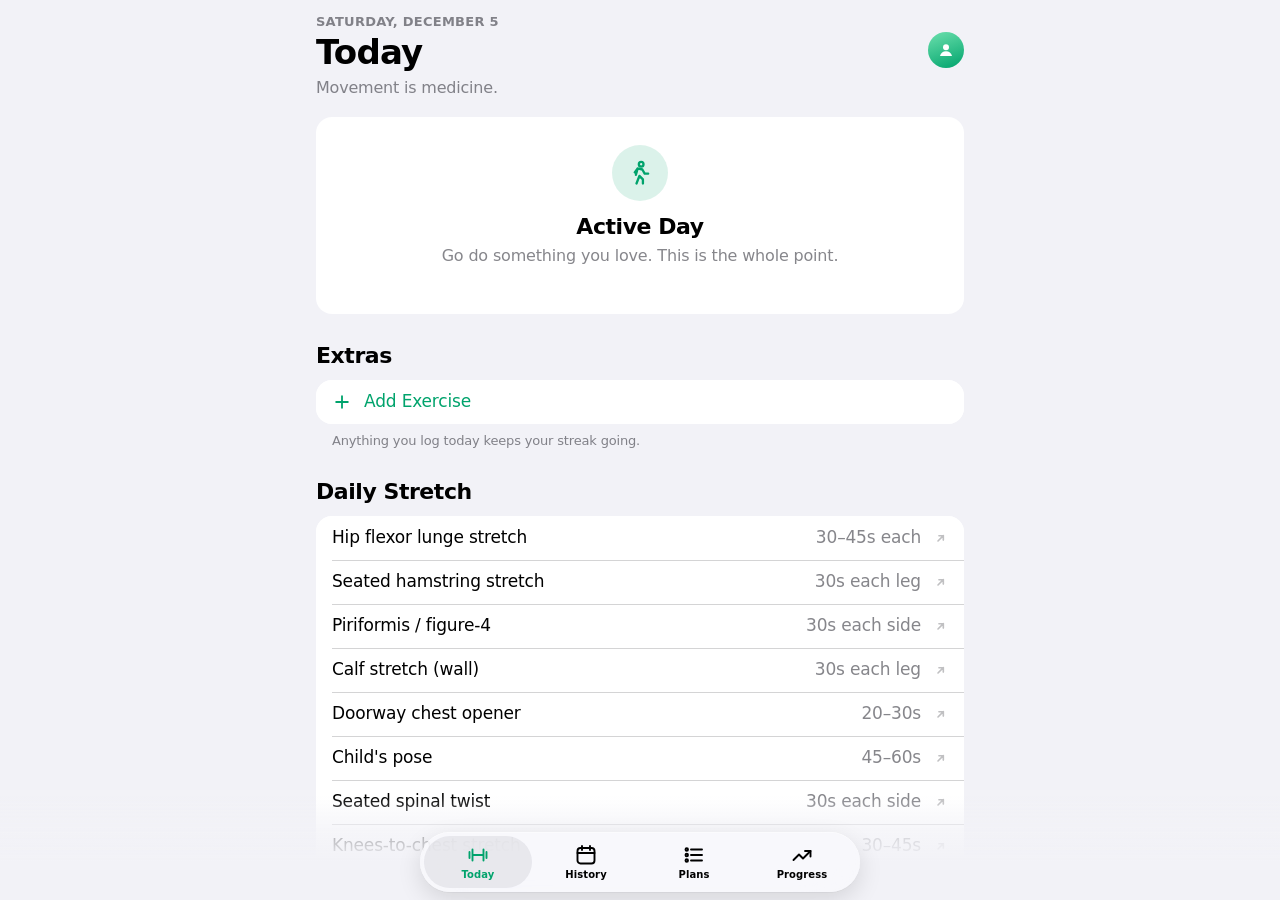
<file: index.html>
<!DOCTYPE html>
<html lang="en">
<head>
<meta charset="UTF-8">
<meta name="viewport" content="width=device-width, initial-scale=1, viewport-fit=cover, user-scalable=no">
<meta name="apple-mobile-web-app-capable" content="yes">
<meta name="mobile-web-app-capable" content="yes">
<meta name="apple-mobile-web-app-status-bar-style" content="black-translucent">
<meta name="apple-mobile-web-app-title" content="Forged">
<meta name="color-scheme" content="light dark">
<meta name="theme-color" content="#000000" id="meta-theme">
<meta http-equiv="Cache-Control" content="no-cache, no-store, must-revalidate">
<meta http-equiv="Pragma" content="no-cache">
<meta http-equiv="Expires" content="0">
<title>Forged</title>
<script>
// Apply the saved appearance before first paint so there's no flash.
(function(){var t;try{t=localStorage.getItem('forged_theme');}catch(e){}
if(t==='light'||t==='dark')document.documentElement.setAttribute('data-theme',t);}());
</script>
<link rel="manifest" href="manifest.webmanifest">
<link rel="apple-touch-icon" href="icons/apple-touch-icon.png">
<link rel="icon" type="image/png" href="icons/icon-192.png">
<link rel="stylesheet" href="css/app.css?v=2.2.3">
</head>
<body>

<div id="app">

  <!-- ═══ TODAY ═══ -->
  <main class="screen active" id="screen-today" data-tab="today">
    <header class="navbar"><div class="navbar-title" id="today-navtitle">Today</div></header>
    <div class="title-row">
      <div class="title-block">
        <div class="eyebrow" id="today-date"></div>
        <h1 class="large-title" id="today-title">Today</h1>
      </div>
      <button class="account-btn" onclick="openSettings()" aria-label="Settings"><span class="account-initial"></span></button>
    </div>
    <p class="title-sub" id="today-motto"></p>
    <div id="today-content"></div>
  </main>

  <!-- ═══ HISTORY ═══ -->
  <main class="screen" id="screen-history" data-tab="history">
    <header class="navbar"><div class="navbar-title">History</div></header>
    <div class="title-row">
      <div class="title-block"><h1 class="large-title">History</h1></div>
      <button class="account-btn" onclick="openSettings()" aria-label="Settings"><span class="account-initial"></span></button>
    </div>
    <div class="pad"><div class="segmented" id="hist-seg"></div></div>

    <div id="hist-cal-view">
      <section class="card cal-card">
        <div class="cal-head">
          <h2 class="cal-month" id="cal-month-label"></h2>
          <div class="cal-arrows">
            <button class="icon-btn" onclick="calPager.prev()" aria-label="Previous month"><svg viewBox="0 0 24 24"><path d="M15 5l-7 7 7 7"/></svg></button>
            <button class="icon-btn" id="cal-next-btn" onclick="calPager.next()" aria-label="Next month"><svg viewBox="0 0 24 24"><path d="M9 5l7 7-7 7"/></svg></button>
          </div>
        </div>
        <div class="cal-dow"><span>S</span><span>M</span><span>T</span><span>W</span><span>T</span><span>F</span><span>S</span></div>
        <div class="cal-viewport"><div class="cal-grid" id="cal-grid"></div></div>
        <div class="cal-legend">
          <span><i class="lg complete"></i>Complete</span>
          <span><i class="lg partial"></i>Partial</span>
          <span><i class="lg missed"></i>Missed</span>
          <span><i class="lg rest"></i>Rest</span>
        </div>
      </section>
      <div id="cal-detail"></div>
      <h2 class="section-title">Weekly Activity</h2>
      <section class="card chart-card">
        <div class="freq-caption">Days trained per week</div>
        <div class="freq-chart" id="freq-chart"></div>
      </section>
    </div>

    <div id="hist-list-view" hidden>
      <div id="history-content"></div>
    </div>
  </main>

  <!-- ═══ PLANS ═══ -->
  <main class="screen" id="screen-plans" data-tab="plans">
    <header class="navbar"><div class="navbar-title">Plans</div></header>
    <div class="title-row">
      <div class="title-block"><h1 class="large-title">Plans</h1></div>
      <button class="round-btn tint" id="plans-add-btn" onclick="plansAdd()" aria-label="New plan"><svg viewBox="0 0 24 24"><path d="M12 5v14M5 12h14"/></svg></button>
      <button class="account-btn" onclick="openSettings()" aria-label="Settings"><span class="account-initial"></span></button>
    </div>
    <div class="pad"><div class="segmented" id="plan-seg"></div></div>

    <div id="plan-tab-week">
      <h2 class="section-title">This Week</h2>
      <div class="list" id="week-assignment"></div>
      <p class="list-footer" id="week-footer"></p>
      <h2 class="section-title">My Plans</h2>
      <div class="list" id="plans-list"></div>
      <h2 class="section-title">Programs</h2>
      <div id="packs-list"></div>
    </div>

    <div id="plan-tab-ex" hidden>
      <div class="pad search-pad"><label class="search"><svg viewBox="0 0 24 24"><circle cx="11" cy="11" r="7"/><path d="M20 20l-3.5-3.5"/></svg><input type="search" id="lib-search" placeholder="Search exercises" autocomplete="off" oninput="renderExLib()"></label></div>
      <div class="chips" id="lib-chips"></div>
      <div id="ex-lib"></div>
    </div>

    <div id="plan-tab-stretch" hidden>
      <div id="stretch-lib"></div>
    </div>
  </main>

  <!-- ═══ PROGRESS ═══ -->
  <main class="screen" id="screen-progress" data-tab="progress">
    <header class="navbar"><div class="navbar-title">Progress</div></header>
    <div class="title-row">
      <div class="title-block">
        <div class="eyebrow" id="progress-name"></div>
        <h1 class="large-title">Progress</h1>
      </div>
      <button class="account-btn" onclick="openSettings()" aria-label="Settings"><span class="account-initial"></span></button>
    </div>
    <div class="tiles" id="standing-stats"></div>
    <div id="monthly-summary-wrap"></div>

    <div class="section-title-row">
      <h2 class="section-title">Muscles Worked</h2>
      <div class="segmented small" id="body-seg"></div>
    </div>
    <section class="card body-card" id="body-map"></section>

    <h2 class="section-title">Personal Records</h2>
    <div class="list" id="pb-showcase"></div>
    <div id="insights"></div>

    <div class="section-title-row">
      <h2 class="section-title">Body Weight</h2>
      <div class="segmented small" id="bw-seg"></div>
    </div>
    <section class="card bw-card">
      <div id="bw-stats-row"></div>
      <div id="bw-chart-area"></div>
      <form class="bw-add" onsubmit="event.preventDefault();saveBwEntry()">
        <input class="field" id="bw-val-input" type="number" inputmode="decimal" placeholder="Today's weight" step="0.1" min="0">
        <button class="btn tint compact" type="submit">Log</button>
      </form>
    </section>
    <div class="list" id="bw-entries"></div>

    <div class="section-title-row">
      <h2 class="section-title">Awards</h2>
      <span class="section-meta" id="badge-count"></span>
    </div>
    <div class="badges" id="badges-grid"></div>

    <div class="section-title-row">
      <h2 class="section-title">Notes</h2>
      <button class="text-btn" onclick="openNoteModal()">Add</button>
    </div>
    <div class="list" id="notes-list"></div>

    <h2 class="section-title">Tools</h2>
    <div class="list">
      <button class="row nav-row" onclick="openORM()">
        <span class="row-icon" style="--c:var(--tint)"><svg viewBox="0 0 24 24"><path d="M4 19V5M4 19h16M8 15l4-5 3 3 5-6"/></svg></span>
        <span class="row-main"><span class="row-title">1 Rep Max Calculator</span></span>
        <svg class="chev" viewBox="0 0 24 24"><path d="M9 5l7 7-7 7"/></svg>
      </button>
      <button class="row nav-row" onclick="openPlates()">
        <span class="row-icon" style="--c:var(--orange)"><svg viewBox="0 0 24 24"><rect x="3" y="7" width="3" height="10" rx="1"/><rect x="18" y="7" width="3" height="10" rx="1"/><rect x="6.5" y="5" width="3" height="14" rx="1"/><rect x="14.5" y="5" width="3" height="14" rx="1"/><path d="M9.5 12h5"/></svg></span>
        <span class="row-main"><span class="row-title">Plate Calculator</span></span>
        <svg class="chev" viewBox="0 0 24 24"><path d="M9 5l7 7-7 7"/></svg>
      </button>
    </div>
  </main>

  <div class="tab-edge" aria-hidden="true"></div>

  <!-- ═══ REST TIMER (floats above the tab bar) ═══ -->
  <div class="rest-pill" id="rest-timer-bar" aria-live="polite">
    <div class="rest-ring">
      <svg viewBox="0 0 44 44"><circle class="track" cx="22" cy="22" r="19"/><circle class="fill" id="rest-ring-fg" cx="22" cy="22" r="19"/></svg>
    </div>
    <div class="rest-body">
      <div class="rest-time" id="rest-timer-num">1:30</div>
      <div class="rest-label" id="rest-timer-label">Rest</div>
    </div>
    <button class="rest-btn" onclick="addRestTime(30)">+30s</button>
    <button class="rest-btn primary" onclick="skipRest()">Skip</button>
  </div>

  <!-- ═══ TAB BAR ═══ -->
  <nav class="tabbar" role="tablist">
    <div class="tab-indicator" id="tab-indicator"></div>
    <button class="tab active" data-tab="today" onclick="showScreen('today')" role="tab">
      <svg viewBox="0 0 24 24"><path d="M6.5 6.5v11M17.5 6.5v11M3.5 9v6M20.5 9v6M6.5 12h11"/></svg><span>Today</span>
    </button>
    <button class="tab" data-tab="history" onclick="showScreen('history')" role="tab">
      <svg viewBox="0 0 24 24"><rect x="3.5" y="5" width="17" height="15.5" rx="3"/><path d="M3.5 10h17M8 3v4M16 3v4"/></svg><span>History</span>
    </button>
    <button class="tab" data-tab="plans" onclick="showScreen('plans')" role="tab">
      <svg viewBox="0 0 24 24"><path d="M9 6.5h11M9 12h11M9 17.5h11"/><circle cx="4.75" cy="6.5" r="1.25"/><circle cx="4.75" cy="12" r="1.25"/><circle cx="4.75" cy="17.5" r="1.25"/></svg><span>Plans</span>
    </button>
    <button class="tab" data-tab="progress" onclick="showScreen('progress')" role="tab">
      <svg viewBox="0 0 24 24"><path d="M3.5 17l5.5-5.5 4 4 7.5-7.5"/><path d="M15 8h5.5v5.5"/></svg><span>Progress</span>
    </button>
  </nav>
</div>



<!-- ═══ HUD / TOAST ═══ -->
<div class="hud" id="toast" role="status"><span class="hud-icon" id="toast-icon"></span><span class="hud-text" id="toast-text"></span><button class="hud-action" id="toast-action" hidden>Undo</button></div>

<!-- ═══════════════ SHEETS ═══════════════ -->

<!-- Log sets -->
<div class="sheet-layer" id="log-modal" aria-hidden="true">
  <div class="scrim"></div>
  <section class="sheet" role="dialog" aria-modal="true" aria-labelledby="lm-title">
    <div class="sheet-grabber"></div>
    <header class="sheet-nav">
      <button class="nav-btn" data-close>Cancel</button>
      <div class="sheet-heading"><h2 class="sheet-title" id="lm-title"></h2><div class="sheet-subtitle" id="lm-sub"></div></div>
      <button class="nav-btn strong" onclick="saveLog()">Save</button>
    </header>
    <div class="sheet-body">
      <div id="lm-prev"></div>
      <div id="lm-prog"></div>
      <div id="lm-options"></div>
      <div id="warmup-grid"></div>
      <div class="sets" id="sets-grid"></div>
      <button class="btn plain add-set" onclick="addSetRow()"><svg viewBox="0 0 24 24"><path d="M12 5v14M5 12h14"/></svg>Add Set</button>
      <div class="field-label">Effort</div>
      <div class="segmented" id="feel-seg"></div>
      <div class="field-label">Note</div>
      <input class="field" id="lm-note" placeholder="Increased weight, felt strong…" enterkeyhint="done">
      <div class="sheet-links" id="lm-links"></div>
    </div>
  </section>
</div>

<!-- Exercise picker (add to today / to a plan) -->
<div class="sheet-layer" id="picker-modal" aria-hidden="true">
  <div class="scrim"></div>
  <section class="sheet tall" role="dialog" aria-modal="true" aria-labelledby="picker-title">
    <div class="sheet-grabber"></div>
    <header class="sheet-nav">
      <span class="nav-spacer"></span>
      <div class="sheet-heading"><h2 class="sheet-title" id="picker-title">Add Exercise</h2></div>
      <button class="nav-btn strong" data-close>Done</button>
    </header>
    <div class="sheet-search">
      <label class="search"><svg viewBox="0 0 24 24"><circle cx="11" cy="11" r="7"/><path d="M20 20l-3.5-3.5"/></svg><input type="search" id="picker-search" placeholder="Search exercises" autocomplete="off" oninput="renderPicker()"></label>
      <div class="chips" id="picker-chips"></div>
    </div>
    <div class="sheet-body flush" id="picker-list"></div>
  </section>
</div>

<!-- Exercise detail (library) -->
<div class="sheet-layer" id="exd-modal" aria-hidden="true">
  <div class="scrim"></div>
  <section class="sheet" role="dialog" aria-modal="true" aria-labelledby="exd-title">
    <div class="sheet-grabber"></div>
    <header class="sheet-nav">
      <button class="nav-btn" data-close>Close</button>
      <div class="sheet-heading"><h2 class="sheet-title" id="exd-title"></h2></div>
      <button class="nav-btn" id="exd-edit">Edit</button>
    </header>
    <div class="sheet-body" id="exd-body"></div>
  </section>
</div>

<!-- Add / edit exercise -->
<div class="sheet-layer" id="ex-modal" aria-hidden="true">
  <div class="scrim"></div>
  <section class="sheet tall" role="dialog" aria-modal="true" aria-labelledby="em-title">
    <div class="sheet-grabber"></div>
    <header class="sheet-nav">
      <button class="nav-btn" data-close>Cancel</button>
      <div class="sheet-heading"><h2 class="sheet-title" id="em-title">New Exercise</h2></div>
      <button class="nav-btn strong" onclick="saveExercise()">Save</button>
    </header>
    <div class="sheet-body">
      <div class="form-list">
        <label class="form-row"><span class="form-key">Name</span><input class="form-input" id="em-name" placeholder="Leg press" autocomplete="off"></label>
        <label class="form-row"><span class="form-key">Muscle</span>
          <select class="form-select" id="em-muscle">
            <option value="legs">Legs</option><option value="back">Back &amp; Core</option><option value="chest">Chest</option>
            <option value="shoulders">Shoulders</option><option value="arms">Arms</option><option value="cardio">Cardio</option>
            <option value="balance">Balance</option><option value="full">Full Body</option>
          </select>
          <svg class="chev updown" viewBox="0 0 24 24"><path d="M8 9l4-4 4 4M8 15l4 4 4-4"/></svg>
        </label>
      </div>
      <div class="field-label">Type</div>
      <div class="segmented" id="em-type-seg"></div>
      <div class="form-list">
        <label class="form-row"><span class="form-key">Target sets</span><input class="form-input num" id="em-sets" type="number" inputmode="numeric" placeholder="3" min="1"></label>
        <label class="form-row"><span class="form-key" id="em-val-label">Target reps</span><input class="form-input num" id="em-val" type="number" inputmode="numeric" placeholder="12" min="1"></label>
        <label class="form-row"><span class="form-key">Guide link</span><input class="form-input" id="em-link" placeholder="Optional" type="url" autocomplete="off"></label>
      </div>
      <div class="field-label">Paired Stretches</div>
      <div class="list inset-none" id="em-stretches"></div>
      <button class="btn destructive-plain" id="em-delete-btn" onclick="deleteCustomEx()" hidden>Delete Exercise</button>
    </div>
  </section>
</div>

<!-- Plan editor -->
<div class="sheet-layer" id="plan-modal" aria-hidden="true">
  <div class="scrim"></div>
  <section class="sheet tall" role="dialog" aria-modal="true" aria-labelledby="pm-title">
    <div class="sheet-grabber"></div>
    <header class="sheet-nav">
      <button class="nav-btn" data-close>Cancel</button>
      <div class="sheet-heading"><h2 class="sheet-title" id="pm-title">Edit Plan</h2></div>
      <button class="nav-btn strong" onclick="savePlan()">Save</button>
    </header>
    <div class="sheet-body">
      <div class="form-list">
        <label class="form-row"><span class="form-key">Name</span><input class="form-input" id="pm-name" placeholder="Upper body" autocomplete="off"></label>
        <div class="form-row"><span class="form-key">Color</span><div class="swatches" id="pm-colors"></div></div>
      </div>
      <div class="field-label">Days</div>
      <div class="day-toggles" id="pm-days"></div>
      <div class="field-label">Exercises <span class="field-hint">Drag ≡ to reorder</span></div>
      <div class="list inset-none" id="pm-ex-list"></div>
      <button class="btn plain" onclick="openPicker('plan')"><svg viewBox="0 0 24 24"><path d="M12 5v14M5 12h14"/></svg>Add Exercises</button>
      <button class="btn destructive-plain" id="pm-delete-btn" onclick="deletePlan()" hidden>Delete Plan</button>
    </div>
  </section>
</div>

<!-- Note -->
<div class="sheet-layer" id="note-modal" aria-hidden="true">
  <div class="scrim"></div>
  <section class="sheet" role="dialog" aria-modal="true" aria-labelledby="note-title">
    <div class="sheet-grabber"></div>
    <header class="sheet-nav">
      <button class="nav-btn" data-close>Cancel</button>
      <div class="sheet-heading"><h2 class="sheet-title" id="note-title">New Note</h2></div>
      <button class="nav-btn strong" onclick="saveNote()">Save</button>
    </header>
    <div class="sheet-body">
      <div class="form-list">
        <label class="form-row"><span class="form-key">Exercise</span>
          <select class="form-select" id="note-ex-sel"><option value="">General</option></select>
          <svg class="chev updown" viewBox="0 0 24 24"><path d="M8 9l4-4 4 4M8 15l4 4 4-4"/></svg>
        </label>
      </div>
      <textarea class="field area" id="note-text" placeholder="Increased to 185 lbs, form felt solid…" rows="5"></textarea>
    </div>
  </section>
</div>

<!-- Progress chart -->
<div class="sheet-layer" id="chart-modal" aria-hidden="true">
  <div class="scrim"></div>
  <section class="sheet tall" role="dialog" aria-modal="true" aria-labelledby="chart-title">
    <div class="sheet-grabber"></div>
    <header class="sheet-nav">
      <span class="nav-spacer"></span>
      <div class="sheet-heading"><h2 class="sheet-title" id="chart-title"></h2></div>
      <button class="nav-btn strong" data-close>Done</button>
    </header>
    <div class="sheet-body">
      <div class="segmented" id="metric-toggle"></div>
      <div class="chart-readout" id="chart-readout"></div>
      <div class="line-chart" id="line-chart-wrap" data-no-drag></div>
      <div class="tiles three" id="chart-stats"></div>
      <div class="field-label">Sessions</div>
      <div class="list inset-none" id="chart-hist-list"></div>
    </div>
  </section>
</div>

<!-- Settings -->
<div class="sheet-layer" id="settings-modal" aria-hidden="true">
  <div class="scrim"></div>
  <section class="sheet tall" role="dialog" aria-modal="true" aria-labelledby="settings-title">
    <div class="sheet-grabber"></div>
    <header class="sheet-nav">
      <span class="nav-spacer"></span>
      <div class="sheet-heading"><h2 class="sheet-title" id="settings-title">Settings</h2></div>
      <button class="nav-btn strong" data-close>Done</button>
    </header>
    <div class="sheet-body grouped">
      <div class="profile-head">
        <div class="avatar-lg"><span class="account-initial"></span></div>
        <input class="profile-name" id="setting-name" placeholder="Your name" autocomplete="off" enterkeyhint="done">
        <div class="profile-since" id="setting-start"></div>
      </div>
      <div class="list">
        <div class="row"><span class="row-main"><span class="row-title">Total workouts</span></span><span class="row-value" id="setting-total">0</span></div>
        <div class="row"><span class="row-main"><span class="row-title">Best streak</span></span><span class="row-value" id="setting-best-streak">0 days</span></div>
        <div class="row"><span class="row-main"><span class="row-title">Days logged</span></span><span class="row-value" id="setting-days">0</span></div>
      </div>

      <div class="group-header">Appearance</div>
      <div class="list"><div class="row"><div class="segmented full" id="theme-seg"></div></div></div>

      <div class="group-header">Workouts</div>
      <div class="list">
        <div class="row"><span class="row-main"><span class="row-title">Keep Screen On</span><span class="row-sub">While a workout is in progress</span></span><button class="switch" role="switch" id="keep-awake-switch" aria-checked="true" aria-label="Keep screen on during workouts"></button></div>
      </div>

      <div class="group-header">Apple Health</div>
      <div class="list">
        <button class="row nav-row" onclick="sendToHealth()">
          <span class="row-icon" style="--c:#FF2D55"><svg viewBox="0 0 24 24"><path d="M12 20s-7-4.4-7-10a4 4 0 017-2.6A4 4 0 0119 10c0 5.6-7 10-7 10z"/></svg></span>
          <span class="row-main"><span class="row-title">Send Today to Health</span><span class="row-sub">Body weight and workout time</span></span>
        </button>
        <button class="row nav-row" onclick="showHealthInfo()">
          <span class="row-main"><span class="row-title">Set Up the Health Shortcut</span></span>
          <svg class="chev" viewBox="0 0 24 24"><path d="M9 5l7 7-7 7"/></svg>
        </button>
      </div>

      <div class="group-header">Backup</div>
      <div class="list">
        <button class="row nav-row" onclick="backupToFile()">
          <span class="row-icon" style="--c:var(--tint)"><svg viewBox="0 0 24 24"><path d="M12 4v11M7.5 10.5L12 15l4.5-4.5M5 19.5h14"/></svg></span>
          <span class="row-main"><span class="row-title">Save Backup File</span></span>
        </button>
        <button class="row nav-row" onclick="document.getElementById('restore-input').click()">
          <span class="row-icon" style="--c:var(--orange)"><svg viewBox="0 0 24 24"><path d="M12 15V4M7.5 8.5L12 4l4.5 4.5M5 19.5h14"/></svg></span>
          <span class="row-main"><span class="row-title">Restore From Backup</span></span>
        </button>
      </div>
      <p class="group-footer" id="backup-status">Saves a .json file of everything — keep it in Files or iCloud Drive.</p>
      <input type="file" accept=".json,application/json" id="restore-input" hidden onchange="restoreFromFile(event)">

      <div class="group-header">Export</div>
      <div class="list">
        <button class="row nav-row" onclick="openExportModal('csv')">
          <span class="row-main"><span class="row-title">Workouts as CSV</span><span class="row-sub">For Strong or Hevy → Apple Health</span></span>
          <svg class="chev" viewBox="0 0 24 24"><path d="M9 5l7 7-7 7"/></svg>
        </button>
        <button class="row nav-row" onclick="openExportModal('json')">
          <span class="row-main"><span class="row-title">All Data as JSON</span><span class="row-sub">Full structured export</span></span>
          <svg class="chev" viewBox="0 0 24 24"><path d="M9 5l7 7-7 7"/></svg>
        </button>
        <button class="row nav-row" onclick="openExportModal('bwcsv')">
          <span class="row-main"><span class="row-title">Body Weight as CSV</span><span class="row-sub">Date, weight, unit</span></span>
          <svg class="chev" viewBox="0 0 24 24"><path d="M9 5l7 7-7 7"/></svg>
        </button>
      </div>

      <div class="list spaced">
        <button class="row destructive" onclick="confirmClear()"><span class="row-main"><span class="row-title">Clear All Data</span></span></button>
      </div>
      <p class="group-footer">Clears workouts, records, notes and body weight. Plans and custom exercises are kept.</p>
    </div>
  </section>
</div>

<!-- Export -->
<div class="sheet-layer" id="export-modal" aria-hidden="true">
  <div class="scrim"></div>
  <section class="sheet" role="dialog" aria-modal="true" aria-labelledby="export-title">
    <div class="sheet-grabber"></div>
    <header class="sheet-nav">
      <span class="nav-spacer"></span>
      <div class="sheet-heading"><h2 class="sheet-title" id="export-title">Export</h2><div class="sheet-subtitle" id="export-sub"></div></div>
      <button class="nav-btn strong" data-close>Done</button>
    </header>
    <div class="sheet-body">
      <pre class="code-preview" id="export-preview"></pre>
      <div class="btn-pair">
        <button class="btn gray" onclick="copyExport()">Copy</button>
        <button class="btn tint" onclick="downloadExport()">Download</button>
      </div>
      <p class="footnote" id="export-health-tip"></p>
    </div>
  </section>
</div>

<!-- Apple Health guide -->
<div class="sheet-layer" id="health-modal" aria-hidden="true">
  <div class="scrim"></div>
  <section class="sheet" role="dialog" aria-modal="true" aria-labelledby="health-title">
    <div class="sheet-grabber"></div>
    <header class="sheet-nav">
      <span class="nav-spacer"></span>
      <div class="sheet-heading"><h2 class="sheet-title" id="health-title">Apple Health Shortcut</h2></div>
      <button class="nav-btn strong" data-close>Done</button>
    </header>
    <div class="sheet-body">
      <p class="lede">Forged is a web app, and only native apps can write to Apple Health directly. A Shortcut you build once bridges the gap: Forged hands it your data and the Shortcut logs it.</p>
      <div class="field-label">Build the Shortcut (once)</div>
      <ol class="steps">
        <li>Open the <strong>Shortcuts</strong> app, tap <strong>+</strong>, and name it exactly <strong>Forged to Health</strong>.</li>
        <li>Add <strong>Get Dictionary from Input</strong>. This reads what Forged sends.</li>
        <li>Add <strong>Get Dictionary Value</strong> and set the key to <strong>weight</strong>.</li>
        <li>Add <strong>If</strong> → <em>Dictionary Value</em> <strong>has any value</strong>.</li>
        <li>Inside the If, add <strong>Log Health Sample</strong>: Type <strong>Weight</strong>, Value <em>Dictionary Value</em>, and the unit you use (lb or kg).</li>
        <li>Optional: if your Shortcuts app has <strong>Log Workout</strong>, add it after the If and use the <strong>workoutStart</strong> and <strong>workoutEnd</strong> values (type: Traditional Strength Training).</li>
      </ol>
      <p class="footnote">The first time it runs, iOS asks to allow Shortcuts to write to Health. After that, use <strong>Send to Apple Health</strong> after a workout or a weigh-in.</p>
      <button class="btn tint" style="margin-top:16px" onclick="sendToHealth()">Test It With Today’s Data</button>
      <div class="field-label">Full workout history</div>
      <ol class="steps"><li>Export workouts as CSV in Settings.</li><li>Import the CSV into <strong>Strong</strong> or <strong>Hevy</strong> (both free).</li><li>Turn on Apple Health in that app — it syncs your sets and workouts.</li></ol>
    </div>
  </section>
</div>

<!-- 1RM calculator -->
<div class="sheet-layer" id="orm-modal" aria-hidden="true">
  <div class="scrim"></div>
  <section class="sheet tall" role="dialog" aria-modal="true" aria-labelledby="orm-title">
    <div class="sheet-grabber"></div>
    <header class="sheet-nav">
      <span class="nav-spacer"></span>
      <div class="sheet-heading"><h2 class="sheet-title" id="orm-title">1 Rep Max</h2></div>
      <button class="nav-btn strong" data-close>Done</button>
    </header>
    <div class="sheet-body">
      <div class="calc-inputs">
        <label class="calc-field"><span>Weight</span><input id="orm-weight" type="number" inputmode="decimal" placeholder="135" min="0" oninput="calcORM()"></label>
        <span class="calc-times">×</span>
        <label class="calc-field"><span>Reps</span><input id="orm-reps" type="number" inputmode="numeric" placeholder="8" min="1" max="30" oninput="calcORM()"></label>
      </div>
      <div class="segmented" id="orm-unit-seg"></div>
      <div id="orm-results"></div>
      <div class="form-list">
        <label class="form-row"><span class="form-key">Load a record</span>
          <select class="form-select" id="orm-pb-select" onchange="loadPBIntoORM()"><option value="">Choose</option></select>
          <svg class="chev updown" viewBox="0 0 24 24"><path d="M8 9l4-4 4 4M8 15l4 4 4-4"/></svg>
        </label>
      </div>
    </div>
  </section>
</div>

<!-- Plate calculator -->
<div class="sheet-layer" id="plates-modal" aria-hidden="true">
  <div class="scrim"></div>
  <section class="sheet" role="dialog" aria-modal="true" aria-labelledby="plates-title">
    <div class="sheet-grabber"></div>
    <header class="sheet-nav">
      <span class="nav-spacer"></span>
      <div class="sheet-heading"><h2 class="sheet-title" id="plates-title">Plate Calculator</h2></div>
      <button class="nav-btn strong" data-close>Done</button>
    </header>
    <div class="sheet-body">
      <div class="calc-inputs single">
        <label class="calc-field"><span>Target weight</span><input id="plate-weight-input" type="number" inputmode="decimal" placeholder="135" min="0" oninput="calcPlates()"></label>
      </div>
      <div class="segmented" id="plate-unit-seg"></div>
      <div class="form-list">
        <label class="form-row"><span class="form-key">Bar</span>
          <select class="form-select" id="plate-bar-select" onchange="calcPlates()"></select>
          <svg class="chev updown" viewBox="0 0 24 24"><path d="M8 9l4-4 4 4M8 15l4 4 4-4"/></svg>
        </label>
      </div>
      <div id="plate-result"></div>
    </div>
  </section>
</div>

<!-- Workout summary -->
<div class="sheet-layer" id="summary-modal" aria-hidden="true">
  <div class="scrim"></div>
  <section class="sheet" role="dialog" aria-modal="true" aria-labelledby="summary-title">
    <div class="sheet-grabber"></div>
    <header class="sheet-nav">
      <span class="nav-spacer"></span>
      <div class="sheet-heading"><h2 class="sheet-title" id="summary-title">Summary</h2></div>
      <button class="nav-btn strong" data-close>Done</button>
    </header>
    <div class="sheet-body" id="summary-body"></div>
  </section>
</div>

<!-- Program detail -->
<div class="sheet-layer" id="program-modal" aria-hidden="true">
  <div class="scrim"></div>
  <section class="sheet tall" role="dialog" aria-modal="true" aria-labelledby="program-title">
    <div class="sheet-grabber"></div>
    <header class="sheet-nav">
      <button class="nav-btn" data-close>Close</button>
      <div class="sheet-heading"><h2 class="sheet-title" id="program-title">Program</h2></div>
      <span class="nav-spacer"></span>
    </header>
    <div class="sheet-body" id="program-body"></div>
  </section>
</div>

<script src="js/motion.js?v=2.2.3"></script>
<script src="js/data.js?v=2.2.3"></script>
<script src="js/body.js?v=2.2.3"></script>
<script src="js/app.js?v=2.2.3"></script>
</body>
</html>
</file>
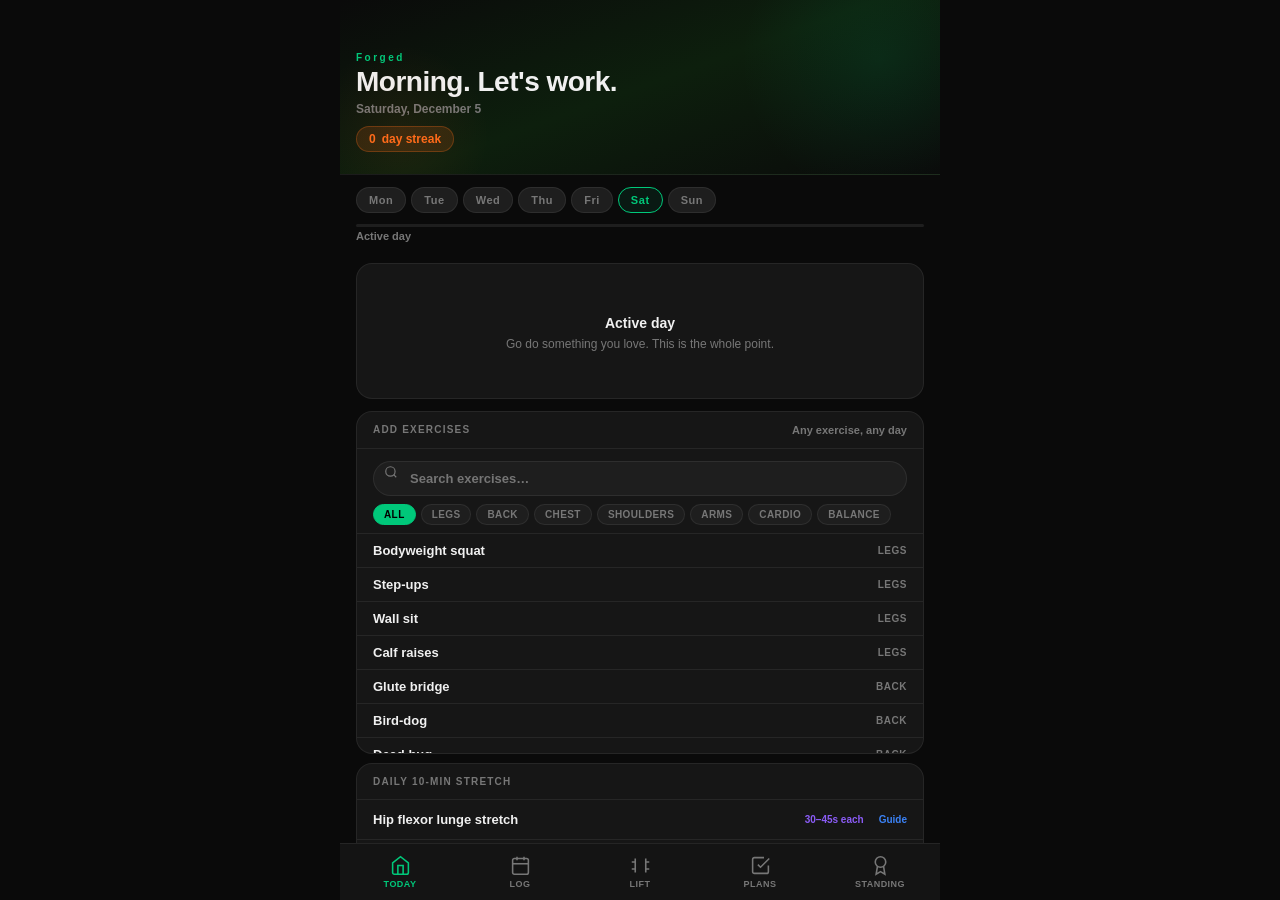
<file: forged-app.html>
<!DOCTYPE html>
<html lang="en">
<head>
<meta charset="UTF-8">
<meta name="viewport" content="width=device-width, initial-scale=1.0, maximum-scale=1.0, user-scalable=no">
<meta name="apple-mobile-web-app-capable" content="yes">
<meta name="apple-mobile-web-app-status-bar-style" content="black-translucent">
<meta name="apple-mobile-web-app-title" content="FORGED">
<meta name="theme-color" content="#0a0a0a">
<title>FORGED</title>
<style>
:root{--fire:#FF6B1A;--fire-l:rgba(255,107,26,0.12);
--green:#00C87A;--green-l:rgba(0,200,122,0.12);--green-d:#009a5c;
--gold:#F5C842;--gold-l:rgba(245,200,66,0.1);
--purple:#8B5CF6;--purple-l:rgba(139,92,246,0.12);
--blue:#3B82F6;--blue-l:rgba(59,130,246,0.12);
--red:#EF4444;--red-l:rgba(239,68,68,0.1);
--dark:#0a0a0a;--dark2:#141414;--dark3:#1e1e1e;--dark4:#282828;
--card:#161616;--text:#f0f0f0;--muted:#777;--border:rgba(255,255,255,0.07);
--safe-bottom:env(safe-area-inset-bottom,0px);
--grad:linear-gradient(160deg,#0a0a0a 0%,#0d1f0d 50%,#0a0a0a 100%);
/* Responsive spacing — scales with screen width */
--sp:clamp(10px, 3.5vw, 16px);
--sp-sm:clamp(8px, 2.5vw, 12px);
--sp-xs:clamp(5px, 1.5vw, 8px);
--r:clamp(12px, 3vw, 16px);
--rs:clamp(8px, 2vw, 10px);}
*{box-sizing:border-box;margin:0;padding:0;-webkit-tap-highlight-color:transparent}
html,body{height:100%;overflow:hidden;font-family:-apple-system,BlinkMacSystemFont,'SF Pro Display',sans-serif;background:var(--dark)}
body{color:var(--text);display:flex;flex-direction:column;max-width:600px;margin:0 auto;width:100%}
.screen{flex:1;overflow-y:auto;overflow-x:hidden;padding-bottom:calc(84px + var(--safe-bottom));display:none;-webkit-overflow-scrolling:touch}
.screen.active{display:block}
.bottom-nav{position:fixed;bottom:0;left:50%;transform:translateX(-50%);width:100%;max-width:600px;background:var(--dark2);backdrop-filter:blur(24px);border-top:0.5px solid var(--border);padding:6px 0 calc(6px + var(--safe-bottom));display:grid;grid-template-columns:repeat(5,1fr);z-index:100}
.nav-btn{display:flex;flex-direction:column;align-items:center;gap:3px;padding:5px 0;border:none;background:none;cursor:pointer;color:var(--muted);font-size:9px;font-weight:700;letter-spacing:.05em;text-transform:uppercase}
.nav-btn.active{color:var(--green)}
.nav-btn svg{width:21px;height:21px;stroke-width:1.8}
.hero{background:var(--grad);padding:52px var(--sp) 22px;position:relative;overflow:hidden;border-bottom:1px solid var(--border)}
.hero::before{content:'';position:absolute;top:-80px;right:-80px;width:280px;height:280px;border-radius:50%;background:radial-gradient(circle,rgba(0,200,122,0.1) 0%,transparent 70%)}
.hero::after{content:'';position:absolute;bottom:-50px;left:-30px;width:180px;height:180px;border-radius:50%;background:radial-gradient(circle,rgba(255,107,26,0.07) 0%,transparent 70%)}
.app-label{font-size:10px;font-weight:900;letter-spacing:.25em;color:var(--green);margin-bottom:4px}
.hero-title{font-size:28px;font-weight:900;letter-spacing:-.5px;line-height:1.1;margin-bottom:4px}
.hero-sub{font-size:12px;color:var(--muted);font-weight:600}
.streak-pill{display:inline-flex;align-items:center;gap:6px;background:rgba(255,107,26,0.14);border:1px solid rgba(255,107,26,0.28);border-radius:20px;padding:5px 12px;font-size:12px;font-weight:800;margin-top:10px;color:var(--fire)}
.page-bar{background:var(--dark2);padding:50px var(--sp) 13px;border-bottom:1px solid var(--border)}
.page-bar-title{font-size:24px;font-weight:900;letter-spacing:-.3px}
.page-bar-sub{font-size:11px;color:var(--muted);margin-top:3px;font-weight:600}
.card{background:var(--card);border-radius:var(--r);margin:var(--sp-sm) var(--sp) 0;overflow:hidden;border:1px solid var(--border)}
.card-header{padding:var(--sp-sm) var(--sp);border-bottom:1px solid var(--border);display:flex;align-items:center;justify-content:space-between}
.card-title{font-size:10px;font-weight:900;color:var(--muted);text-transform:uppercase;letter-spacing:.12em}
.card-action{font-size:12px;font-weight:800;color:var(--green);border:none;background:none;cursor:pointer}
.ex-row{padding:var(--sp-sm) var(--sp);border-bottom:1px solid var(--border);display:flex;align-items:center;gap:11px}
.ex-row:last-child{border-bottom:none}
.ex-check{width:29px;height:29px;border-radius:50%;border:2px solid var(--border);display:flex;align-items:center;justify-content:center;flex-shrink:0;cursor:pointer;transition:all .2s;background:var(--dark3)}
.ex-check.done{background:var(--green);border-color:var(--green);box-shadow:0 0 14px rgba(0,200,122,0.38)}
.ex-check svg{width:14px;height:14px;stroke:#000;opacity:0;transition:opacity .2s}
.ex-check.done svg{opacity:1}
.ex-body{flex:1;min-width:0}
.ex-name{font-size:14px;font-weight:800;color:var(--text)}
.ex-meta{font-size:11px;color:var(--muted);margin-top:2px;font-weight:600}
.ex-prev{font-size:11px;color:var(--green);margin-top:3px;font-weight:700}
.ex-prev-last{font-size:11px;color:var(--muted);margin-top:2px;font-weight:600}
.ex-pb-tag{font-size:10px;color:var(--gold);font-weight:800;margin-top:2px}
.log-btn{background:var(--green-l);color:var(--green);border:1px solid rgba(0,200,122,0.22);border-radius:20px;padding:5px 11px;font-size:11px;font-weight:800;cursor:pointer;flex-shrink:0;white-space:nowrap}
.log-btn.logged{background:var(--green);color:#000;border-color:var(--green)}
.stretch-sug{background:var(--purple-l);border-radius:var(--rs);padding:10px var(--sp);margin:5px var(--sp);border-left:3px solid var(--purple)}
.stretch-sug-title{font-size:10px;font-weight:900;color:var(--purple);margin-bottom:5px;text-transform:uppercase;letter-spacing:.08em}
.stretch-item{display:flex;align-items:center;gap:8px;padding:4px 0;border-bottom:1px solid rgba(139,92,246,0.1)}
.stretch-item:last-child{border-bottom:none}
.stretch-name{font-size:12px;color:var(--text);flex:1;font-weight:500}
.stretch-dur{font-size:10px;color:var(--purple);font-weight:800;white-space:nowrap}
.stretch-link{font-size:10px;color:var(--blue);text-decoration:none;font-weight:800;white-space:nowrap;margin-left:5px}
.prog-wrap{height:3px;background:var(--dark3);margin:11px var(--sp) 3px;border-radius:2px}
.prog-bar{height:3px;border-radius:2px;background:linear-gradient(90deg,var(--green),var(--fire));transition:width .5s}
.prog-label{font-size:11px;color:var(--muted);padding:0 var(--sp) 9px;display:flex;justify-content:space-between;font-weight:700}
.day-tabs{display:flex;gap:5px;padding:var(--sp-sm) var(--sp) 0;overflow-x:auto;scrollbar-width:none}
.day-tabs::-webkit-scrollbar{display:none}
.day-tab{flex-shrink:0;padding:6px 12px;border-radius:20px;border:1px solid var(--border);background:var(--dark3);font-size:11px;font-weight:800;cursor:pointer;color:var(--muted);letter-spacing:.05em}
.day-tab.active{background:var(--green);color:#000;border-color:var(--green)}
.day-tab.today-tab{border-color:var(--green);color:var(--green);background:rgba(0,200,122,0.08)}
.modal-overlay{position:fixed;inset:0;background:rgba(0,0,0,0.8);z-index:200;display:none;align-items:flex-end;justify-content:center;backdrop-filter:blur(5px)}
.modal-overlay.show{display:flex}
.modal{background:var(--dark2);border-radius:22px 22px 0 0;width:100%;max-width:600px;padding:18px var(--sp) calc(22px + var(--safe-bottom));max-height:90vh;overflow-y:auto;border-top:1px solid var(--border)}
.modal-handle{width:36px;height:4px;background:var(--dark4);border-radius:2px;margin:0 auto 14px}
.modal-title{font-size:18px;font-weight:900;margin-bottom:2px;letter-spacing:-.2px}
.modal-sub{font-size:12px;color:var(--muted);margin-bottom:14px;font-weight:600}
.prev-rec-card{background:var(--dark3);border-radius:var(--rs);padding:var(--sp-sm) var(--sp);margin-bottom:14px;border:1px solid rgba(245,200,66,0.18)}
.prev-rec-title{font-size:10px;font-weight:900;color:var(--gold);text-transform:uppercase;letter-spacing:.1em;margin-bottom:9px}
.prev-rec-grid{display:grid;grid-template-columns:repeat(3,1fr);gap:8px}
.prev-stat{text-align:center}
.prev-stat-val{font-size:19px;font-weight:900;color:var(--text);line-height:1}
.prev-stat-val.gold{color:var(--gold)}
.prev-stat-val.green{color:var(--green)}
.prev-stat-val.fire{color:var(--fire)}
.prev-stat-lbl{font-size:10px;color:var(--muted);margin-top:3px;font-weight:700;text-transform:uppercase;letter-spacing:.04em}
.form-label{font-size:10px;font-weight:900;color:var(--muted);text-transform:uppercase;letter-spacing:.08em;margin-bottom:5px;display:block}
.form-input{width:100%;border:1px solid var(--border);border-radius:var(--rs);padding:10px 11px;font-size:15px;background:var(--dark3);color:var(--text);margin-bottom:11px;font-family:inherit}
.form-input:focus{outline:none;border-color:var(--green)}
.form-select{width:100%;border:1px solid var(--border);border-radius:var(--rs);padding:10px 11px;font-size:15px;background:var(--dark3);color:var(--text);margin-bottom:11px}
.seg-ctrl{display:flex;border:1px solid var(--border);border-radius:var(--rs);overflow:hidden;margin-bottom:11px;background:var(--dark3)}
.seg-btn{flex:1;padding:9px 4px;border:none;background:transparent;font-size:11px;font-weight:800;cursor:pointer;color:var(--muted);text-transform:uppercase;letter-spacing:.04em}
.seg-btn.active{background:var(--green);color:#000}
.sets-grid{display:flex;flex-direction:column;gap:7px;margin-bottom:7px}
.set-num{font-size:13px;font-weight:800;color:var(--muted);text-align:center}
.set-input{border:1px solid var(--border);border-radius:var(--rs);padding:9px 4px;font-size:16px;font-weight:900;text-align:center;width:100%;background:var(--dark3);color:var(--text)}
.set-input:focus{outline:none;border-color:var(--green)}
.set-unit{font-size:10px;color:var(--muted);font-weight:700}
.feel-row{display:flex;gap:5px;margin:9px 0}
.feel-btn{flex:1;padding:9px 3px;border-radius:var(--rs);border:1px solid var(--border);background:var(--dark3);font-size:12px;cursor:pointer;text-align:center;color:var(--muted);font-weight:700}
.feel-btn.active{border-color:var(--green);background:var(--green-l);color:var(--green)}
.add-set-btn{width:100%;padding:10px;background:var(--dark3);color:var(--green);border:1px dashed rgba(0,200,122,0.3);border-radius:var(--rs);font-size:11px;font-weight:900;cursor:pointer;margin-bottom:11px;text-transform:uppercase;letter-spacing:.06em}
.btn-primary{width:100%;padding:15px;background:linear-gradient(135deg,var(--green),var(--green-d));color:#000;border:none;border-radius:var(--r);font-size:15px;font-weight:900;cursor:pointer;margin-top:5px;text-transform:uppercase;letter-spacing:.06em}
.btn-primary:active{opacity:.8}
.btn-secondary{width:100%;padding:13px;background:var(--dark3);color:var(--green);border:1px solid rgba(0,200,122,0.25);border-radius:var(--r);font-size:13px;font-weight:800;cursor:pointer;margin-top:7px}
.btn-danger{width:100%;padding:13px;background:none;color:var(--red);border:1px solid rgba(239,68,68,0.25);border-radius:var(--r);font-size:13px;font-weight:800;cursor:pointer;margin-top:7px}
.modal-divider{height:1px;background:var(--border);margin:12px 0}
.modal-sec-label{font-size:10px;font-weight:900;color:var(--muted);text-transform:uppercase;letter-spacing:.08em;margin-bottom:7px}
.search-bar{margin:var(--sp-sm) var(--sp) 0;position:relative}
.search-input{width:100%;border:1px solid var(--border);border-radius:22px;padding:10px 16px 10px 38px;font-size:14px;background:var(--dark3);color:var(--text);font-weight:600}
.search-input:focus{outline:none;border-color:var(--green)}
.search-icon{position:absolute;left:13px;top:50%;transform:translateY(-50%);color:var(--muted)}
.filter-row{display:flex;gap:5px;padding:var(--sp-sm) var(--sp) 0;overflow-x:auto;scrollbar-width:none}
.filter-row::-webkit-scrollbar{display:none}
.filter-pill{flex-shrink:0;padding:5px 11px;border-radius:20px;border:1px solid var(--border);background:var(--dark3);font-size:11px;font-weight:800;cursor:pointer;color:var(--muted);text-transform:uppercase;letter-spacing:.04em}
.filter-pill.active{background:var(--green);color:#000;border-color:var(--green)}
.lib-row{padding:var(--sp-sm) var(--sp);border-bottom:1px solid var(--border);display:flex;align-items:center;gap:11px}
.lib-row:last-child{border-bottom:none}
.lib-icon{width:37px;height:37px;border-radius:10px;display:flex;align-items:center;justify-content:center;font-size:17px;flex-shrink:0;background:var(--dark3)}
.lib-body{flex:1;min-width:0}
.lib-name{font-size:13px;font-weight:800;color:var(--text)}
.lib-meta{font-size:11px;color:var(--muted);margin-top:2px;font-weight:600}
.lib-badge{font-size:9px;font-weight:900;padding:2px 6px;border-radius:20px;background:var(--fire-l);color:var(--fire);border:1px solid rgba(255,107,26,0.2);margin-left:4px;text-transform:uppercase}
.icon-btn{width:31px;height:31px;border-radius:50%;border:none;background:var(--dark3);cursor:pointer;display:flex;align-items:center;justify-content:center;flex-shrink:0}
.icon-btn svg{width:14px;height:14px;stroke:var(--muted);stroke-width:2}
.fab{position:fixed;bottom:calc(84px + var(--safe-bottom) + 13px);right:50%;transform:translateX(calc(50% - 15px));width:52px;height:52px;border-radius:50%;background:linear-gradient(135deg,var(--green),var(--green-d));color:#000;border:none;font-size:28px;font-weight:700;cursor:pointer;box-shadow:0 4px 24px rgba(0,200,122,0.4);display:none;align-items:center;justify-content:center;z-index:90}
.fab.show{display:flex}
.plan-card{background:var(--card);border-radius:var(--r);margin:0 var(--sp) var(--sp-sm);overflow:hidden;border:1px solid var(--border)}
.plan-header{padding:var(--sp);display:flex;align-items:center;gap:var(--sp-sm)}
.plan-dot{width:9px;height:9px;border-radius:50%;flex-shrink:0}
.plan-info{flex:1}
.plan-name{font-size:14px;font-weight:900}
.plan-sub{font-size:11px;color:var(--muted);margin-top:2px;font-weight:600}
.plan-edit-btn{font-size:11px;font-weight:900;color:var(--green);border:none;background:none;cursor:pointer;text-transform:uppercase;letter-spacing:.05em}
.day-assign-row{padding:7px 13px 9px;border-top:1px solid var(--border);display:flex;align-items:center;justify-content:space-between;gap:8px}
.day-pill-sm{font-size:10px;font-weight:900;padding:2px 7px;border-radius:20px;background:var(--green-l);color:var(--green);border:1px solid rgba(0,200,122,0.18)}
.plan-ex-list{padding:var(--sp-xs) var(--sp);display:flex;flex-direction:column;gap:5px}
.plan-ex-item{display:flex;align-items:center;gap:8px;padding:8px 10px;background:var(--dark3);border-radius:var(--rs);border:1px solid var(--border)}
.plan-ex-name{flex:1;font-size:13px;font-weight:700;color:var(--text)}
.stretch-check-list{display:flex;flex-direction:column;gap:4px;margin-bottom:11px;max-height:190px;overflow-y:auto}
.stretch-check-item{display:flex;align-items:center;gap:8px;padding:7px 9px;border:1px solid var(--border);border-radius:var(--rs);cursor:pointer;background:var(--dark3)}
.stretch-check-item.selected{border-color:var(--purple);background:var(--purple-l)}
.stretch-check-item span{font-size:12px;color:var(--text);font-weight:500}
.hist-day{padding:var(--sp-sm) var(--sp);border-bottom:1px solid var(--border)}
.hist-day:last-child{border-bottom:none}
.hist-head{display:flex;justify-content:space-between;align-items:center;margin-bottom:6px}
.hist-date{font-size:13px;font-weight:900}
.hist-badge{font-size:10px;font-weight:900;padding:2px 8px;border-radius:20px;background:var(--green-l);color:var(--green);border:1px solid rgba(0,200,122,0.18)}
.hist-tags{display:flex;flex-wrap:wrap;gap:4px}
.hist-tag{font-size:11px;padding:2px 7px;border-radius:20px;background:var(--dark3);color:var(--muted);border:1px solid var(--border);font-weight:600}
.rec-row{padding:var(--sp-sm) var(--sp);border-bottom:1px solid var(--border);display:flex;align-items:center;gap:11px}
.rec-row:last-child{border-bottom:none}
.rec-icon{width:37px;height:37px;border-radius:10px;display:flex;align-items:center;justify-content:center;font-size:18px;flex-shrink:0;background:var(--dark3)}
.rec-body{flex:1}
.rec-name{font-size:13px;font-weight:800}
.rec-vals{display:flex;gap:9px;margin-top:4px;flex-wrap:wrap}
.rec-val{font-size:11px;color:var(--muted);font-weight:700}
.rec-val.gold{color:var(--gold);font-weight:900}
.chart-wrap{padding:var(--sp-sm) var(--sp) 14px}
.mini-chart{display:flex;align-items:flex-end;gap:3px;height:74px}
.bar-col{display:flex;flex-direction:column;align-items:center;gap:3px;flex:1}
.bar{border-radius:3px 3px 0 0;width:100%;background:var(--dark3);min-height:4px;border:1px solid var(--border)}
.bar.hi{background:linear-gradient(180deg,var(--green),var(--green-d));border-color:var(--green)}
.bar-lbl{font-size:9px;color:var(--muted);font-weight:700}
.standing-hero{background:var(--grad);padding:52px var(--sp) 18px;border-bottom:1px solid var(--border);position:relative;overflow:hidden}
.standing-hero::before{content:'';position:absolute;top:-60px;right:-60px;width:220px;height:220px;border-radius:50%;background:radial-gradient(circle,rgba(0,200,122,0.09) 0%,transparent 70%)}
.s-name{font-size:11px;font-weight:900;color:var(--green);text-transform:uppercase;letter-spacing:.15em;margin-bottom:4px}
.s-title{font-size:26px;font-weight:900;letter-spacing:-.4px;margin-bottom:2px}
.s-sub{font-size:12px;color:var(--muted);font-weight:600}
.stats-grid{display:grid;grid-template-columns:repeat(3,1fr);gap:8px;padding:var(--sp-sm) var(--sp)}
.stat-box{background:var(--dark3);border-radius:var(--rs);padding:11px 8px;text-align:center;border:1px solid var(--border)}
.stat-val{font-size:22px;font-weight:900;line-height:1;margin-bottom:3px}
.stat-lbl{font-size:10px;font-weight:800;color:var(--muted);text-transform:uppercase;letter-spacing:.06em}
.stat-val.green{color:var(--green)}
.stat-val.fire{color:var(--fire)}
.stat-val.gold{color:var(--gold)}
.badges-grid{display:grid;grid-template-columns:repeat(3,1fr);gap:8px;padding:4px var(--sp) var(--sp)}
.badge{background:var(--dark3);border-radius:var(--r);padding:13px 8px;text-align:center;border:1px solid var(--border);position:relative;overflow:hidden}
.badge.earned{border-color:rgba(245,200,66,0.35);background:rgba(245,200,66,0.05)}
.badge-icon{font-size:26px;margin-bottom:5px;display:block;filter:grayscale(1);opacity:.25}
.badge.earned .badge-icon{filter:none;opacity:1}
.badge-name{font-size:10px;font-weight:900;color:var(--muted);text-transform:uppercase;letter-spacing:.04em;line-height:1.3}
.badge.earned .badge-name{color:var(--gold)}
.badge-desc{font-size:9px;color:var(--muted);margin-top:2px;line-height:1.4}
.pb-row-head{display:grid;grid-template-columns:1fr 68px 68px 46px;gap:4px;padding:7px var(--sp);background:var(--dark3)}
.pb-col{font-size:10px;font-weight:900;color:var(--muted);text-transform:uppercase;letter-spacing:.06em;text-align:center}
.pb-col.left{text-align:left}
.pb-row{display:grid;grid-template-columns:1fr 68px 68px 46px;gap:4px;padding:var(--sp-sm) var(--sp);border-bottom:1px solid var(--border);align-items:center}
.pb-row:last-child{border-bottom:none}
.pb-name{font-size:12px;font-weight:800;color:var(--text);line-height:1.3}
.pb-val{font-size:12px;font-weight:900;text-align:center}
.pb-val.gold{color:var(--gold)}
.pb-val.green{color:var(--green)}
.pb-val.fire{color:var(--fire)}
.pb-date{font-size:10px;color:var(--muted);font-weight:700;text-align:center}
.note-row{padding:var(--sp-sm) var(--sp);border-bottom:1px solid var(--border);display:flex;align-items:flex-start;gap:9px}
.note-row:last-child{border-bottom:none}
.note-body{flex:1}
.note-ex{font-size:13px;font-weight:800}
.note-text{font-size:12px;color:var(--muted);margin-top:2px;line-height:1.5;font-weight:500}
.note-date{font-size:10px;color:var(--muted);font-weight:700;white-space:nowrap}
.note-del{width:26px;height:26px;border-radius:50%;border:none;background:var(--red-l);cursor:pointer;display:flex;align-items:center;justify-content:center;flex-shrink:0;color:var(--red);font-size:15px;font-weight:900;margin-top:1px}
.setting-section{background:var(--card);border-radius:var(--r);margin:var(--sp-sm) var(--sp) 0;overflow:hidden;border:1px solid var(--border)}
.setting-row{padding:var(--sp-sm) var(--sp);border-bottom:1px solid var(--border);display:flex;align-items:center;justify-content:space-between;gap:8px}
.setting-row:last-child{border-bottom:none}
.setting-label{font-size:14px;font-weight:700;color:var(--text)}
.setting-val{font-size:14px;color:var(--muted);text-align:right;font-weight:600}
.setting-input{border:none;background:none;font-size:14px;color:var(--green);font-weight:800;text-align:right;flex:1;min-width:0}
.setting-input:focus{outline:none}
.sec-title{font-size:10px;font-weight:900;color:var(--muted);text-transform:uppercase;letter-spacing:.1em;padding:13px var(--sp) 5px}
.export-btn{display:flex;align-items:center;gap:11px;padding:var(--sp);border-bottom:1px solid var(--border);cursor:pointer;background:none;border-left:none;border-right:none;border-top:none;width:100%;text-align:left}
.export-btn:last-child{border-bottom:none}
.export-icon{width:38px;height:38px;border-radius:10px;display:flex;align-items:center;justify-content:center;font-size:17px;flex-shrink:0;background:var(--dark3)}
.export-body{flex:1}
.export-name{font-size:13px;font-weight:800;color:var(--text)}
.export-desc{font-size:11px;color:var(--muted);margin-top:2px;line-height:1.4;font-weight:500}
.export-arrow{font-size:18px;color:var(--muted)}
.empty{text-align:center;padding:28px 18px;color:var(--muted)}
.empty-icon{font-size:34px;margin-bottom:7px}
.empty-title{font-size:14px;font-weight:900;color:var(--text);margin-bottom:4px}
.empty-sub{font-size:12px;line-height:1.6;font-weight:500}
.toast{position:fixed;top:56px;left:50%;transform:translateX(-50%);background:var(--dark4);color:var(--text);padding:10px 16px;border-radius:20px;font-size:13px;font-weight:800;z-index:300;opacity:0;transition:opacity .3s;white-space:nowrap;pointer-events:none;border:1px solid var(--border)}
.toast.show{opacity:1}

.rest-timer-bar{position:fixed;bottom:84px;left:50%;transform:translateX(-50%);width:100%;max-width:600px;background:var(--dark2);border-top:1px solid var(--border);padding:10px 14px;display:none;align-items:center;gap:12px;z-index:95}
.rest-timer-bar.show{display:flex}
.rest-timer-ring{width:42px;height:42px;flex-shrink:0;position:relative}
.rest-timer-ring svg{width:42px;height:42px;transform:rotate(-90deg)}
.rest-timer-ring circle{fill:none;stroke-width:3}
.rest-timer-ring .bg{stroke:var(--dark3)}
.rest-timer-ring .fg{stroke:var(--green);stroke-dasharray:113;stroke-dashoffset:0;transition:stroke-dashoffset .9s linear,stroke .3s}
.rest-timer-ring .fg.warn{stroke:var(--fire)}
.rest-timer-num{position:absolute;inset:0;display:flex;align-items:center;justify-content:center;font-size:12px;font-weight:900;color:var(--text)}
.rest-timer-body{flex:1}
.rest-timer-label{font-size:12px;font-weight:800;color:var(--text)}
.rest-timer-sub{font-size:11px;color:var(--muted);margin-top:1px;font-weight:600}
.rest-timer-controls{display:flex;gap:6px}
.rest-timer-btn{padding:5px 11px;border-radius:20px;border:1px solid var(--border);background:var(--dark3);font-size:11px;font-weight:800;cursor:pointer;color:var(--text)}
.rest-timer-btn.skip{background:var(--green);color:#000;border-color:var(--green)}

.prog-card{background:rgba(0,200,122,0.07);border-radius:var(--rs);padding:var(--sp-sm) var(--sp);margin-bottom:12px;border:1px solid rgba(0,200,122,0.2)}
.prog-card-title{font-size:10px;font-weight:900;color:var(--green);text-transform:uppercase;letter-spacing:.1em;margin-bottom:9px}
.prog-card-row{display:flex;align-items:center;justify-content:space-between;gap:8px;margin-bottom:6px}
.prog-card-row:last-child{margin-bottom:0}

.prog-target{font-size:15px;font-weight:900;color:var(--green)}
.prog-reason{font-size:11px;color:var(--muted);font-weight:600;margin-top:6px;padding-top:6px;border-top:1px solid rgba(0,200,122,0.15);line-height:1.5}
.prog-apply-btn{width:100%;padding:9px;background:rgba(0,200,122,0.12);color:var(--green);border:1px solid rgba(0,200,122,0.25);border-radius:var(--rs);font-size:12px;font-weight:900;cursor:pointer;margin-top:8px;text-transform:uppercase;letter-spacing:.05em}
.prog-apply-btn:active{opacity:.7}

.chart-modal-overlay{position:fixed;inset:0;background:rgba(0,0,0,0.85);z-index:250;display:none;align-items:flex-end;justify-content:center;backdrop-filter:blur(6px)}
.chart-modal-overlay.show{display:flex}
.chart-modal{background:var(--dark2);border-radius:22px 22px 0 0;width:100%;max-width:600px;padding:20px var(--sp) calc(28px + var(--safe-bottom));max-height:85vh;overflow-y:auto;border-top:1px solid var(--border)}
.chart-modal-title{font-size:17px;font-weight:900;margin-bottom:2px;letter-spacing:-.2px}
.chart-modal-sub{font-size:12px;color:var(--muted);margin-bottom:16px;font-weight:600}
/* Metric toggle */
.metric-toggle{display:flex;border:1px solid var(--border);border-radius:var(--rs);overflow:hidden;margin-bottom:16px;background:var(--dark3)}
.metric-btn{flex:1;padding:8px;border:none;background:transparent;font-size:11px;font-weight:800;cursor:pointer;color:var(--muted);text-transform:uppercase;letter-spacing:.05em}
.metric-btn.active{background:var(--green);color:#000}
/* SVG line chart */
.line-chart-wrap{width:100%;margin-bottom:14px;position:relative}
.line-chart-wrap svg{width:100%;display:block;overflow:visible}
.lc-grid-line{stroke:var(--border);stroke-width:1}
.lc-axis-label{fill:var(--muted);font-size:9px;font-weight:700;font-family:-apple-system,sans-serif}
.lc-line{fill:none;stroke:var(--green);stroke-width:2.5;stroke-linecap:round;stroke-linejoin:round}
.lc-area{fill:url(#chartGrad);opacity:.18}
.lc-dot{fill:var(--green);stroke:var(--dark2);stroke-width:2;cursor:pointer;transition:r .15s}
.lc-dot:hover{r:6}
.lc-dot.pb{fill:var(--gold);stroke:var(--dark2);stroke-width:2}
.lc-tooltip{background:var(--dark4);border:1px solid var(--border);border-radius:6px;padding:6px 9px;pointer-events:none;position:absolute;transform:translateX(-50%);white-space:nowrap}
.lc-tooltip-val{font-size:13px;font-weight:900;color:var(--text)}
.lc-tooltip-date{font-size:10px;color:var(--muted);font-weight:700;margin-top:1px}
/* Chart stat row */
.chart-stats{display:grid;grid-template-columns:repeat(3,1fr);gap:8px;margin-bottom:14px}
.chart-stat{background:var(--dark3);border-radius:var(--rs);padding:10px 8px;text-align:center;border:1px solid var(--border)}
.chart-stat-val{font-size:17px;font-weight:900;color:var(--text);line-height:1}
.chart-stat-val.green{color:var(--green)}
.chart-stat-val.gold{color:var(--gold)}
.chart-stat-val.fire{color:var(--fire)}
.chart-stat-lbl{font-size:10px;font-weight:700;color:var(--muted);text-transform:uppercase;letter-spacing:.05em;margin-top:3px}
/* Session history list inside chart modal */
.chart-hist-row{display:flex;align-items:center;justify-content:space-between;padding:9px 0;border-bottom:1px solid var(--border)}
.chart-hist-row:last-child{border-bottom:none}
.chart-hist-date{font-size:12px;font-weight:700;color:var(--text)}
.chart-hist-val{font-size:13px;font-weight:900;color:var(--green)}
.chart-hist-feel{font-size:11px;color:var(--muted);font-weight:600}
/* Make PB rows tappable */
.pb-row{cursor:pointer;transition:background .15s}
.pb-row:hover,.pb-row:active{background:rgba(0,200,122,0.05)}
.pb-row-tap-hint{font-size:10px;color:var(--muted);font-weight:600;padding:6px 13px 10px;text-align:right}

.cal-nav{display:flex;align-items:center;justify-content:space-between;padding:var(--sp-sm) var(--sp) 8px}
.cal-nav-btn{width:32px;height:32px;border-radius:50%;border:1px solid var(--border);background:var(--dark3);color:var(--text);font-size:16px;cursor:pointer;display:flex;align-items:center;justify-content:center;font-weight:700}
.cal-nav-btn:active{opacity:.6}
.cal-month-label{font-size:15px;font-weight:900;color:var(--text);letter-spacing:-.2px}
.cal-dow-row{display:grid;grid-template-columns:repeat(7,1fr);padding:0 var(--sp) 4px;gap:2px}
.cal-dow{font-size:clamp(9px,2.5vw,11px);font-weight:800;color:var(--muted);text-align:center;text-transform:uppercase;letter-spacing:.04em;padding:3px 0}
.cal-grid{display:grid;grid-template-columns:repeat(7,1fr);padding:0 var(--sp) var(--sp);gap:2px}
.cal-cell{border-radius:clamp(4px,1.5vw,8px);display:flex;align-items:center;justify-content:center;font-size:clamp(11px,3vw,13px);font-weight:700;cursor:pointer;position:relative;transition:transform .1s;aspect-ratio:1;min-width:0;min-height:0}
.cal-cell:active{transform:scale(.92)}
.cal-cell.empty{background:transparent;cursor:default;pointer-events:none}
.cal-cell.future{background:var(--dark3);color:var(--muted);opacity:.35;cursor:default;pointer-events:none}
.cal-cell.rest{background:var(--dark3);color:var(--muted)}
.cal-cell.missed{background:rgba(239,68,68,0.12);color:var(--red);border:1px solid rgba(239,68,68,0.18)}
.cal-cell.partial{background:rgba(245,200,66,0.1);color:var(--gold);border:1px solid rgba(245,200,66,0.2)}
.cal-cell.complete{background:rgba(0,200,122,0.15);color:var(--green);border:1px solid rgba(0,200,122,0.25)}
.cal-cell.today-cell{box-shadow:0 0 0 2px var(--green)}
.cal-legend{display:flex;gap:10px;padding:0 var(--sp) var(--sp);flex-wrap:wrap}
.cal-legend-item{display:flex;align-items:center;gap:5px;font-size:11px;font-weight:700;color:var(--muted)}
.cal-legend-dot{width:10px;height:10px;border-radius:3px;flex-shrink:0}
/* Day detail slide-in */
.cal-detail{background:var(--dark3);border-radius:var(--rs);margin:0 var(--sp) var(--sp-sm);padding:var(--sp-sm) var(--sp);border:1px solid var(--border);display:none}
.cal-detail.show{display:block}
.cal-detail-date{font-size:13px;font-weight:900;margin-bottom:8px}
.cal-detail-tags{display:flex;flex-wrap:wrap;gap:5px}
.cal-detail-tag{font-size:11px;padding:3px 8px;border-radius:20px;background:var(--dark4);color:var(--muted);border:1px solid var(--border);font-weight:600}
.cal-detail-rest{font-size:12px;color:var(--muted);font-weight:600}
/* View toggle for history screen */
.view-toggle{display:flex;border:1px solid var(--border);border-radius:var(--rs);overflow:hidden;margin:var(--sp-sm) var(--sp) 0;background:var(--dark3)}
.view-toggle-btn{flex:1;padding:9px;border:none;background:transparent;font-size:11px;font-weight:800;cursor:pointer;color:var(--muted);text-transform:uppercase;letter-spacing:.05em}
.view-toggle-btn.active{background:var(--green);color:#000}

.bw-entry-row{display:flex;align-items:center;gap:var(--sp-sm);padding:var(--sp-sm) var(--sp);border-bottom:1px solid var(--border)}
.bw-entry-row:last-child{border-bottom:none}
.bw-entry-date{font-size:12px;font-weight:700;color:var(--muted);width:80px;flex-shrink:0}
.bw-entry-val{font-size:16px;font-weight:900;color:var(--text);flex:1}
.bw-entry-change{font-size:12px;font-weight:800;min-width:48px;text-align:right}
.bw-entry-change.up{color:var(--fire)}
.bw-entry-change.down{color:var(--green)}
.bw-entry-change.same{color:var(--muted)}
.bw-del-btn{width:26px;height:26px;border-radius:50%;border:none;background:var(--red-l);cursor:pointer;color:var(--red);font-size:14px;font-weight:900;flex-shrink:0;display:flex;align-items:center;justify-content:center}
.bw-add-row{display:flex;gap:var(--sp-sm);padding:var(--sp-sm) var(--sp);border-top:1px solid var(--border);align-items:center}
.bw-input{flex:1;border:1px solid var(--border);border-radius:var(--rs);padding:9px 11px;font-size:16px;font-weight:800;background:var(--dark3);color:var(--text);text-align:center;min-width:0}
.bw-input:focus{outline:none;border-color:var(--green)}
.bw-unit-toggle{display:flex;border:1px solid var(--border);border-radius:var(--rs);overflow:hidden;flex-shrink:0}
.bw-unit-btn{padding:9px 10px;border:none;background:var(--dark3);font-size:11px;font-weight:800;cursor:pointer;color:var(--muted);text-transform:uppercase}
.bw-unit-btn.active{background:var(--green);color:#000}
.bw-save-btn{padding:9px 16px;background:var(--green);color:#000;border:none;border-radius:var(--rs);font-size:13px;font-weight:900;cursor:pointer;flex-shrink:0;text-transform:uppercase;letter-spacing:.04em}
.bw-save-btn:active{opacity:.7}
.bw-stats-row{display:grid;grid-template-columns:repeat(3,1fr);gap:8px;padding:var(--sp-sm) var(--sp)}
.bw-stat{text-align:center}
.bw-stat-val{font-size:18px;font-weight:900;color:var(--text)}
.bw-stat-val.green{color:var(--green)}
.bw-stat-val.fire{color:var(--fire)}
.bw-stat-val.gold{color:var(--gold)}
.bw-stat-lbl{font-size:10px;font-weight:700;color:var(--muted);text-transform:uppercase;letter-spacing:.05em;margin-top:2px}
.bw-chart-wrap{padding:0 var(--sp) var(--sp)}
.bw-empty{text-align:center;padding:20px;color:var(--muted);font-size:13px;font-weight:600}

.month-summary-card{background:var(--dark2);border-radius:var(--r);margin:var(--sp-sm) var(--sp) 0;overflow:hidden;border:1px solid rgba(0,200,122,0.2);position:relative}
.month-summary-card::before{content:'';position:absolute;top:-40px;right:-40px;width:140px;height:140px;border-radius:50%;background:radial-gradient(circle,rgba(0,200,122,0.07) 0%,transparent 70%);pointer-events:none}
.ms-header{padding:var(--sp-sm) var(--sp);border-bottom:1px solid var(--border);display:flex;align-items:center;justify-content:space-between}
.ms-header-left{}
.ms-label{font-size:10px;font-weight:900;color:var(--green);text-transform:uppercase;letter-spacing:.12em;margin-bottom:3px}
.ms-month{font-size:17px;font-weight:900;letter-spacing:-.2px}
.ms-grid{display:grid;grid-template-columns:repeat(2,1fr);gap:1px;background:var(--border)}
.ms-cell{background:var(--dark2);padding:var(--sp-sm) var(--sp);display:flex;flex-direction:column;gap:3px}
.ms-cell-val{font-size:22px;font-weight:900;line-height:1}
.ms-cell-val.green{color:var(--green)}
.ms-cell-val.gold{color:var(--gold)}
.ms-cell-val.fire{color:var(--fire)}
.ms-cell-val.purple{color:var(--purple)}
.ms-cell-lbl{font-size:10px;font-weight:700;color:var(--muted);text-transform:uppercase;letter-spacing:.06em}
.ms-cell-sub{font-size:11px;color:var(--muted);font-weight:600}
.ms-highlights{padding:var(--sp-sm) var(--sp);border-top:1px solid var(--border);display:flex;flex-direction:column;gap:6px}
.ms-highlight-row{display:flex;align-items:flex-start;gap:10px}
.ms-highlight-dot{width:7px;height:7px;border-radius:50%;flex-shrink:0;margin-top:4px}
.ms-highlight-text{font-size:12px;color:var(--muted);font-weight:600;line-height:1.5}
.ms-highlight-text strong{color:var(--text);font-weight:800}
.ms-nav{display:flex;align-items:center;gap:8px}
.ms-nav-btn{width:28px;height:28px;border-radius:50%;border:1px solid var(--border);background:var(--dark3);color:var(--text);font-size:14px;cursor:pointer;display:flex;align-items:center;justify-content:center;font-weight:700;flex-shrink:0}
.ms-nav-btn:active{opacity:.6}
.ms-nav-btn:disabled{opacity:.25;cursor:default}

.adhoc-card{background:var(--card);border-radius:var(--r);margin:var(--sp-sm) var(--sp) 0;overflow:hidden;border:1px solid var(--border)}

.adhoc-select{flex:1;border:1px solid var(--border);border-radius:var(--rs);padding:9px 10px;font-size:13px;background:var(--dark3);color:var(--text);font-weight:600;min-width:0}
.adhoc-add-btn{padding:9px 14px;background:var(--green);color:#000;border:none;border-radius:var(--rs);font-size:12px;font-weight:900;cursor:pointer;flex-shrink:0;text-transform:uppercase;letter-spacing:.04em}
.adhoc-add-btn:active{opacity:.7}
.adhoc-ex-row{padding:var(--sp-sm) var(--sp);border-top:1px solid var(--border);display:flex;align-items:center;gap:11px}
.adhoc-rm-btn{width:26px;height:26px;border-radius:50%;border:none;background:var(--red-l);cursor:pointer;color:var(--red);font-size:14px;font-weight:900;flex-shrink:0;display:flex;align-items:center;justify-content:center}

.backup-status{font-size:12px;font-weight:700;padding:10px var(--sp);color:var(--muted);border-top:1px solid var(--border);line-height:1.5}
.backup-status.ok{color:var(--green)}
.backup-status.err{color:var(--red)}
.file-input-hidden{display:none}

.superset-label{font-size:10px;font-weight:900;color:var(--purple);text-transform:uppercase;letter-spacing:.1em;padding:6px var(--sp) 2px;display:flex;align-items:center;gap:6px}

.superset-ex-row{position:relative;padding:10px var(--sp);border-bottom:1px solid rgba(139,92,246,0.1);display:flex;align-items:center;gap:11px}
.superset-ex-row:last-child{border-bottom:none}
.plan-ex-superset{display:flex;flex-direction:column;gap:4px;flex:1;min-width:0}

.ss-pair-btn{padding:5px 10px;border:1px solid rgba(139,92,246,0.3);border-radius:20px;background:rgba(139,92,246,0.08);color:var(--purple);font-size:10px;font-weight:900;cursor:pointer;white-space:nowrap;text-transform:uppercase;letter-spacing:.04em}
.ss-pair-btn:active{opacity:.7}

.ex-unit-row{display:flex;align-items:center;justify-content:space-between;margin-bottom:10px}
.ex-unit-label{font-size:10px;font-weight:900;color:var(--muted);text-transform:uppercase;letter-spacing:.08em}
.ex-unit-toggle{display:flex;border:1px solid var(--border);border-radius:var(--rs);overflow:hidden}
.ex-unit-btn{padding:6px 12px;border:none;background:var(--dark3);font-size:11px;font-weight:800;cursor:pointer;color:var(--muted);text-transform:uppercase;letter-spacing:.04em}
.ex-unit-btn.active{background:var(--green);color:#000}

.warmup-section-label{font-size:10px;font-weight:900;color:var(--amber);text-transform:uppercase;letter-spacing:.1em;margin:10px 0 6px;display:flex;align-items:center;justify-content:space-between}
.warmup-section-label span{color:var(--muted);font-weight:600;font-size:10px;text-transform:none;letter-spacing:0}

.set-input-warmup{border:1px solid rgba(186,117,23,0.3);border-radius:var(--rs);padding:9px 4px;font-size:14px;font-weight:700;text-align:center;width:100%;background:rgba(186,117,23,0.06);color:var(--amber)}
.set-input-warmup:focus{outline:none;border-color:var(--amber)}
.warmup-toggle-row{display:flex;align-items:center;justify-content:space-between;margin-bottom:10px}
.warmup-toggle-label{font-size:10px;font-weight:900;color:var(--muted);text-transform:uppercase;letter-spacing:.08em}
.warmup-toggle{display:flex;align-items:center;gap:8px}
.warmup-count-btn{width:26px;height:26px;border-radius:50%;border:1px solid var(--border);background:var(--dark3);color:var(--text);font-size:16px;font-weight:700;cursor:pointer;display:flex;align-items:center;justify-content:center;line-height:1}
.warmup-count-btn:active{opacity:.6}
.warmup-count-val{font-size:14px;font-weight:900;color:var(--amber);min-width:20px;text-align:center}

/* 1RM CALCULATOR */
.orm-card{background:var(--card);border-radius:var(--r);margin:0 var(--sp);overflow:hidden;border:1px solid var(--border)}
.orm-inputs{display:grid;grid-template-columns:1fr 1fr;gap:var(--sp-sm);padding:var(--sp)}
.orm-input-wrap{display:flex;flex-direction:column;gap:5px}
.orm-input-label{font-size:10px;font-weight:900;color:var(--muted);text-transform:uppercase;letter-spacing:.08em}
.orm-input{border:1px solid var(--border);border-radius:var(--rs);padding:11px;font-size:18px;font-weight:900;text-align:center;width:100%;background:var(--dark3);color:var(--text)}
.orm-input:focus{outline:none;border-color:var(--green)}
.orm-unit-row{display:flex;gap:var(--sp-sm);padding:0 var(--sp) var(--sp-sm);align-items:center}
.orm-unit-label{font-size:10px;font-weight:900;color:var(--muted);text-transform:uppercase;letter-spacing:.06em;flex:1}
.orm-results{border-top:1px solid var(--border)}
.orm-result-header{padding:var(--sp-sm) var(--sp);background:var(--dark3);display:grid;grid-template-columns:1fr 1fr 1fr 1fr 1fr;gap:4px}
.orm-result-col{font-size:10px;font-weight:900;color:var(--muted);text-transform:uppercase;letter-spacing:.06em;text-align:center}
.orm-result-col.left{text-align:left}
.orm-result-row{display:grid;grid-template-columns:1fr 1fr 1fr 1fr 1fr;gap:4px;padding:9px var(--sp);border-bottom:1px solid var(--border);align-items:center}
.orm-result-row:last-child{border-bottom:none}
.orm-result-row.highlight{background:rgba(0,200,122,0.07)}
.orm-formula-name{font-size:12px;font-weight:700;color:var(--text)}
.orm-val{font-size:13px;font-weight:900;text-align:center}
.orm-val.best{color:var(--green)}
.orm-val.ok{color:var(--text)}
.orm-val.muted{color:var(--muted);font-size:11px}
.orm-empty{text-align:center;padding:20px;color:var(--muted);font-size:13px;font-weight:600}
.orm-pb-section{padding:var(--sp-sm) var(--sp);border-top:1px solid var(--border)}
.orm-pb-label{font-size:10px;font-weight:900;color:var(--muted);text-transform:uppercase;letter-spacing:.08em;margin-bottom:8px}
.orm-pb-select{width:100%;border:1px solid var(--border);border-radius:var(--rs);padding:9px 11px;font-size:14px;background:var(--dark3);color:var(--text);margin-bottom:8px}
.orm-load-pb-btn{width:100%;padding:9px;background:rgba(0,200,122,0.1);color:var(--green);border:1px solid rgba(0,200,122,0.25);border-radius:var(--rs);font-size:12px;font-weight:900;cursor:pointer;text-transform:uppercase;letter-spacing:.05em}

.settings-gear-btn{position:absolute;top:54px;right:var(--sp);width:36px;height:36px;border-radius:50%;border:1px solid var(--border);background:rgba(128,128,128,0.15);cursor:pointer;display:flex;align-items:center;justify-content:center;z-index:2}
.settings-gear-btn:active{opacity:.6}
.settings-gear-btn svg{width:18px;height:18px;stroke:var(--text);stroke-width:1.8}
.settings-back-btn{display:flex;align-items:center;gap:6px;padding:52px var(--sp) 0;font-size:13px;font-weight:800;color:var(--green);cursor:pointer;background:none;border:none;margin-bottom:4px}
.settings-back-btn svg{width:16px;height:16px;stroke:var(--green);stroke-width:2.5}

.adhoc-search-wrap{padding:var(--sp-sm) var(--sp) 0;position:relative}
.adhoc-search-input{width:100%;border:1px solid var(--border);border-radius:22px;padding:9px 14px 9px 36px;font-size:13px;background:var(--dark3);color:var(--text);font-weight:600}
.adhoc-search-input:focus{outline:none;border-color:var(--green)}
.adhoc-search-icon{position:absolute;left:calc(var(--sp) + 11px);top:50%;transform:translateY(-50%);color:var(--muted)}
.adhoc-filter-row{display:flex;gap:5px;padding:8px var(--sp) 0;overflow-x:auto;scrollbar-width:none}
.adhoc-filter-row::-webkit-scrollbar{display:none}
.adhoc-filter-pill{flex-shrink:0;padding:4px 10px;border-radius:20px;border:1px solid var(--border);background:var(--dark3);font-size:10px;font-weight:800;cursor:pointer;color:var(--muted);text-transform:uppercase;letter-spacing:.04em}
.adhoc-filter-pill.active{background:var(--green);color:#000;border-color:var(--green)}
.adhoc-results{max-height:220px;overflow-y:auto;border-top:1px solid var(--border);margin-top:8px}
.adhoc-result-row{display:flex;align-items:center;gap:10px;padding:9px var(--sp);border-bottom:1px solid var(--border);cursor:pointer}
.adhoc-result-row:last-child{border-bottom:none}
.adhoc-result-row:active{background:var(--dark3)}
.adhoc-result-name{font-size:13px;font-weight:700;color:var(--text);flex:1}
.adhoc-result-muscle{font-size:10px;font-weight:700;color:var(--muted);text-transform:uppercase;letter-spacing:.05em}
.adhoc-result-pb{font-size:10px;font-weight:800;color:var(--gold)}

.day-note-card{background:var(--card);border-radius:var(--r);margin:var(--sp-sm) var(--sp) 0;overflow:hidden;border:1px solid var(--border)}
.day-note-inner{display:flex;align-items:flex-start;gap:var(--sp-sm);padding:var(--sp-sm) var(--sp)}
.day-note-textarea{flex:1;border:none;background:transparent;font-size:13px;color:var(--text);font-family:inherit;font-weight:500;resize:none;outline:none;line-height:1.5;min-height:20px;max-height:100px}
.day-note-textarea::placeholder{color:var(--muted)}
.day-note-save-btn{padding:6px 12px;background:var(--green);color:#000;border:none;border-radius:20px;font-size:11px;font-weight:900;cursor:pointer;flex-shrink:0;opacity:0;transition:opacity .2s;text-transform:uppercase;letter-spacing:.04em}
.day-note-save-btn.show{opacity:1}
.day-note-saved{font-size:11px;color:var(--muted);font-weight:600;padding:0 var(--sp) var(--sp-sm);display:none}
.day-note-saved.show{display:block}

.pb-flash{display:inline-block;
font-size:10px;font-weight:900;
color:#000;
padding:2px 8px;
border-radius:20px;
margin-top:3px;
letter-spacing:.06em;
position:relative;
overflow:hidden;
/* Base gold gradient */
background:linear-gradient(135deg,#c8960c 0%,#F5C842 30%,#ffe87a 50%,#F5C842 70%,#c8960c 100%);
background-size:300% 100%;
/* Shadow to give depth */
box-shadow:0 1px 6px rgba(245,200,66,0.5), inset 0 1px 0 rgba(255,255,255,0.35);
/* Entrance + shimmer combined */
animation:pbpop .4s ease forwards, pbshine 2s ease-in-out .4s infinite;}
/* Shimmer overlay sweeps left to right */
.pb-flash::after{content:'';
position:absolute;
top:0;left:-75%;
width:50%;height:100%;
background:linear-gradient(90deg,transparent 0%,rgba(255,255,255,0.55) 50%,transparent 100%);
transform:skewX(-20deg);
animation:pbsweep 2s ease-in-out .4s infinite;}
@keyframes pbpop{0%{transform:scale(0.6);opacity:0}
50%{transform:scale(1.2)}
75%{transform:scale(0.95)}
100%{transform:scale(1);opacity:1}
}
@keyframes pbshine{0%,100%{background-position:100% 0}
50%{background-position:0% 0}
}
@keyframes pbsweep{0%{left:-75%}
50%,100%{left:125%}
}

.plate-calc-card{background:var(--card);border-radius:var(--r);margin:0 var(--sp);overflow:hidden;border:1px solid var(--border)}
.plate-input-row{display:flex;gap:var(--sp-sm);padding:var(--sp);align-items:center}
.plate-input{flex:1;border:1px solid var(--border);border-radius:var(--rs);padding:11px;font-size:22px;font-weight:900;text-align:center;background:var(--dark3);color:var(--text)}
.plate-input:focus{outline:none;border-color:var(--green)}
.plate-bar-weight{display:flex;gap:var(--sp-sm);padding:0 var(--sp) var(--sp-sm);align-items:center;border-bottom:1px solid var(--border)}
.plate-bar-label{font-size:11px;font-weight:800;color:var(--muted);text-transform:uppercase;letter-spacing:.06em;flex:1}
.plate-bar-select{border:1px solid var(--border);border-radius:var(--rs);padding:6px 10px;font-size:13px;background:var(--dark3);color:var(--text);font-weight:700}
.plate-result{padding:var(--sp)}
.plate-result-title{font-size:10px;font-weight:900;color:var(--muted);text-transform:uppercase;letter-spacing:.1em;margin-bottom:10px}
.plate-visual{display:flex;align-items:center;gap:4px;flex-wrap:wrap;margin-bottom:12px}
.plate-block{display:flex;align-items:center;justify-content:center;border-radius:4px;font-size:10px;font-weight:900;color:#000;flex-shrink:0}
.plate-bar-block{background:var(--muted);color:var(--dark);border-radius:3px;font-size:9px;padding:0 4px;height:28px;display:flex;align-items:center;font-weight:900}

.plate-list{display:flex;flex-wrap:wrap;gap:6px;margin-bottom:4px}
.plate-chip{padding:4px 10px;border-radius:20px;font-size:12px;font-weight:900;color:#000}
.plate-total-line{font-size:12px;color:var(--muted);font-weight:600;margin-top:8px}
.plate-total-line strong{color:var(--text);font-weight:900}
.plate-impossible{font-size:13px;color:var(--red);font-weight:700;padding:var(--sp) 0}

.modal{touch-action:pan-y;}

/* ── LIGHT THEME ─────────────────────────────────── */
[data-theme="light"]{
  --dark:#f5f5f7;
  --dark2:#ffffff;
  --dark3:#f0f0f2;
  --dark4:#e4e4e8;
  --card:#ffffff;
  --text:#1a1a1a;
  --muted:#888;
  --border:rgba(0,0,0,0.09);
  --grad:linear-gradient(160deg,#e8f5ee 0%,#f0faf4 50%,#e8f5ee 100%);
}
[data-theme="light"] html,
[data-theme="light"] body{background:#f5f5f7}
[data-theme="light"] .bottom-nav{background:rgba(255,255,255,0.96)}
[data-theme="light"] .modal{background:#fff}
[data-theme="light"] .chart-modal{background:#fff}
[data-theme="light"] .modal-overlay{background:rgba(0,0,0,0.45)}
[data-theme="light"] .chart-modal-overlay{background:rgba(0,0,0,0.45)}
[data-theme="light"] .hero::before{background:radial-gradient(circle,rgba(0,160,96,0.12) 0%,transparent 70%)}
[data-theme="light"] .hero::after{background:radial-gradient(circle,rgba(255,107,26,0.07) 0%,transparent 70%)}
[data-theme="light"] .standing-hero::before{background:radial-gradient(circle,rgba(0,160,96,0.1) 0%,transparent 70%)}
[data-theme="light"] .app-label{color:var(--green-d)}
[data-theme="light"] .hero-title{color:#1a1a1a}
[data-theme="light"] .s-title{color:#1a1a1a}
[data-theme="light"] .s-name{color:var(--green-d)}
[data-theme="light"] .nav-btn.active{color:var(--green-d)}
[data-theme="light"] .streak-pill{background:rgba(255,107,26,0.1);border-color:rgba(255,107,26,0.25)}
[data-theme="light"] .ex-check{background:#e8e8ec}
[data-theme="light"] .set-input{background:#f0f0f2;color:#1a1a1a}
[data-theme="light"] .set-input-warmup{background:rgba(186,117,23,0.06)}
[data-theme="light"] .form-input{background:#f0f0f2;color:#1a1a1a}
[data-theme="light"] .form-select{background:#f0f0f2;color:#1a1a1a}
[data-theme="light"] .seg-ctrl{background:#f0f0f2}
[data-theme="light"] .seg-btn{color:#888}
[data-theme="light"] .feel-btn{background:#f0f0f2;color:#888}
[data-theme="light"] .day-tab{background:#e8e8ec;color:#888}
[data-theme="light"] .day-tab.today-tab{color:var(--green-d);border-color:var(--green-d)}
[data-theme="light"] .filter-pill{background:#e8e8ec;color:#888}
[data-theme="light"] .add-set-btn{background:#f0f0f2;border-color:rgba(0,154,92,0.3)}
[data-theme="light"] .stat-box{background:#f0f0f2}
[data-theme="light"] .badge{background:#f0f0f2}
[data-theme="light"] .pb-row-head{background:#f0f0f2}
[data-theme="light"] .chart-stat{background:#f0f0f2}
[data-theme="light"] .metric-btn{color:#888}
[data-theme="light"] .bar{background:#e4e4e8}
[data-theme="light"] .bw-input{background:#f0f0f2;color:#1a1a1a}
[data-theme="light"] .bw-unit-btn{background:#f0f0f2}
[data-theme="light"] .ms-grid{background:rgba(0,0,0,0.06)}
[data-theme="light"] .ms-cell{background:#fff}
[data-theme="light"] .adhoc-search-input{background:#f0f0f2;color:#1a1a1a}
[data-theme="light"] .adhoc-result-row:active{background:#e8e8ec}
[data-theme="light"] .day-note-textarea{color:#1a1a1a}
[data-theme="light"] .plate-input{background:#f0f0f2;color:#1a1a1a}
[data-theme="light"] .plate-bar-select{background:#f0f0f2;color:#1a1a1a}
[data-theme="light"] .orm-input{background:#f0f0f2;color:#1a1a1a}
[data-theme="light"] .orm-result-header{background:#f0f0f2}
[data-theme="light"] .setting-input{color:var(--green-d)}
[data-theme="light"] .profile-name-input{background:#f0f0f2;color:#1a1a1a}
[data-theme="light"] .cal-cell.rest{background:#e8e8ec}
[data-theme="light"] .bw-chart-wrap svg text{fill:#888}


/* STRETCH LIBRARY */
.stretch-lib-group{margin:var(--sp-sm) var(--sp) 0}
.stretch-lib-group-title{font-size:10px;font-weight:900;color:var(--muted);text-transform:uppercase;letter-spacing:.12em;padding:10px 0 6px}
.stretch-lib-row{background:var(--card);border-radius:var(--r);overflow:hidden;border:1px solid var(--border);margin-bottom:8px}
.stretch-lib-item{padding:11px var(--sp);border-bottom:1px solid var(--border);display:flex;align-items:center;gap:10px}
.stretch-lib-item:last-child{border-bottom:none}
.stretch-lib-icon{width:34px;height:34px;border-radius:var(--rs);background:var(--purple-l);border:1px solid rgba(139,92,246,0.2);display:flex;align-items:center;justify-content:center;flex-shrink:0;font-size:14px;font-weight:900;color:var(--purple)}
.stretch-lib-body{flex:1;min-width:0}
.stretch-lib-name{font-size:13px;font-weight:800;color:var(--text)}
.stretch-lib-dur{font-size:11px;color:var(--muted);font-weight:600;margin-top:2px}
.stretch-lib-link{font-size:11px;font-weight:800;color:var(--blue);text-decoration:none;flex-shrink:0;padding:5px 10px;border-radius:20px;border:1px solid var(--blue-l);background:var(--blue-l);white-space:nowrap}
/* Plan packs */
.pack-card{background:var(--card);border-radius:var(--r);margin:0 var(--sp) 10px;overflow:hidden;border:1px solid var(--border);position:relative}
.pack-header{padding:var(--sp);border-bottom:1px solid var(--border);display:flex;align-items:flex-start;gap:10px}
.pack-dot{width:10px;height:10px;border-radius:50%;flex-shrink:0;margin-top:4px}
.pack-info{flex:1}
.pack-name{font-size:15px;font-weight:900;color:var(--text);margin-bottom:3px}
.pack-desc{font-size:12px;color:var(--muted);font-weight:500;line-height:1.5}
.pack-plans-row{padding:8px var(--sp);display:flex;flex-wrap:wrap;gap:5px;border-bottom:1px solid var(--border)}
.pack-plan-chip{font-size:11px;font-weight:700;padding:3px 9px;border-radius:20px;background:var(--dark3);color:var(--muted);border:1px solid var(--border)}
.pack-apply-btn{width:100%;padding:13px;background:linear-gradient(135deg,var(--green),var(--green-d));color:#000;border:none;font-size:13px;font-weight:900;cursor:pointer;text-transform:uppercase;letter-spacing:.06em}
.pack-apply-btn:active{opacity:.8}
</style>
</head>
<body>
<script>(function(){var t=localStorage.getItem("forged_theme")||"dark";document.documentElement.setAttribute("data-theme",t);}());</script>

<!-- TODAY -->
<div class="screen active" id="screen-today">
  <div class="hero">
    <div class="app-label">Forged</div>
    <div class="hero-title" id="today-title">Let's work.</div>
    <div class="hero-sub" id="today-date"></div>
    <div class="streak-pill"><span id="streak-val">0</span> day streak</div>
  </div>
  <div class="day-tabs" id="day-tabs"></div>
  <div class="prog-wrap"><div class="prog-bar" id="prog-bar" style="width:0%"></div></div>
  <div class="prog-label"><span id="prog-text">0 of 0 done</span><span id="prog-pct">0%</span></div>
  <div id="today-content"></div>
</div>

<!-- LOG -->
<div class="screen" id="screen-history">
  <div class="page-bar"><div class="page-bar-title">Log</div><div class="page-bar-sub">Every session recorded</div></div>
  <div class="view-toggle">
    <button class="view-toggle-btn active" id="vt-cal" onclick="setHistView('cal')">Calendar</button>
    <button class="view-toggle-btn" id="vt-list" onclick="setHistView('list')">List</button>
  </div>
  <!-- CALENDAR VIEW -->
  <div id="hist-cal-view">
    <div class="card" style="margin-top:var(--sp-sm)">
      <div class="cal-nav">
        <button class="cal-nav-btn" onclick="calPrev()">&#8249;</button>
        <div class="cal-month-label" id="cal-month-label"></div>
        <button class="cal-nav-btn" onclick="calNext()">&#8250;</button>
      </div>
      <div class="cal-dow-row">
        <div class="cal-dow">Su</div><div class="cal-dow">Mo</div><div class="cal-dow">Tu</div>
        <div class="cal-dow">We</div><div class="cal-dow">Th</div><div class="cal-dow">Fr</div>
        <div class="cal-dow">Sa</div>
      </div>
      <div class="cal-grid" id="cal-grid"></div>
      <div class="cal-legend">
        <div class="cal-legend-item"><div class="cal-legend-dot" style="background:rgba(0,200,122,0.25);border:1px solid rgba(0,200,122,0.4)"></div>Complete</div>
        <div class="cal-legend-item"><div class="cal-legend-dot" style="background:rgba(245,200,66,0.18);border:1px solid rgba(245,200,66,0.3)"></div>Partial</div>
        <div class="cal-legend-item"><div class="cal-legend-dot" style="background:rgba(239,68,68,0.12);border:1px solid rgba(239,68,68,0.2)"></div>Missed</div>
        <div class="cal-legend-item"><div class="cal-legend-dot" style="background:var(--dark3)"></div>Rest</div>
      </div>
    </div>
    <div class="cal-detail" id="cal-detail"></div>
    <div class="card" style="margin-top:9px;margin-bottom:8px"><div class="card-header"><div class="card-title">Weekly frequency</div></div><div class="chart-wrap"><div class="mini-chart" id="freq-chart"></div></div></div>
  </div>
  <!-- LIST VIEW -->
  <div id="hist-list-view" style="display:none">
    <div class="card" style="margin-top:var(--sp-sm)" id="history-content"></div>
    <div class="card" style="margin-top:var(--sp-sm)"><div class="card-header"><div class="card-title">Personal Records</div></div><div id="records-content"></div></div>
    <div style="height:8px"></div>
  </div>
</div>

<!-- EXERCISES -->
<div class="screen" id="screen-exercises">
  <div class="page-bar"><div class="page-bar-title">Exercises</div><div class="page-bar-sub" id="ex-lib-count"></div></div>
  <div class="search-bar">
    <svg class="search-icon" width="15" height="15" viewBox="0 0 24 24" fill="none" stroke="currentColor" stroke-width="2"><circle cx="11" cy="11" r="8"/><line x1="21" y1="21" x2="16.65" y2="16.65"/></svg>
    <input class="search-input" id="ex-search" placeholder="Search…" oninput="renderExLib()">
  </div>
  <div class="filter-row" id="muscle-filters"></div>
  <div class="card" style="margin-top:9px;margin-bottom:8px" id="ex-lib-content"></div>
</div>

<!-- PLANS -->
<div class="screen" id="screen-plans">
  <div class="page-bar">
    <div class="page-bar-title">Plans</div>
    <div class="page-bar-sub">Build your week</div>
  </div>
  <!-- Plan screen sub-tabs -->
  <div class="view-toggle" style="margin-top:10px">
    <button class="view-toggle-btn active" id="pt-week" onclick="setPlanTab('week')">My Week</button>
    <button class="view-toggle-btn" id="pt-packs" onclick="setPlanTab('packs')">Programs</button>
    <button class="view-toggle-btn" id="pt-stretch" onclick="setPlanTab('stretch')">Stretches</button>
  </div>
  <!-- MY WEEK -->
  <div id="plan-tab-week">
    <div class="sec-title" style="padding-top:13px">This week</div>
    <div id="week-assignment" class="card" style="margin:0 var(--sp)"></div>
    <div class="sec-title">All plans</div>
    <div id="plans-list"></div>
    <div style="padding:0 var(--sp) 8px"><button class="btn-primary" onclick="openNewPlanModal()">+ Create new plan</button></div>
  </div>
  <!-- PROGRAMS -->
  <div id="plan-tab-packs" style="display:none">
    <div class="sec-title" style="padding-top:13px">Ready-made programs</div>
    <div id="packs-list"></div>
    <div style="height:8px"></div>
  </div>
  <!-- STRETCHES -->
  <div id="plan-tab-stretch" style="display:none">
    <div class="sec-title" style="padding-top:13px">Stretch library</div>
    <div id="stretch-lib-content"></div>
    <div style="height:8px"></div>
  </div>
</div>

<!-- STANDING -->
<div class="screen" id="screen-standing">
  <div class="standing-hero">
    <div class="s-name" id="standing-name">FORGED</div>
    <div class="s-title">Your Standing</div>
    <div class="s-sub">Stats, badges & personal bests</div>
    <button class="settings-gear-btn" onclick="showScreen('settings')" title="Settings">
      <svg viewBox="0 0 24 24" fill="none" stroke="currentColor"><circle cx="12" cy="12" r="3"/><path d="M19.4 15a1.65 1.65 0 00.33 1.82l.06.06a2 2 0 010 2.83 2 2 0 01-2.83 0l-.06-.06a1.65 1.65 0 00-1.82-.33 1.65 1.65 0 00-1 1.51V21a2 2 0 01-4 0v-.09A1.65 1.65 0 009 19.4a1.65 1.65 0 00-1.82.33l-.06.06a2 2 0 01-2.83-2.83l.06-.06A1.65 1.65 0 004.68 15a1.65 1.65 0 00-1.51-1H3a2 2 0 010-4h.09A1.65 1.65 0 004.6 9a1.65 1.65 0 00-.33-1.82l-.06-.06a2 2 0 012.83-2.83l.06.06A1.65 1.65 0 009 4.68a1.65 1.65 0 001-1.51V3a2 2 0 014 0v.09a1.65 1.65 0 001 1.51 1.65 1.65 0 001.82-.33l.06-.06a2 2 0 012.83 2.83l-.06.06A1.65 1.65 0 0019.4 9a1.65 1.65 0 001.51 1H21a2 2 0 010 4h-.09a1.65 1.65 0 00-1.51 1z"/></svg>
    </button>
  </div>
  <div id="monthly-summary-wrap"></div>
  <div class="stats-grid" id="standing-stats"></div>
  <div class="card">
    <div class="card-header"><div class="card-title">Badges</div><div id="badge-count" style="font-size:11px;color:var(--gold);font-weight:900"></div></div>
    <div class="badges-grid" id="badges-grid"></div>
  </div>
  <div class="card" style="margin-top:var(--sp-sm)">
    <div class="card-header"><div class="card-title">Personal bests</div></div>
    <div class="pb-row-head">
      <div class="pb-col left">Exercise</div>
      <div class="pb-col">Weight</div>
      <div class="pb-col">Reps/Time</div>
      <div class="pb-col">Date</div>
    </div>
    <div id="pb-showcase"></div>
  </div>
  <!-- BODY WEIGHT CARD -->
  <div class="card" style="margin-top:var(--sp-sm)">
    <div class="card-header">
      <div class="card-title">Body weight</div>
      <div id="bw-unit-display" style="font-size:11px;font-weight:800;color:var(--muted)"></div>
    </div>
    <div class="bw-stats-row" id="bw-stats-row"></div>
    <div id="bw-chart-area" class="bw-chart-wrap"></div>
    <div id="bw-entries"></div>
    <div class="bw-add-row">
      <input class="bw-input" id="bw-val-input" type="number" placeholder="0.0" step="0.1" min="0">
      <div class="bw-unit-toggle">
        <button class="bw-unit-btn active" id="bw-lbs-btn" onclick="setBwUnit('lbs')">lbs</button>
        <button class="bw-unit-btn" id="bw-kg-btn" onclick="setBwUnit('kg')">kg</button>
      </div>
      <button class="bw-save-btn" onclick="saveBwEntry()">Log</button>
    </div>
  </div>
  <div class="card" style="margin-top:var(--sp-sm)">
    <div class="card-header"><div class="card-title">Notes</div><button class="card-action" onclick="openNoteModal()">+ Add</button></div>
    <div id="notes-list"></div>
  </div>
  <div style="height:8px"></div>
</div>

<!-- SETTINGS -->
<div class="screen" id="screen-settings">
  <button class="settings-back-btn" onclick="showScreen('standing',document.querySelector('.nav-btn:last-child'))">
    <svg viewBox="0 0 24 24" fill="none" stroke="currentColor"><polyline points="15 18 9 12 15 6"/></svg>
    Back to Standing
  </button>
  <div style="font-size:24px;font-weight:900;padding:6px var(--sp) 14px;letter-spacing:-.3px">Settings</div>
  <div class="setting-section" style="margin-top:var(--sp-sm)">
    <div class="setting-row"><span class="setting-label">Your name</span><input class="setting-input" id="setting-name" placeholder="Enter name"/></div>
    <div class="setting-row"><span class="setting-label">Start date</span><span class="setting-val" id="setting-start"></span></div>
    <div class="setting-row"><span class="setting-label">Total workouts</span><span class="setting-val" id="setting-total">0</span></div>
    <div class="setting-row"><span class="setting-label">Best streak</span><span class="setting-val" id="setting-best-streak">0 days</span></div>
    <div class="setting-row">
      <span class="setting-label">Appearance</span>
      <div style="display:flex;border:1px solid var(--border);border-radius:var(--rs);overflow:hidden;background:var(--dark3)">
        <button id="theme-dark-btn" onclick="applyTheme('dark')" style="padding:6px 14px;border:none;font-size:12px;font-weight:800;cursor:pointer;text-transform:uppercase;letter-spacing:.04em;background:var(--green);color:#000">Dark</button>
        <button id="theme-light-btn" onclick="applyTheme('light')" style="padding:6px 14px;border:none;font-size:12px;font-weight:800;cursor:pointer;text-transform:uppercase;letter-spacing:.04em;background:transparent;color:var(--muted)">Light</button>
      </div>
    </div>
  </div>
  <div class="sec-title">1 Rep Max Calculator</div>
  <div class="orm-card">
    <div class="orm-inputs">
      <div class="orm-input-wrap">
        <div class="orm-input-label">Weight lifted</div>
        <input class="orm-input" id="orm-weight" type="number" placeholder="135" min="0" oninput="calcORM()">
      </div>
      <div class="orm-input-wrap">
        <div class="orm-input-label">Reps performed</div>
        <input class="orm-input" id="orm-reps" type="number" placeholder="8" min="1" max="30" oninput="calcORM()">
      </div>
    </div>
    <div class="orm-unit-row">
      <span class="orm-unit-label">Unit</span>
      <div class="ex-unit-toggle">
        <button class="ex-unit-btn active" id="orm-lbs-btn" onclick="setORMUnit('lbs')">lbs</button>
        <button class="ex-unit-btn" id="orm-kg-btn" onclick="setORMUnit('kg')">kg</button>
      </div>
    </div>
    <div class="orm-pb-section">
      <div class="orm-pb-label">Or load from a PB</div>
      <select class="orm-pb-select" id="orm-pb-select"><option value="">— Pick an exercise —</option></select>
      <button class="orm-load-pb-btn" onclick="loadPBIntoORM()">Load PB into calculator</button>
    </div>
    <div id="orm-results" class="orm-results"></div>
  </div>
  <div class="sec-title">Plate Calculator</div>
  <div class="plate-calc-card">
    <div class="plate-input-row">
      <input class="plate-input" id="plate-weight-input" type="number" placeholder="135" min="0" oninput="calcPlates()">
      <div style="display:flex;flex-direction:column;gap:5px">
        <select class="plate-bar-select" id="plate-unit-select" onchange="calcPlates()" style="border:1px solid var(--border);border-radius:var(--rs);padding:6px 8px;font-size:12px;background:var(--dark3);color:var(--text);font-weight:700">
          <option value="lbs">lbs</option>
          <option value="kg">kg</option>
        </select>
      </div>
    </div>
    <div class="plate-bar-weight">
      <span class="plate-bar-label">Bar weight</span>
      <select class="plate-bar-select" id="plate-bar-select" onchange="calcPlates()">
        <option value="45">45lbs (standard)</option>
        <option value="35">35lbs (women's)</option>
        <option value="25">25lbs (technique)</option>
        <option value="20">20kg (standard)</option>
        <option value="15">15kg (women's)</option>
      </select>
    </div>
    <div class="plate-result" id="plate-result">
      <div style="font-size:12px;color:var(--muted);font-weight:600">Enter a target weight above.</div>
    </div>
  </div>
  <div class="sec-title">Backup &amp; Restore</div>
  <div class="card" style="margin:0 var(--sp)">
    <button class="export-btn" onclick="backupToFile()">
      <div class="export-icon" style="font-size:16px;font-weight:900;color:var(--green)">↓</div>
      <div class="export-body"><div class="export-name">Save backup file</div><div class="export-desc">Downloads a .json backup of all your data — save to Files, Drive, or iCloud</div></div>
      <div class="export-arrow">›</div>
    </button>
    <button class="export-btn" onclick="document.getElementById('restore-input').click()">
      <div class="export-icon" style="font-size:16px;font-weight:900;color:var(--fire)">↑</div>
      <div class="export-body"><div class="export-name">Restore from backup</div><div class="export-desc">Load a previously saved .json backup file</div></div>
      <div class="export-arrow">›</div>
    </button>
    <div class="backup-status" id="backup-status">No backup taken yet this session.</div>
    <input type="file" accept=".json" id="restore-input" class="file-input-hidden" onchange="restoreFromFile(event)">
  </div>
  <div class="sec-title">Export &amp; Apple Health</div>
  <div class="card" style="margin:0 var(--sp)">
    <button class="export-btn" onclick="openExportModal('csv')"><div class="export-icon"></div><div class="export-body"><div class="export-name">Export as CSV</div><div class="export-desc">Import into Strong or Hevy → syncs to Apple Health</div></div><div class="export-arrow">›</div></button>
    <button class="export-btn" onclick="openExportModal('json')"><div class="export-icon" style="font-size:13px;font-weight:900;color:var(--blue)">{}</div><div class="export-body"><div class="export-name">Export as JSON</div><div class="export-desc">Full structured data for integrations</div></div><div class="export-arrow">›</div></button>
    <button class="export-btn" onclick="openExportModal('bwcsv')"><div class="export-icon" style="font-size:13px;font-weight:900;color:var(--green)">BW</div><div class="export-body"><div class="export-name">Export body weight CSV</div><div class="export-desc">Date, weight, unit — importable anywhere</div></div><div class="export-arrow">›</div></button>
    <button class="export-btn" onclick="showHealthInfo()"><div class="export-icon"></div><div class="export-body"><div class="export-name">Apple Health guide</div><div class="export-desc">Step-by-step bridge app instructions</div></div><div class="export-arrow">›</div></button>
  </div>
  <div style="padding:var(--sp-sm) var(--sp) 8px"><button class="btn-danger" onclick="confirmClear()">Clear all data</button></div>
</div>

<!-- NAV -->
<nav class="bottom-nav">
  <button class="nav-btn active" onclick="showScreen('today',this)">
    <svg viewBox="0 0 24 24" fill="none" stroke="currentColor"><path d="M3 9l9-7 9 7v11a2 2 0 01-2 2H5a2 2 0 01-2-2z"/><polyline points="9 22 9 12 15 12 15 22"/></svg>TODAY
  </button>
  <button class="nav-btn" onclick="showScreen('history',this)">
    <svg viewBox="0 0 24 24" fill="none" stroke="currentColor"><rect x="3" y="4" width="18" height="18" rx="2"/><line x1="16" y1="2" x2="16" y2="6"/><line x1="8" y1="2" x2="8" y2="6"/><line x1="3" y1="10" x2="21" y2="10"/></svg>LOG
  </button>
  <button class="nav-btn" onclick="showScreen('exercises',this)">
    <svg viewBox="0 0 24 24" fill="none" stroke="currentColor"><path d="M6 4v16M18 4v16M2 8h4M18 8h4M2 16h4M18 16h4"/></svg>LIFT
  </button>
  <button class="nav-btn" onclick="showScreen('plans',this)">
    <svg viewBox="0 0 24 24" fill="none" stroke="currentColor"><path d="M9 11l3 3L22 4"/><path d="M21 12v7a2 2 0 01-2 2H5a2 2 0 01-2-2V5a2 2 0 012-2h11"/></svg>PLANS
  </button>
  <button class="nav-btn" onclick="showScreen('standing',this)">
    <svg viewBox="0 0 24 24" fill="none" stroke="currentColor"><circle cx="12" cy="8" r="6"/><path d="M15.477 12.89L17 22l-5-3-5 3 1.523-9.11"/></svg>STANDING
  </button>
</nav>
<button class="fab" id="fab" onclick="openAddExModal()">+</button>

<!-- LOG MODAL -->
<div class="modal-overlay" id="log-modal" onclick="closeOverlay(event,'log-modal')">
  <div class="modal">
    <div class="modal-handle"></div>
    <div class="modal-title" id="lm-title"></div>
    <div class="modal-sub" id="lm-sub"></div>
    <div id="lm-prev"></div>
    <div id="lm-prog"></div>
    <div id="lm-unit-row"></div>
    <div id="lm-warmup-toggle"></div>
    <div id="warmup-grid"></div>
    <div class="sets-grid" id="sets-grid"></div>
    <button class="add-set-btn" onclick="addSetRow()">+ Add set</button>
    <div class="modal-sec-label">How did it feel?</div>
    <div class="feel-row">
      <button class="feel-btn" onclick="setFeel('easy',this)">Easy</button>
      <button class="feel-btn" onclick="setFeel('good',this)">Good</button>
      <button class="feel-btn" onclick="setFeel('hard',this)">Hard</button>
    </div>
    <div class="modal-sec-label" style="margin-top:var(--sp-sm)">Quick note</div>
    <input class="form-input" id="lm-note" placeholder="e.g. Increased weight, felt strong…">
    <button class="btn-primary" onclick="saveLog()">Save</button>
  </div>
</div>

<!-- ADD/EDIT EXERCISE MODAL -->
<div class="modal-overlay" id="ex-modal" onclick="closeOverlay(event,'ex-modal')">
  <div class="modal">
    <div class="modal-handle"></div>
    <div class="modal-title" id="em-title">Add exercise</div>
    <div class="modal-divider"></div>
    <label class="form-label">Name</label>
    <input class="form-input" id="em-name" placeholder="e.g. Leg press, Lat pulldown…">
    <label class="form-label">Muscle group</label>
    <select class="form-select" id="em-muscle">
      <option value="legs">Legs</option>
      <option value="back">Back & Core</option>
      <option value="chest">Chest</option>
      <option value="shoulders">Shoulders</option>
      <option value="arms">Arms</option>
      <option value="cardio">Cardio</option>
      <option value="balance">Balance</option>
      <option value="full">Full Body</option>
    </select>
    <label class="form-label">Type</label>
    <div class="seg-ctrl" id="em-type-ctrl">
      <button class="seg-btn active" onclick="setExType('reps',this)">Reps</button>
      <button class="seg-btn" onclick="setExType('time',this)">Timed</button>
      <button class="seg-btn" onclick="setExType('weight',this)">Weight</button>
    </div>
    <div style="display:grid;grid-template-columns:1fr 1fr;gap:9px">
      <div><label class="form-label">Target sets</label><input class="form-input" id="em-sets" type="number" placeholder="3" min="1"></div>
      <div><label class="form-label" id="em-val-label">Target reps</label><input class="form-input" id="em-val" type="number" placeholder="12" min="1"></div>
    </div>
    <label class="form-label">Paired stretches</label>
    <div class="stretch-check-list" id="em-stretches"></div>
    <label class="form-label">Guide link (optional)</label>
    <input class="form-input" id="em-link" placeholder="https://…" type="url">
    <button class="btn-primary" onclick="saveExercise()">Save exercise</button>
    <button class="btn-danger" id="em-delete-btn" onclick="deleteCustomEx()" style="display:none">Delete exercise</button>
  </div>
</div>

<!-- PLAN MODAL -->
<div class="modal-overlay" id="plan-modal" onclick="closeOverlay(event,'plan-modal')">
  <div class="modal">
    <div class="modal-handle"></div>
    <div class="modal-title" id="pm-title">Edit plan</div>
    <div class="modal-divider"></div>
    <label class="form-label">Plan name</label>
    <input class="form-input" id="pm-name" placeholder="e.g. Gym upper body">
    <label class="form-label">Color</label>
    <div class="feel-row" id="pm-colors"></div>
    <label class="form-label">Exercises in plan</label>
    <div id="pm-ex-list" class="plan-ex-list"></div>
    <div class="modal-sec-label" style="margin-top:7px">Add exercise</div>
    <select class="form-select" id="pm-add-sel"></select>
    <button class="btn-secondary" style="margin-top:0" onclick="addExToPlan()">+ Add selected</button>
    <div class="modal-divider"></div>
    <label class="form-label">Assign to days</label>
    <div class="feel-row" id="pm-days" style="flex-wrap:wrap;gap:5px"></div>
    <button class="btn-primary" onclick="savePlan()">Save plan</button>
    <button class="btn-danger" id="pm-delete-btn" onclick="deletePlan()" style="display:none">Delete plan</button>
  </div>
</div>

<!-- NOTE MODAL -->
<div class="modal-overlay" id="note-modal" onclick="closeOverlay(event,'note-modal')">
  <div class="modal">
    <div class="modal-handle"></div>
    <div class="modal-title">Add note</div>
    <div class="modal-sub">Attach to an exercise or save as general</div>
    <label class="form-label">Exercise (optional)</label>
    <select class="form-select" id="note-ex-sel"><option value="">— General note —</option></select>
    <label class="form-label">Note</label>
    <textarea class="form-input" id="note-text" placeholder="e.g. Increased to 185 lbs, form felt solid…" style="min-height:80px;resize:none;font-family:inherit"></textarea>
    <button class="btn-primary" onclick="saveNote()">Save note</button>
  </div>
</div>

<!-- EXPORT MODAL -->
<div class="modal-overlay" id="export-modal" onclick="closeOverlay(event,'export-modal')">
  <div class="modal">
    <div class="modal-handle"></div>
    <div class="modal-title" id="export-title">Export</div>
    <div class="modal-sub" id="export-sub"></div>
    <div id="export-preview" style="background:var(--dark3);border-radius:var(--rs);padding:11px;font-size:10px;font-family:monospace;color:var(--muted);max-height:170px;overflow-y:auto;margin-bottom:13px;white-space:pre-wrap;word-break:break-all;border:1px solid var(--border)"></div>
    <button class="btn-primary" onclick="copyExport()">Copy to clipboard</button>
    <div style="margin-top:11px;padding:11px;background:var(--blue-l);border-radius:var(--rs);border:1px solid rgba(59,130,246,0.18)">
      <div style="font-size:10px;font-weight:900;color:var(--blue);margin-bottom:4px;text-transform:uppercase;letter-spacing:.06em">Apple Health</div>
      <div style="font-size:11px;color:var(--muted);line-height:1.6;font-weight:500" id="export-health-tip"></div>
    </div>
  </div>
</div>

<!-- HEALTH INFO MODAL -->
<div class="modal-overlay" id="health-modal" onclick="closeOverlay(event,'health-modal')">
  <div class="modal">
    <div class="modal-handle"></div>
    <div class="modal-title">Apple Health </div>
    <div class="modal-sub">Getting FORGED data into Apple Health</div>
    <div style="display:flex;flex-direction:column;gap:9px">
      <div style="padding:11px;background:var(--green-l);border-radius:var(--rs);border:1px solid rgba(0,200,122,0.18)"><div style="font-size:12px;font-weight:900;color:var(--green);margin-bottom:5px">Option 1 — Strong app (easiest)</div><div style="font-size:12px;color:var(--muted);line-height:1.7;font-weight:500">1. Export CSV from Settings<br>2. Download <strong style="color:var(--text)">Strong</strong> (free app)<br>3. Strong → Profile → Import Workouts → select CSV<br>4. Strong auto-syncs to Apple Health</div></div>
      <div style="padding:11px;background:var(--purple-l);border-radius:var(--rs);border:1px solid rgba(139,92,246,0.18)"><div style="font-size:12px;font-weight:900;color:var(--purple);margin-bottom:5px">Option 2 — Hevy</div><div style="font-size:12px;color:var(--muted);line-height:1.7;font-weight:500">1. Export CSV from Settings<br>2. Download <strong style="color:var(--text)">Hevy</strong> (free app)<br>3. Hevy → Profile → Import → select CSV<br>4. Enable Apple Health in Hevy settings</div></div>
      <div style="padding:11px;background:var(--gold-l);border-radius:var(--rs);border:1px solid rgba(245,200,66,0.15)"><div style="font-size:11px;font-weight:800;color:var(--gold);margin-bottom:4px">Why no direct connection?</div><div style="font-size:11px;color:var(--muted);line-height:1.6;font-weight:500">Apple requires native iOS apps to write to HealthKit. FORGED is a web app — bridge apps handle the last step.</div></div>
    </div>
    <button class="btn-primary" style="margin-top:var(--sp-sm)" onclick="document.getElementById('health-modal').classList.remove('show')">Got it</button>
  </div>
</div>

<!-- REST TIMER BAR -->
<div class="rest-timer-bar" id="rest-timer-bar">
  <div class="rest-timer-ring" id="rest-ring">
    <svg viewBox="0 0 42 42"><circle class="bg" cx="21" cy="21" r="18"/><circle class="fg" id="rest-ring-fg" cx="21" cy="21" r="18"/></svg>
    <div class="rest-timer-num" id="rest-timer-num">90</div>
  </div>
  <div class="rest-timer-body">
    <div class="rest-timer-label" id="rest-timer-label">Rest</div>
    <div class="rest-timer-sub" id="rest-timer-sub">Next: tap Log to continue</div>
  </div>
  <div class="rest-timer-controls">
    <button class="rest-timer-btn" onclick="addRestTime(30)">+30s</button>
    <button class="rest-timer-btn skip" onclick="skipRest()">Skip</button>
  </div>
</div>

<!-- PROGRESS CHART MODAL -->
<div class="chart-modal-overlay" id="chart-modal" onclick="closeChartModal(event)">
  <div class="chart-modal">
    <div class="modal-handle"></div>
    <div class="chart-modal-title" id="chart-title"></div>
    <div class="chart-modal-sub" id="chart-sub"></div>
    <div class="metric-toggle" id="metric-toggle"></div>
    <div class="chart-stats" id="chart-stats"></div>
    <div class="line-chart-wrap" id="line-chart-wrap"></div>
    <div style="font-size:10px;font-weight:900;color:var(--muted);text-transform:uppercase;letter-spacing:.08em;margin-bottom:8px">Session history</div>
    <div id="chart-hist-list"></div>
  </div>
</div>
<div class="toast" id="toast"></div>
<script>
const STRETCHES={
  'hip-flexor':{n:'Hip flexor lunge stretch',d:'30–45s each',a:'https://www.acefitness.org/resources/everyone/exercise-library/142/kneeling-hip-flexor-stretch/'},
  'hamstring':{n:'Seated hamstring stretch',d:'30s each leg',a:'https://www.acefitness.org/resources/everyone/exercise-library/124/seated-hamstrings-stretch/'},
  'calf':{n:'Calf stretch (wall)',d:'30s each leg',a:'https://www.acefitness.org/resources/everyone/exercise-library/152/standing-dorsi-flexion-calf-stretch/'},
  'quad':{n:'Standing quad stretch',d:'30s each leg',a:'https://www.acefitness.org/resources/everyone/exercise-library/156/standing-quadriceps-stretch/'},
  'piriformis':{n:'Piriformis / figure-4',d:'30s each side',a:'https://www.acefitness.org/resources/everyone/exercise-library/219/supine-piriformis-stretch/'},
  'it-band':{n:'IT band lateral stretch',d:'30s each side',a:'https://www.acefitness.org/resources/everyone/exercise-library/231/leg-crossover-stretch/'},
  'groin':{n:'Butterfly / groin stretch',d:'30–45s',a:'https://www.acefitness.org/resources/everyone/exercise-library/216/seated-butterfly-stretch/'},
  'glute':{n:'Lying glute stretch',d:'30s each side',a:'https://www.acefitness.org/resources/everyone/exercise-library/219/supine-piriformis-stretch/'},
  'child':{n:"Child's pose",d:'45–60s',a:'https://www.acefitness.org/resources/everyone/exercise-library/227/childs-pose/'},
  'cat-cow':{n:'Cat-cow (dynamic)',d:'8–10 slow reps',a:'https://www.acefitness.org/resources/everyone/exercise-library/288/cat-cow/'},
  'thoracic':{n:'Seated thoracic rotation',d:'30s each side',a:'https://www.acefitness.org/resources/everyone/exercise-library/228/seated-trunk-rotation/'},
  'lat':{n:'Overhead lat stretch',d:'30s each side',a:'https://www.acefitness.org/resources/everyone/exercise-library/198/90-lat-stretch/'},
  'chest':{n:'Doorway chest opener',d:'20–30s',a:'https://www.acefitness.org/resources/everyone/exercise-library/209/standing-chest-stretch/'},
  'chest-floor':{n:'Prone chest stretch',d:'30s',a:'https://www.acefitness.org/resources/everyone/exercise-library/16/cobra/'},
  'shoulder-cross':{n:'Cross-body shoulder stretch',d:'20s each',a:'https://www.acefitness.org/resources/everyone/exercise-library/199/standing-shoulder-extension/'},
  'shoulder-up':{n:'Overhead shoulder stretch',d:'20s each',a:'https://www.acefitness.org/resources/everyone/exercise-library/123/supine-shoulder-flexion/'},
  'rear-delt':{n:'Rear delt stretch',d:'30s each',a:'https://www.acefitness.org/resources/everyone/exercise-library/34/incline-reverse-fly/'},
  'tricep':{n:'Overhead tricep stretch',d:'20–30s each',a:'https://www.acefitness.org/resources/everyone/exercise-library/174/overhead-triceps-stretch/'},
  'bicep':{n:'Wall bicep stretch',d:'20s each',a:'https://www.acefitness.org/resources/everyone/exercise-library/body-part/arms/biceps/'},
  'wrist':{n:'Wrist flexor & extensor',d:'20s each direction',a:'https://www.acefitness.org/resources/everyone/exercise-library/body-part/arms/flexors/'},
  'neck':{n:'Lateral neck stretch',d:'20s each side',a:'https://www.acefitness.org/resources/everyone/exercise-library/166/lateral-neck-flexion-stretch/'},
  'neck-roll':{n:'Gentle neck rolls',d:'10 slow circles',a:'https://www.acefitness.org/resources/everyone/exercise-library/166/lateral-neck-flexion-stretch/'},
  'lower-back':{n:'Knees-to-chest stretch',d:'30–45s',a:'https://www.acefitness.org/resources/everyone/exercise-library/227/childs-pose/'},
  'spinal-twist':{n:'Seated spinal twist',d:'30s each side',a:'https://www.acefitness.org/resources/everyone/exercise-library/228/seated-trunk-rotation/'},
  'foam-quad':{n:'Foam roll — quads',d:'60s each leg',a:'https://www.acefitness.org/resources/everyone/exercise-library/153/lying-hamstrings-curl/'},
  'foam-it':{n:'Foam roll — IT band',d:'60s each side',a:'https://www.acefitness.org/resources/everyone/exercise-library/231/leg-crossover-stretch/'},
  'foam-upper':{n:'Foam roll — upper back',d:'60s',a:'https://www.acefitness.org/resources/everyone/exercise-library/288/cat-cow/'},
  'ankle':{n:'Ankle circles & dorsiflexion',d:'10 circles each',a:'https://www.acefitness.org/resources/everyone/exercise-library/224/standing-ankle-mobilization/'},
  'hip-circle':{n:'Standing hip circles',d:'10 each direction',a:'https://www.acefitness.org/resources/everyone/exercise-library/288/cat-cow/'},
};
const BX={
  'squat':{name:'Bodyweight squat',type:'reps',sets:3,val:12,muscle:'legs',color:'green',stretches:['hip-flexor','quad','hamstring'],ace:'https://www.acefitness.org/resources/everyone/exercise-library/135/bodyweight-squat/',ace:'https://www.acefitness.org/resources/everyone/exercise-library/135/bodyweight-squat/'},
  'step-up':{name:'Step-ups',type:'reps',sets:3,val:8,muscle:'legs',color:'green',stretches:['hip-flexor','quad','calf'],ace:'https://www.acefitness.org/resources/everyone/exercise-library/28/step-up/',ace:'https://www.acefitness.org/resources/everyone/exercise-library/28/step-up/'},
  'wall-sit':{name:'Wall sit',type:'time',sets:3,val:30,muscle:'legs',color:'green',stretches:['quad','hip-flexor'],ace:'https://www.acefitness.org/resources/everyone/exercise-library/363/wall-sit/',ace:'https://www.acefitness.org/resources/everyone/exercise-library/363/wall-sit/'},
  'calf-raise':{name:'Calf raises',type:'reps',sets:2,val:15,muscle:'legs',color:'green',stretches:['calf','ankle'],ace:'https://www.acefitness.org/resources/everyone/exercise-library/73/standing-calf-raises-wall/',ace:'https://www.acefitness.org/resources/everyone/exercise-library/73/standing-calf-raises-wall/'},
  'glute-bridge':{name:'Glute bridge',type:'reps',sets:3,val:12,muscle:'back',color:'purple',stretches:['hip-flexor','piriformis'],ace:'https://www.acefitness.org/resources/everyone/exercise-library/66/glute-bridge/',ace:'https://www.acefitness.org/resources/everyone/exercise-library/66/glute-bridge/'},
  'bird-dog':{name:'Bird-dog',type:'reps',sets:3,val:8,muscle:'back',color:'purple',stretches:['child','thoracic'],ace:'https://www.acefitness.org/resources/everyone/exercise-library/14/bird-dog/',ace:'https://www.acefitness.org/resources/everyone/exercise-library/14/bird-dog/'},
  'dead-bug':{name:'Dead bug',type:'reps',sets:3,val:8,muscle:'back',color:'purple',stretches:['child','lower-back'],ace:'https://www.acefitness.org/resources/everyone/exercise-library/433/dead-bug/'},
  'band-row':{name:'Resistance band row',type:'reps',sets:3,val:12,muscle:'back',color:'purple',stretches:['chest','lat'],ace:'https://www.acefitness.org/resources/everyone/exercise-library/48/seated-row/',ace:'https://www.acefitness.org/resources/everyone/exercise-library/48/seated-row/'},
  'single-leg':{name:'Single-leg stand',type:'time',sets:3,val:30,muscle:'balance',color:'blue',stretches:['calf','ankle'],ace:'https://www.acefitness.org/resources/everyone/exercise-library/112/single-leg-stand/',ace:'https://www.acefitness.org/resources/everyone/exercise-library/112/single-leg-stand/'},
  'heel-toe':{name:'Heel-to-toe walk',type:'reps',sets:2,val:10,muscle:'balance',color:'blue',stretches:['calf'],ace:'https://www.acefitness.org/resources/everyone/exercise-library/112/single-leg-stand/'},
  'cardio-walk':{name:'Brisk walk / bike / swim',type:'time',sets:1,val:1500,muscle:'cardio',color:'blue',stretches:['hip-flexor','hamstring','calf'],ace:'https://www.acefitness.org/resources/everyone/exercise-library/body-part/full-body-integrated/'},
  'push-up':{name:'Push-up',type:'reps',sets:3,val:10,muscle:'chest',color:'fire',stretches:['chest','shoulder-cross'],ace:'https://www.acefitness.org/resources/everyone/exercise-library/41/push-up/',ace:'https://www.acefitness.org/resources/everyone/exercise-library/41/push-up/'},
  'plank':{name:'Plank',type:'time',sets:3,val:30,muscle:'back',color:'purple',stretches:['child','lower-back'],ace:'https://www.acefitness.org/resources/everyone/exercise-library/304/decline-plank/'},
  'side-plank':{name:'Side plank',type:'time',sets:3,val:20,muscle:'back',color:'purple',stretches:['it-band','spinal-twist'],ace:'https://www.acefitness.org/resources/everyone/exercise-library/100/side-plank-modified/'},
  'lunge':{name:'Bodyweight lunge',type:'reps',sets:3,val:10,muscle:'legs',color:'green',stretches:['hip-flexor','quad'],ace:'https://www.acefitness.org/resources/everyone/exercise-library/94/forward-lunge/',ace:'https://www.acefitness.org/resources/everyone/exercise-library/94/forward-lunge/'},
  'leg-press':{name:'Leg press (machine)',type:'weight',sets:3,val:10,muscle:'legs',color:'green',stretches:['quad','hamstring','hip-flexor','calf','glute'],ace:'https://www.acefitness.org/resources/everyone/exercise-library/154/seated-leg-press/'},
  'leg-ext':{name:'Leg extension (machine)',type:'weight',sets:3,val:12,muscle:'legs',color:'green',stretches:['quad','hamstring','hip-flexor','calf','glute'],ace:'https://www.acefitness.org/resources/everyone/exercise-library/body-part/legs-thighs/'},
  'leg-curl':{name:'Leg curl (machine)',type:'weight',sets:3,val:12,muscle:'legs',color:'green',stretches:['hamstring','calf'],ace:'https://www.acefitness.org/resources/everyone/exercise-library/153/lying-hamstrings-curl/'},
  'seated-leg-curl':{name:'Seated leg curl',type:'weight',sets:3,val:12,muscle:'legs',color:'green',stretches:['hamstring','glute'],ace:'https://www.acefitness.org/resources/everyone/exercise-library/153/lying-hamstrings-curl/'},
  'hack-squat':{name:'Hack squat (machine)',type:'weight',sets:3,val:10,muscle:'legs',color:'green',stretches:['quad','hip-flexor','hamstring','calf','ankle'],ace:'https://www.acefitness.org/resources/everyone/exercise-library/11/back-squat/'},
  'smith-squat':{name:'Smith machine squat',type:'weight',sets:3,val:10,muscle:'legs',color:'green',stretches:['quad','hip-flexor','calf','hamstring','glute'],ace:'https://www.acefitness.org/resources/everyone/exercise-library/11/back-squat/'},
  'rdl':{name:'Romanian deadlift (RDL)',type:'weight',sets:3,val:10,muscle:'legs',color:'green',stretches:['quad','hip-flexor','calf','hamstring','glute'],ace:'https://www.acefitness.org/resources/everyone/exercise-library/317/romanian-deadlift/'},
  'deadlift':{name:'Conventional deadlift',type:'weight',sets:3,val:5,muscle:'back',color:'purple',stretches:['hamstring','lower-back','glute','child','thoracic'],ace:'https://www.acefitness.org/resources/everyone/exercise-library/6/deadlift/'},
  'sumo-deadlift':{name:'Sumo deadlift',type:'weight',sets:3,val:5,muscle:'legs',color:'green',stretches:['groin','hamstring','lower-back','glute','hip-flexor'],ace:'https://www.acefitness.org/resources/everyone/exercise-library/6/deadlift/'},
  'hip-abductor':{name:'Hip abductor (machine)',type:'weight',sets:3,val:15,muscle:'legs',color:'green',stretches:['it-band','groin','glute','piriformis'],ace:'https://www.acefitness.org/resources/everyone/exercise-library/body-part/butt-hips/gluteus-medius-minimus(abductors)/'},
  'hip-adductor':{name:'Hip adductor (machine)',type:'weight',sets:3,val:15,muscle:'legs',color:'green',stretches:['groin','it-band','hip-flexor','glute'],ace:'https://www.acefitness.org/resources/everyone/exercise-library/body-part/legs-thighs/'},
  'seated-calf':{name:'Seated calf raise',type:'weight',sets:3,val:15,muscle:'legs',color:'green',stretches:['groin','it-band','hip-flexor','glute'],ace:'https://www.acefitness.org/resources/everyone/exercise-library/73/standing-calf-raises-wall/'},
  'bb-squat':{name:'Barbell back squat',type:'weight',sets:4,val:5,muscle:'legs',color:'green',stretches:['quad','hip-flexor','hamstring','calf','glute','piriformis'],ace:'https://www.acefitness.org/resources/everyone/exercise-library/11/back-squat/'},
  'front-squat':{name:'Barbell front squat',type:'weight',sets:3,val:8,muscle:'legs',color:'green',stretches:['quad','hip-flexor','thoracic','calf','ankle'],ace:'https://www.acefitness.org/resources/everyone/exercise-library/22/front-squat/'},
  'split-squat':{name:'Bulgarian split squat',type:'weight',sets:3,val:8,muscle:'legs',color:'green',stretches:['hip-flexor','quad','hamstring','glute','piriformis'],ace:'https://www.acefitness.org/resources/everyone/exercise-library/94/forward-lunge/'},
  'walking-lunge':{name:'Walking lunge',type:'reps',sets:3,val:12,muscle:'legs',color:'green',stretches:['hip-flexor','quad','hamstring','calf','glute'],ace:'https://www.acefitness.org/resources/everyone/exercise-library/94/forward-lunge/'},
  'hip-thrust':{name:'Barbell hip thrust',type:'weight',sets:3,val:10,muscle:'legs',color:'green',stretches:['hip-flexor','glute','piriformis','lower-back','quad'],ace:'https://www.acefitness.org/resources/everyone/exercise-library/66/glute-bridge/'},
  'glute-kickback':{name:'Cable glute kickback',type:'weight',sets:3,val:12,muscle:'legs',color:'green',stretches:['hip-flexor','glute','piriformis','lower-back'],ace:'https://www.acefitness.org/resources/everyone/exercise-library/96/glute-activation-lunges/'},
  'lateral-band':{name:'Lateral band walk',type:'reps',sets:3,val:15,muscle:'legs',color:'blue',stretches:['it-band','groin','glute','hip-circle'],ace:'https://www.acefitness.org/resources/everyone/exercise-library/body-part/butt-hips/gluteus-medius-minimus(abductors)/'},
  'lat-pulldown':{name:'Lat pulldown (machine)',type:'weight',sets:3,val:10,muscle:'back',color:'purple',stretches:['lat','chest','thoracic','shoulder-up','lower-back'],ace:'https://www.acefitness.org/resources/everyone/exercise-library/158/seated-lat-pulldown/'},
  'cable-row':{name:'Seated cable row',type:'weight',sets:3,val:10,muscle:'back',color:'purple',stretches:['lat','chest','rear-delt','lower-back','thoracic'],ace:'https://www.acefitness.org/resources/everyone/exercise-library/48/seated-row/'},
  'tbar-row':{name:'T-bar row',type:'weight',sets:3,val:8,muscle:'back',color:'purple',stretches:['lat','chest','lower-back','thoracic','hamstring'],ace:'https://www.acefitness.org/resources/everyone/exercise-library/48/seated-row/'},
  'bb-row':{name:'Barbell bent-over row',type:'weight',sets:3,val:8,muscle:'back',color:'purple',stretches:['lat','chest','lower-back','thoracic','hamstring'],ace:'https://www.acefitness.org/resources/everyone/exercise-library/48/seated-row/'},
  'db-row':{name:'Dumbbell single-arm row',type:'weight',sets:3,val:10,muscle:'back',color:'purple',stretches:['lat','thoracic','lower-back','chest'],ace:'https://www.acefitness.org/resources/everyone/exercise-library/337/single-arm-row/'},
  'pullup':{name:'Pull-up / chin-up',type:'reps',sets:3,val:5,muscle:'back',color:'purple',stretches:['lat','thoracic','lower-back','chest'],ace:'https://www.acefitness.org/resources/everyone/exercise-library/191/pull-ups/'},
  'assisted-pullup':{name:'Assisted pull-up',type:'weight',sets:3,val:8,muscle:'back',color:'purple',stretches:['lat','chest','shoulder-up','thoracic'],ace:'https://www.acefitness.org/resources/everyone/exercise-library/191/pull-ups/'},
  'hyperext':{name:'Hyperextension',type:'reps',sets:3,val:12,muscle:'back',color:'purple',stretches:['lower-back','hamstring','child','spinal-twist'],ace:'https://www.acefitness.org/resources/everyone/exercise-library/body-part/back/'},
  'cable-pullthrough':{name:'Cable pull-through',type:'weight',sets:3,val:12,muscle:'back',color:'purple',stretches:['glute','hamstring','lower-back','child'],ace:'https://www.acefitness.org/resources/everyone/exercise-library/66/glute-bridge/'},
  'face-pull':{name:'Face pull (cable)',type:'weight',sets:3,val:15,muscle:'back',color:'purple',stretches:['rear-delt','chest','neck','shoulder-cross','thoracic'],ace:'https://www.acefitness.org/resources/everyone/exercise-library/336/high-row/'},
  'russian-twist':{name:'Russian twist',type:'reps',sets:3,val:20,muscle:'back',color:'purple',stretches:['spinal-twist','lower-back','thoracic','child'],ace:'https://www.acefitness.org/resources/everyone/exercise-library/65/russian-twist/'},
  'cable-crunch':{name:'Cable crunch',type:'weight',sets:3,val:15,muscle:'back',color:'purple',stretches:['spinal-twist','lower-back','thoracic','child'],ace:'https://www.acefitness.org/resources/everyone/exercise-library/76/reverse-crunch/'},
  'ab-machine':{name:'Ab crunch machine',type:'weight',sets:3,val:15,muscle:'back',color:'purple',stretches:['lower-back','child','thoracic'],ace:'https://www.acefitness.org/resources/everyone/exercise-library/68/stability-ball-sit-ups-crunches/'},
  'hanging-knee':{name:'Hanging knee raise',type:'reps',sets:3,val:12,muscle:'back',color:'purple',stretches:['lower-back','hip-flexor','child','spinal-twist'],ace:'https://www.acefitness.org/resources/everyone/exercise-library/76/reverse-crunch/'},
  'good-morning':{name:'Good morning',type:'weight',sets:3,val:10,muscle:'back',color:'purple',stretches:['lower-back','hip-flexor','child','spinal-twist'],ace:'https://www.acefitness.org/resources/everyone/exercise-library/317/romanian-deadlift/'},
  'seated-row-machine':{name:'Seated row (machine)',type:'weight',sets:3,val:10,muscle:'back',color:'purple',stretches:['hamstring','lower-back','child','spinal-twist'],ace:'https://www.acefitness.org/resources/everyone/exercise-library/48/seated-row/'},
  'bench-flat':{name:'Bench press — flat',type:'weight',sets:4,val:8,muscle:'chest',color:'fire',stretches:['chest','chest-floor','shoulder-cross','tricep','rear-delt'],ace:'https://www.acefitness.org/resources/everyone/exercise-library/5/chest-press/'},
  'bench-incline':{name:'Bench press — incline',type:'weight',sets:3,val:8,muscle:'chest',color:'fire',stretches:['chest','shoulder-cross','tricep','rear-delt','thoracic'],ace:'https://www.acefitness.org/resources/everyone/exercise-library/25/incline-chest-press/'},
  'bench-decline':{name:'Bench press — decline',type:'weight',sets:3,val:8,muscle:'chest',color:'fire',stretches:['chest','chest-floor','shoulder-cross'],ace:'https://www.acefitness.org/resources/everyone/exercise-library/5/chest-press/'},
  'db-press-flat':{name:'Dumbbell bench — flat',type:'weight',sets:3,val:10,muscle:'chest',color:'fire',stretches:['chest','chest-floor','shoulder-cross'],ace:'https://www.acefitness.org/resources/everyone/exercise-library/5/chest-press/'},
  'db-press-inc':{name:'Dumbbell bench — incline',type:'weight',sets:3,val:10,muscle:'chest',color:'fire',stretches:['chest','shoulder-cross'],ace:'https://www.acefitness.org/resources/everyone/exercise-library/25/incline-chest-press/'},
  'db-fly':{name:'Dumbbell chest fly',type:'weight',sets:3,val:12,muscle:'chest',color:'fire',stretches:['chest','chest-floor','shoulder-cross','thoracic'],ace:'https://www.acefitness.org/resources/everyone/exercise-library/21/lying-chest-fly/'},
  'cable-fly':{name:'Cable fly / crossover',type:'weight',sets:3,val:12,muscle:'chest',color:'fire',stretches:['chest','shoulder-cross','thoracic','rear-delt'],ace:'https://www.acefitness.org/resources/everyone/exercise-library/160/standing-chest-fly/'},
  'pec-deck':{name:'Pec deck machine',type:'weight',sets:3,val:12,muscle:'chest',color:'fire',stretches:['chest','chest-floor','shoulder-cross','rear-delt'],ace:'https://www.acefitness.org/resources/everyone/exercise-library/body-part/chest/'},
  'chest-press-m':{name:'Chest press machine',type:'weight',sets:3,val:10,muscle:'chest',color:'fire',stretches:['chest','chest-floor','shoulder-cross','rear-delt'],ace:'https://www.acefitness.org/resources/everyone/exercise-library/5/chest-press/'},
  'dips-chest':{name:'Dips (chest focus)',type:'reps',sets:3,val:8,muscle:'chest',color:'fire',stretches:['chest','tricep','shoulder-cross','thoracic'],ace:'https://www.acefitness.org/resources/everyone/exercise-library/375/dips/'},
  'ohp-bb':{name:'Overhead press — barbell',type:'weight',sets:4,val:8,muscle:'shoulders',color:'gold',stretches:['shoulder-cross','shoulder-up','neck','tricep','thoracic'],ace:'https://www.acefitness.org/resources/everyone/exercise-library/45/seated-overhead-press/'},
  'ohp-db':{name:'Overhead press — dumbbell',type:'weight',sets:3,val:10,muscle:'shoulders',color:'gold',stretches:['shoulder-cross','shoulder-up','neck','thoracic'],ace:'https://www.acefitness.org/resources/everyone/exercise-library/45/seated-overhead-press/'},
  'arnold-press':{name:'Arnold press',type:'weight',sets:3,val:10,muscle:'shoulders',color:'gold',stretches:['shoulder-cross','shoulder-up','neck','thoracic'],ace:'https://www.acefitness.org/resources/everyone/exercise-library/45/seated-overhead-press/'},
  'lat-raise':{name:'Lateral raise — dumbbell',type:'weight',sets:3,val:15,muscle:'shoulders',color:'gold',stretches:['shoulder-cross','neck','rear-delt'],ace:'https://www.acefitness.org/resources/everyone/exercise-library/26/lateral-raise/'},
  'lat-raise-cable':{name:'Lateral raise — cable',type:'weight',sets:3,val:15,muscle:'shoulders',color:'gold',stretches:['shoulder-cross','neck','rear-delt'],ace:'https://www.acefitness.org/resources/everyone/exercise-library/26/lateral-raise/'},
  'front-raise':{name:'Front raise — dumbbell',type:'weight',sets:3,val:12,muscle:'shoulders',color:'gold',stretches:['chest','shoulder-cross','rear-delt'],ace:'https://www.acefitness.org/resources/everyone/exercise-library/54/front-raise/'},
  'rear-delt-fly':{name:'Rear delt fly',type:'weight',sets:3,val:12,muscle:'shoulders',color:'gold',stretches:['rear-delt','chest','shoulder-cross','thoracic'],ace:'https://www.acefitness.org/resources/everyone/exercise-library/34/incline-reverse-fly/'},
  'rear-delt-machine':{name:'Rear delt machine',type:'weight',sets:3,val:12,muscle:'shoulders',color:'gold',stretches:['rear-delt','chest','shoulder-cross','thoracic'],ace:'https://www.acefitness.org/resources/everyone/exercise-library/34/incline-reverse-fly/'},
  'upright-row':{name:'Upright row',type:'weight',sets:3,val:10,muscle:'shoulders',color:'gold',stretches:['shoulder-cross','neck','neck-roll','rear-delt'],ace:'https://www.acefitness.org/resources/everyone/exercise-library/body-part/shoulders/'},
  'shrug':{name:'Shrugs',type:'weight',sets:3,val:12,muscle:'shoulders',color:'gold',stretches:['neck','neck-roll','shoulder-cross','thoracic'],ace:'https://www.acefitness.org/resources/everyone/exercise-library/72/shrug/'},
  'shoulder-press-m':{name:'Shoulder press machine',type:'weight',sets:3,val:10,muscle:'shoulders',color:'gold',stretches:['neck','neck-roll','shoulder-cross','thoracic'],ace:'https://www.acefitness.org/resources/everyone/exercise-library/45/seated-overhead-press/'},
  'bb-curl':{name:'Barbell curl',type:'weight',sets:3,val:10,muscle:'arms',color:'blue',stretches:['bicep','wrist','shoulder-cross','chest'],ace:'https://www.acefitness.org/resources/everyone/exercise-library/70/bicep-curl/'},
  'db-curl':{name:'Dumbbell curl',type:'weight',sets:3,val:12,muscle:'arms',color:'blue',stretches:['bicep','wrist','shoulder-cross'],ace:'https://www.acefitness.org/resources/everyone/exercise-library/184/seated-biceps-curl/'},
  'hammer-curl':{name:'Hammer curl',type:'weight',sets:3,val:12,muscle:'arms',color:'blue',stretches:['bicep','wrist','shoulder-cross'],ace:'https://www.acefitness.org/resources/everyone/exercise-library/10/hammer-curl/'},
  'preacher-curl':{name:'Preacher curl',type:'weight',sets:3,val:10,muscle:'arms',color:'blue',stretches:['bicep','wrist','shoulder-cross','chest'],ace:'https://www.acefitness.org/resources/everyone/exercise-library/body-part/arms/biceps/'},
  'cable-curl':{name:'Cable curl',type:'weight',sets:3,val:12,muscle:'arms',color:'blue',stretches:['bicep','wrist','shoulder-cross','chest'],ace:'https://www.acefitness.org/resources/everyone/exercise-library/70/bicep-curl/'},
  'incline-curl':{name:'Incline dumbbell curl',type:'weight',sets:3,val:12,muscle:'arms',color:'blue',stretches:['bicep','chest','shoulder-cross'],ace:'https://www.acefitness.org/resources/everyone/exercise-library/184/seated-biceps-curl/'},
  'tricep-pushdown':{name:'Tricep pushdown',type:'weight',sets:3,val:12,muscle:'arms',color:'blue',stretches:['bicep','chest','shoulder-cross'],ace:'https://www.acefitness.org/resources/everyone/exercise-library/185/triceps-pushdowns/'},
  'skull-crusher':{name:'Skull crushers (EZ bar)',type:'weight',sets:3,val:10,muscle:'arms',color:'blue',stretches:['tricep','shoulder-up','chest','wrist'],ace:'https://www.acefitness.org/resources/everyone/exercise-library/body-part/arms/triceps/'},
  'ohp-tricep':{name:'Overhead tricep extension',type:'weight',sets:3,val:12,muscle:'arms',color:'blue',stretches:['tricep','shoulder-up','shoulder-cross'],ace:'https://www.acefitness.org/resources/everyone/exercise-library/body-part/arms/triceps/'},
  'close-bench':{name:'Close-grip bench press',type:'weight',sets:3,val:10,muscle:'arms',color:'blue',stretches:['tricep','chest','shoulder-cross','wrist'],ace:'https://www.acefitness.org/resources/everyone/exercise-library/5/chest-press/'},
  'dips-tricep':{name:'Dips (tricep focus)',type:'reps',sets:3,val:10,muscle:'arms',color:'blue',stretches:['tricep','chest','shoulder-cross'],ace:'https://www.acefitness.org/resources/everyone/exercise-library/375/dips/'},
  'kickback':{name:'Tricep kickback',type:'weight',sets:3,val:12,muscle:'arms',color:'blue',stretches:['tricep','shoulder-cross'],ace:'https://www.acefitness.org/resources/everyone/exercise-library/body-part/arms/triceps/'},
  'rope-pushdown':{name:'Rope pushdown',type:'weight',sets:3,val:15,muscle:'arms',color:'blue',stretches:['tricep','shoulder-cross'],ace:'https://www.acefitness.org/resources/everyone/exercise-library/3/triceps-pressdown/'},
  'concentration-curl':{name:'Concentration curl',type:'weight',sets:3,val:12,muscle:'arms',color:'blue',stretches:['bicep','wrist'],ace:'https://www.acefitness.org/resources/everyone/exercise-library/184/seated-biceps-curl/'},
  'treadmill':{name:'Treadmill',type:'time',sets:1,val:1800,muscle:'cardio',color:'blue',stretches:['hip-flexor','hamstring','calf','quad','it-band','lower-back'],ace:'https://www.acefitness.org/resources/everyone/exercise-library/body-part/full-body-integrated/'},
  'elliptical':{name:'Elliptical trainer',type:'time',sets:1,val:1800,muscle:'cardio',color:'blue',stretches:['hip-flexor','hamstring','quad','calf','lower-back'],ace:'https://www.acefitness.org/resources/everyone/exercise-library/body-part/full-body-integrated/'},
  'rowing-machine':{name:'Rowing machine',type:'time',sets:1,val:1200,muscle:'cardio',color:'blue',stretches:['lat','lower-back','hamstring','chest','thoracic'],ace:'https://www.acefitness.org/resources/everyone/exercise-library/48/seated-row/'},
  'stair-climber':{name:'Stair climber',type:'time',sets:1,val:1200,muscle:'cardio',color:'blue',stretches:['quad','hip-flexor','calf','glute','hamstring'],ace:'https://www.acefitness.org/resources/everyone/exercise-library/body-part/legs-thighs/'},
  'stationary-bike':{name:'Stationary bike',type:'time',sets:1,val:1800,muscle:'cardio',color:'blue',stretches:['quad','hip-flexor','hamstring','lower-back','calf'],ace:'https://www.acefitness.org/resources/everyone/exercise-library/body-part/full-body-integrated/'},
  'jump-rope':{name:'Jump rope',type:'time',sets:3,val:120,muscle:'cardio',color:'blue',stretches:['calf','ankle','hip-flexor','quad'],ace:'https://www.acefitness.org/resources/everyone/exercise-library/body-part/full-body-integrated/'},
  'hiit':{name:'HIIT session',type:'time',sets:1,val:1200,muscle:'cardio',color:'blue',stretches:['hip-flexor','hamstring','quad','calf','lower-back','thoracic'],ace:'https://www.acefitness.org/resources/everyone/exercise-library/body-part/full-body-integrated/'},
  'swim':{name:'Swimming laps',type:'time',sets:1,val:1800,muscle:'cardio',color:'blue',stretches:['shoulder-cross','lat','chest','neck','thoracic'],ace:'https://www.acefitness.org/resources/everyone/exercise-library/body-part/full-body-integrated/'},
  'cycling':{name:'Outdoor cycling',type:'time',sets:1,val:2400,muscle:'cardio',color:'blue',stretches:['shoulder-cross','lat','chest','neck','thoracic'],ace:'https://www.acefitness.org/resources/everyone/exercise-library/body-part/full-body-integrated/'},
  'foam-roll':{name:'Foam rolling (full body)',type:'time',sets:1,val:600,muscle:'balance',color:'blue',stretches:['foam-quad','foam-it','foam-upper','lower-back'],ace:'https://www.acefitness.org/resources/everyone/exercise-library/288/cat-cow/'},
  'hip-circle-ex':{name:'Standing hip circles',type:'reps',sets:2,val:10,muscle:'balance',color:'blue',stretches:['hip-flexor','glute','it-band','groin'],ace:'https://www.acefitness.org/resources/everyone/exercise-library/224/standing-ankle-mobilization/'},
  'yoga-flow':{name:'Yoga flow',type:'time',sets:1,val:600,muscle:'balance',color:'blue',stretches:['hip-flexor','glute','it-band','groin'],ace:'https://www.acefitness.org/resources/everyone/exercise-library/18/downward-facing-dog/'},
  'cat-cow-ex':{name:'Cat-cow (mobility)',type:'reps',sets:2,val:10,muscle:'balance',color:'blue',stretches:['lower-back','thoracic','child','spinal-twist'],ace:'https://www.acefitness.org/resources/everyone/exercise-library/288/cat-cow/'},
  'ankle-mob':{name:'Ankle mobility drills',type:'reps',sets:2,val:10,muscle:'balance',color:'blue',stretches:['ankle','calf','hip-circle'],ace:'https://www.acefitness.org/resources/everyone/exercise-library/224/standing-ankle-mobilization/'},
};
const BUILTIN_PLANS={
  // ── Original plans ──────────────────────────────────────────────
  'plan-mon':{name:'Strength — knees + back',color:'green',exercises:['squat','step-up','wall-sit','calf-raise','glute-bridge','bird-dog'],builtin:true},
  'plan-tue':{name:'Cardio + mobility',color:'blue',exercises:['cardio-walk'],builtin:true},
  'plan-wed':{name:'Strength — balance + core',color:'purple',exercises:['dead-bug','wall-sit','band-row','single-leg','heel-toe'],builtin:true},
  'plan-fri':{name:'Strength — full body',color:'green',exercises:['squat','glute-bridge','bird-dog','band-row','single-leg'],builtin:true},

  // ── Anywhere — Bodyweight Only ───────────────────────────────────
  // A complete no-equipment program. Works in a hotel room, backyard, anywhere.
  'bw-lower-a':{name:'BW — Lower body A',color:'green',exercises:['squat','lunge','wall-sit','glute-bridge','calf-raise','single-leg'],builtin:true,pack:'bodyweight'},
  'bw-upper-a':{name:'BW — Upper body A',color:'fire',exercises:['push-up','plank','bird-dog','dead-bug','side-plank'],builtin:true,pack:'bodyweight'},
  'bw-cardio':{name:'BW — Cardio & core',color:'blue',exercises:['jump-rope','hiit','russian-twist','plank','dead-bug'],builtin:true,pack:'bodyweight'},
  'bw-lower-b':{name:'BW — Lower body B',color:'green',exercises:['walking-lunge','squat','lateral-band','glute-bridge','wall-sit','heel-toe'],builtin:true,pack:'bodyweight'},
  'bw-full':{name:'BW — Full body',color:'purple',exercises:['squat','push-up','lunge','plank','glute-bridge','dead-bug','calf-raise'],builtin:true,pack:'bodyweight'},
  'bw-mobility':{name:'BW — Mobility & stretch',color:'blue',exercises:['cat-cow-ex','hip-circle-ex','foam-roll','yoga-flow','ankle-mob','single-leg'],builtin:true,pack:'bodyweight'},
};

// Predefined program packs — metadata for the Plans screen
const PLAN_PACKS={
  'bodyweight':{
    name:'Anywhere — No Equipment',
    desc:'A complete bodyweight program. Hotel room, backyard, anywhere. No equipment needed.',
    color:'blue',
    days:{1:'bw-lower-a',2:'bw-cardio',3:'bw-upper-a',4:'rest',5:'bw-lower-b',6:'bw-full',0:'bw-mobility'},
    plans:['bw-lower-a','bw-upper-a','bw-cardio','bw-lower-b','bw-full','bw-mobility']
  }
};
const DEFAULT_WEEK={1:'plan-mon',2:'plan-tue',3:'plan-wed',4:'rest',5:'plan-fri',6:'active',0:'rest'};
const DAYS_L=['Sunday','Monday','Tuesday','Wednesday','Thursday','Friday','Saturday'];
const DAYS_S=['Sun','Mon','Tue','Wed','Thu','Fri','Sat'];
const MUSCLE_LABELS={legs:'Legs',back:'Back & Core',chest:'Chest',shoulders:'Shoulders',arms:'Arms',cardio:'Cardio',balance:'Balance',full:'Full Body'};
const COL={green:'var(--green)',fire:'var(--fire)',purple:'var(--purple)',blue:'var(--blue)',gold:'var(--gold)',gray:'var(--muted)'};
const COL_L={green:'var(--green-l)',fire:'var(--fire-l)',purple:'var(--purple-l)',blue:'var(--blue-l)',gold:'var(--gold-l)',gray:'var(--dark3)'};

let S={checked:{},logs:{},records:{},streak:0,bestStreak:0,name:'',startDate:null,customExercises:{},customPlans:{},weekAssignment:{...DEFAULT_WEEK},notes:[],bwEntries:[],bwUnit:'lbs',adhocExercises:{},exUnits:{},dayNotes:{}};
let curDK='',curDow=new Date().getDay();
let logExId='',logFeel='good',logSetCount=3,logWarmupCount=0;
let editExId=null,editExType='reps';
let editPlanId=null,editPlanExes=[],editPlanColor='green',editPlanDays=[];
let exFilter='all',exSearch='';
let exportText='';

function load(){
  try{const d=localStorage.getItem('forged3');if(d)S=Object.assign({notes:[],bwEntries:[],bwUnit:'lbs'},JSON.parse(d));}catch(e){}
  if(!S.startDate)S.startDate=new Date().toISOString().split('T')[0];
  if(!S.notes)S.notes=[];
  if(!S.bwEntries)S.bwEntries=[];
  if(!S.bwUnit)S.bwUnit='lbs';
  if(!S.adhocExercises)S.adhocExercises={};
  if(!S.exUnits)S.exUnits={};if(!S.dayNotes)S.dayNotes={};
}

function save(){try{localStorage.setItem('forged3',JSON.stringify(S));}catch(e){}}

function dk(d){return d.toISOString().split('T')[0];}
function allEx(){return Object.assign({},BX,S.customExercises);}
function allPlans(){return Object.assign({},BUILTIN_PLANS,S.customPlans);}
// Flatten plan exercises — supersets are stored as [id1,id2] sub-arrays
function flattenExIds(exercises){
  const out=[];
  (exercises||[]).forEach(item=>{
    if(Array.isArray(item))item.forEach(id=>out.push(id));
    else out.push(item);
  });
  return out;
}
function str(sid){const s=STRETCHES[sid];return s?{name:s.n,dur:s.d,ace:s.a}:null;}

function showScreen(name,btn){
  document.querySelectorAll('.screen').forEach(s=>s.classList.remove('active'));
  if(name!=='settings'){
    document.querySelectorAll('.nav-btn').forEach(b=>b.classList.remove('active'));
    if(btn)btn.classList.add('active');
  }
  document.getElementById('screen-'+name).classList.add('active');
  document.getElementById('fab').classList.toggle('show',name==='exercises');
  if(name==='history')renderHistory();
  if(name==='exercises')renderExLib();
  if(name==='plans')renderPlans();
  if(name==='standing')renderStanding();
  if(name==='settings')renderSettings();
}
function renderToday(dow){
  curDow=dow;
  const now=new Date(),todayDow=now.getDay();
  const d=new Date(now);d.setDate(d.getDate()+(dow-todayDow));
  curDK=dk(d);
  const pid=S.weekAssignment[dow],plan=pid&&pid!=='rest'&&pid!=='active'?allPlans()[pid]:null;
  const rawExItems=plan?plan.exercises:[],ch=S.checked[curDK]||{};
  const exIds=flattenExIds(rawExItems);
  const done=exIds.filter(id=>ch[id]).length,total=exIds.length,pct=total?Math.round(done/total*100):0;
  const h=now.getHours(),isToday=dow===todayDow;
  document.getElementById('today-title').textContent=isToday?(S.name?'Let\'s go, '+S.name+'.':(h<12?'Morning. Let\'s work.':h<17?'Afternoon. Let\'s grind.':'Evening. Get after it.')):DAYS_L[dow];
  document.getElementById('today-date').textContent=d.toLocaleDateString('en-CA',{weekday:'long',month:'long',day:'numeric'});
  document.getElementById('streak-val').textContent=S.streak||0;
  document.getElementById('prog-bar').style.width=pct+'%';
  document.getElementById('prog-text').textContent=total?done+' of '+total+' done':(pid==='rest'?'Rest day':'Active day');
  document.getElementById('prog-pct').textContent=total?pct+'%':'';
  const content=document.getElementById('today-content');content.innerHTML='';
  renderDayNote(content);
  const AX=allEx();
  if(!plan){
    content.innerHTML='<div class="card" style="margin-top:var(--sp-sm)"><div style="padding:var(--sp)"><div class="empty">'+(pid==='active'?'<div class="empty-icon"></div><div class="empty-title">Active day</div><div class="empty-sub">Go do something you love. This is the whole point.</div>':'<div class="empty-icon"></div><div class="empty-title">Rest day</div><div class="empty-sub">Muscles grow during recovery. Rest hard.</div>')+'</div></div></div>';
    renderAdhocCard(content);
    renderRestStretches(content);
    const adhocIds2=(S.adhocExercises[curDK]||[]);
    const adhocDone2=adhocIds2.filter(id=>ch[id]).length;
    if(adhocIds2.length){
      document.getElementById('prog-bar').style.width=Math.round(adhocDone2/adhocIds2.length*100)+'%';
      document.getElementById('prog-text').textContent=adhocDone2+' of '+adhocIds2.length+' added exercises done';
      document.getElementById('prog-pct').textContent=Math.round(adhocDone2/adhocIds2.length*100)+'%';
    }
    return;
  }
  const card=document.createElement('div');card.className='card';card.style.marginTop='13px';
  card.innerHTML='<div class="card-header"><div class="card-title">'+plan.name+'</div></div>';
  exIds.forEach(id=>{
    const ex=AX[id];if(!ex)return;
    const isChecked=!!ch[id],log=(S.logs[curDK]||{})[id],pb=S.records[id];
    const tgt=ex.type==='weight'?ex.sets+'×'+ex.val+' reps':ex.type==='time'?fmtTime(ex.val):ex.sets+'×'+ex.val+' reps';
    let prevLine='',pbLine='';
    if(pb){
      const isNewPB=sessionPBs.has(id);
      if(ex.type==='weight'){prevLine=`<div class="ex-prev">↑ PB: ${displayWeight(pb.weight,getExUnit(id))} × ${pb.reps||'—'} reps</div>`;pbLine=isNewPB?`<div class="pb-flash">NEW PB!</div>`:`<div class="ex-pb-tag"> Set ${pb.date||''}</div>`;}
      else if(ex.type==='time'){prevLine=`<div class="ex-prev">↑ Best hold: ${pb.best}s</div>`;pbLine=isNewPB?`<div class="pb-flash">NEW PB!</div>`:''}
      else{prevLine=`<div class="ex-prev">↑ Best: ${pb.totalReps} total reps</div>`;pbLine=isNewPB?`<div class="pb-flash">NEW PB!</div>`:''}
    }
    const lastSess=getLastSession(id,curDK);
    if(lastSess&&!pb)prevLine=`<div class="ex-prev-last">Last session: ${lastSess}</div>`;
    else if(lastSess&&pb)pbLine+=`<div class="ex-prev-last">Last: ${lastSess}</div>`;
    const row=document.createElement('div');row.className='ex-row';
    const guideLink=(ex.ace||ex.yt)?`<a href="${ex.ace||ex.yt}" target="_blank" style="font-size:10px;color:var(--blue);font-weight:800;text-decoration:none;flex-shrink:0;padding:4px 7px;border-radius:20px;border:1px solid var(--blue-l);background:var(--blue-l);white-space:nowrap">Guide</a>`:'';
    row.innerHTML=`<div class="ex-check ${isChecked?'done':''}" onclick="toggleCheck('${id}')"><svg viewBox="0 0 14 14" fill="none" stroke="currentColor" stroke-width="2.5"><polyline points="2,7 5.5,10.5 12,3"/></svg></div><div class="ex-body"><div class="ex-name">${ex.name}</div><div class="ex-meta">${tgt}</div>${prevLine}${pbLine}</div>${guideLink}<button class="log-btn ${log?'logged':''}" onclick="openLogModal('${id}')">${log?' Logged':'Log'}</button>`;
    card.appendChild(row);
    if(isChecked){const sg=buildStretchSug(id,AX);if(sg)card.appendChild(sg);}
  });
  content.appendChild(card);
  renderAdhocCard(content);
  const allTodayIds=[...exIds,...flattenExIds(S.adhocExercises[curDK]||[]).filter(id=>!exIds.includes(id))];
  const allDone=allTodayIds.filter(id=>ch[id]).length;
  const allTotal=allTodayIds.length;
  if(allTotal>total){
    document.getElementById('prog-bar').style.width=Math.round(allDone/allTotal*100)+'%';
    document.getElementById('prog-text').textContent=allDone+' of '+allTotal+' done';
    document.getElementById('prog-pct').textContent=Math.round(allDone/allTotal*100)+'%';
  }
  if(allTotal>0&&allDone===allTotal)renderCooldown(content,allTodayIds,AX);
  else if(total>0&&done===total&&!(S.adhocExercises[curDK]||[]).length)renderCooldown(content,exIds,AX);
}

function getLastSession(exId,excludeDate){
  const dates=Object.keys(S.logs).sort().reverse();
  for(const d of dates){
    if(d===excludeDate)continue;
    const log=(S.logs[d]||{})[exId];if(!log)continue;
    const ex=allEx()[exId];
    if(ex.type==='weight'){const mW=Math.max(...log.sets.map(s=>s.weight||0)),mR=Math.max(...log.sets.map(s=>s.reps||0));if(mW>0)return displayWeight(mW,getExUnit(exId))+'×'+mR+' reps';}
    else if(ex.type==='time'){return Math.max(...log.sets.map(s=>s.secs||0))+'s';}
    else{return log.sets.reduce((a,b)=>a+(b.reps||0),0)+' reps';}
  }
  return null;
}

function fmtTime(s){if(s>=3600)return Math.round(s/3600)+'hr';if(s>=60)return Math.round(s/60)+'min';return s+'s';}

function buildStretchSug(exId,AX){
  const ex=AX[exId];if(!ex||!ex.stretches||!ex.stretches.length)return null;
  const div=document.createElement('div');div.className='stretch-sug';
  div.innerHTML='<div class="stretch-sug-title">Stretch — '+ex.name+'</div>';
  ex.stretches.slice(0,3).forEach(sid=>{
    const s=str(sid);if(!s)return;
    const i=document.createElement('div');i.className='stretch-item';
    i.innerHTML=`<span class="stretch-name">${s.name}</span><span class="stretch-dur">${s.dur}</span>${s.ace!='#'?`<a class="stretch-link" href="${s.ace}" target="_blank">Guide</a>`:''}`;
    div.appendChild(i);
  });
  return div;
}

function renderRestStretches(c){
  const AX=allEx();
  // Build context-aware stretch list
  // 1. Collect stretches from today's plan (if any ad-hoc exercises added)
  // 2. Look at tomorrow's plan to prep those muscles
  // 3. Fall back to full-body general routine
  const stretchIds=new Set();
  const MUSCLE_STRETCHES={
    legs:['hip-flexor','quad','hamstring','calf','piriformis','glute','it-band'],
    back:['child','lower-back','spinal-twist','thoracic','lat','cat-cow'],
    chest:['chest','chest-floor','shoulder-cross','thoracic','rear-delt'],
    shoulders:['shoulder-cross','shoulder-up','neck','rear-delt','thoracic'],
    arms:['bicep','tricep','wrist','shoulder-cross'],
    cardio:['hip-flexor','hamstring','calf','quad','lower-back','it-band'],
    balance:['hip-flexor','hamstring','ankle','hip-circle','child'],
    full:['hip-flexor','hamstring','chest','thoracic','lower-back','child']
  };
  const GENERAL=['hip-flexor','hamstring','piriformis','calf','chest','child','spinal-twist','lower-back'];
  let title='Daily 10-min stretch';
  let subtitle='';
  // Check if tomorrow has a plan — if so, prime those muscles
  const tomorrowDow=(curDow+1)%7;
  const tomorrowPid=S.weekAssignment[tomorrowDow];
  const tomorrowPlan=tomorrowPid&&tomorrowPid!=='rest'&&tomorrowPid!=='active'?allPlans()[tomorrowPid]:null;
  // Check if today's ad-hoc exercises added any muscles
  const adhocIds=S.adhocExercises[curDK]||[];
  const muscles=new Set();
  adhocIds.forEach(id=>{const ex=AX[id];if(ex)muscles.add(ex.muscle);});
  if(tomorrowPlan){
    // Add stretches based on tomorrow's muscle groups
    tomorrowPlan.exercises.forEach(item=>{
      const ids=Array.isArray(item)?item:[item];
      ids.forEach(id=>{
        const ex=AX[id];
        if(ex){
          muscles.add(ex.muscle);
          if(ex.stretches)ex.stretches.forEach(s=>stretchIds.add(s));
        }
      });
    });
    title='Pre-workout stretch';
    subtitle='Priming for tomorrow — '+tomorrowPlan.name;
  }
  // Add ad-hoc exercise stretches
  adhocIds.forEach(id=>{
    const ex=AX[id];
    if(ex&&ex.stretches)ex.stretches.forEach(s=>stretchIds.add(s));
  });
  // If no context, use muscle-based general stretches
  if(!stretchIds.size){
    muscles.forEach(m=>{
      const ms=MUSCLE_STRETCHES[m];
      if(ms)ms.forEach(s=>stretchIds.add(s));
    });
  }
  // Final fallback: full general routine
  const ids=stretchIds.size?[...stretchIds].slice(0,8):GENERAL;
  const card=document.createElement('div');card.className='card';card.style.marginTop='9px';
  let hdr=`<div class="card-header" style="flex-direction:column;align-items:flex-start;gap:2px"><div class="card-title">${title}</div>${subtitle?`<div style="font-size:11px;color:var(--muted);font-weight:600">${subtitle}</div>`:''}`;
  hdr+='</div>';
  card.innerHTML=hdr;
  ids.forEach(sid=>{
    const s=str(sid);if(!s)return;
    const i=document.createElement('div');
    i.style.cssText='padding:var(--sp-sm) var(--sp);border-bottom:1px solid var(--border);display:flex;align-items:center;gap:8px';
    i.innerHTML=`<span style="font-size:13px;flex:1;font-weight:600">${s.name}</span><span style="font-size:10px;color:var(--purple);font-weight:800;white-space:nowrap">${s.dur}</span>${s.ace&&s.ace!='#'?`<a style="font-size:10px;color:var(--blue);text-decoration:none;font-weight:800;margin-left:7px;white-space:nowrap" href="${s.ace}" target="_blank">Guide</a>`:''}`;
    card.appendChild(i);
  });
  c.appendChild(card);
}

function renderCooldown(c,exIds,AX){
  const all=new Set();exIds.forEach(id=>{const ex=AX[id];if(ex&&ex.stretches)ex.stretches.forEach(s=>all.add(s));});
  const card=document.createElement('div');card.className='card';card.style.cssText='margin-top:9px;border-color:rgba(0,200,122,0.25)';
  card.innerHTML='<div class="card-header" style="background:rgba(0,200,122,0.07)"><div class="card-title" style="color:var(--green)">Done — Cool-down stretches</div></div>';
  all.forEach(sid=>{
    const s=str(sid);if(!s)return;
    const i=document.createElement('div');
    i.style.cssText='padding:var(--sp-sm) var(--sp);border-bottom:1px solid var(--border);display:flex;align-items:center;gap:8px';
    i.innerHTML=`<span style="font-size:13px;flex:1;font-weight:600">${s.name}</span><span style="font-size:10px;color:var(--purple);font-weight:800;white-space:nowrap">${s.dur}</span>${s.ace!='#'?`<a style="font-size:10px;color:var(--blue);text-decoration:none;font-weight:800;margin-left:7px" href="${s.ace}" target="_blank">Guide</a>`:''}`;
    card.appendChild(i);
  });
  c.appendChild(card);
}

function toggleCheck(exId){
  if(!S.checked[curDK])S.checked[curDK]={};
  S.checked[curDK][exId]=!S.checked[curDK][exId];
  updateStreak();save();renderToday(curDow);
}

function updateStreak(){
  const today=new Date();let streak=0;
  for(let i=0;i<=90;i++){
    const d=new Date(today);d.setDate(d.getDate()-i);
    const dow=d.getDay(),pid=S.weekAssignment[dow];
    if(!pid||pid==='rest'||pid==='active')continue;
    const plan=allPlans()[pid];if(!plan||!plan.exercises.length)continue;
    const k=dk(d),ch=S.checked[k]||{};
    const adhocToday=(S.adhocExercises[k]||[]);
    if(plan.exercises.some(id=>ch[id])||adhocToday.some(id=>ch[id]))streak++;else if(i>0)break;
  }
  S.streak=streak;if(streak>(S.bestStreak||0))S.bestStreak=streak;
}

function renderDayTabs(){
  const todayDow=new Date().getDay();
  const c=document.getElementById('day-tabs');c.innerHTML='';
  [1,2,3,4,5,6,0].forEach(dow=>{
    const btn=document.createElement('button');
    btn.className='day-tab'+(dow===todayDow?' today-tab':'')+(dow===curDow?' active':'');
    btn.textContent=DAYS_S[dow];
    btn.onclick=()=>{document.querySelectorAll('.day-tab').forEach(b=>b.classList.remove('active'));btn.classList.add('active');renderToday(dow);};
    c.appendChild(btn);
  });
}
function openLogModal(exId){
  logExId=exId;logFeel='good';
  const ex=allEx()[exId];if(!ex)return;
  const isTime=ex.type==='time',isWeight=ex.type==='weight';
  document.getElementById('lm-title').textContent=ex.name;
  document.getElementById('lm-sub').textContent=isWeight?'Log sets, reps & weight':isTime?'Log time held':'Log sets & reps';
  document.getElementById('lm-note').value='';
  const prevEl=document.getElementById('lm-prev');
  const pb=S.records[exId],lastSess=getLastSession(exId,curDK);
  if(pb||lastSess){
    let h='<div class="prev-rec-card"><div class="prev-rec-title"> Your benchmarks — start here</div><div class="prev-rec-grid">';
    if(pb){
      if(isWeight){
        const _dispU=getExUnit(exId);
        h+=`<div class="prev-stat"><div class="prev-stat-val gold">${pb.weight?displayWeight(pb.weight,_dispU):'—'}</div><div class="prev-stat-lbl">PB ${_dispU}</div></div>`;
        h+=`<div class="prev-stat"><div class="prev-stat-val green">${pb.reps||'—'}</div><div class="prev-stat-lbl">PB reps</div></div>`;
      }else if(isTime){
        h+=`<div class="prev-stat"><div class="prev-stat-val gold">${pb.best}</div><div class="prev-stat-lbl">Best (sec)</div></div><div class="prev-stat"></div>`;
      }else{
        h+=`<div class="prev-stat"><div class="prev-stat-val gold">${pb.totalReps}</div><div class="prev-stat-lbl">Best reps</div></div><div class="prev-stat"></div>`;
      }
      h+=`<div class="prev-stat"><div class="prev-stat-val fire" style="font-size:13px;padding-top:4px">${pb.date?new Date(pb.date+'T12:00:00').toLocaleDateString('en-CA',{month:'short',day:'numeric'}):''}</div><div class="prev-stat-lbl">PB date</div></div>`;
    }
    if(lastSess)h+=`<div class="prev-stat" style="grid-column:1/-1;text-align:left;padding-top:8px;border-top:1px solid var(--border)"><div style="font-size:11px;color:var(--muted);font-weight:700">Last session: <span style="color:var(--text)">${lastSess}</span></div></div>`;
    h+='</div></div>';
    prevEl.innerHTML=h;
  }else prevEl.innerHTML='';
  // Progression suggestion
  const progEl=document.getElementById('lm-prog');
  if(progEl){
    const prog=calcProgression(exId);
    if(prog){
      let ph='<div class="prog-card"><div class="prog-card-title">Target for today</div>';
      if(prog.type==='weight'){
        ph+=`<div class="prog-card-row"><span class="prog-label">Suggested weight</span><span class="prog-target">${displayWeight(prog.suggestedWeight,getExUnit(exId))}</span></div>`;
        ph+=`<div class="prog-card-row"><span class="prog-label">Target reps / set</span><span class="prog-target">${prog.suggestedReps} reps</span></div>`;
        ph+=`<div class="prog-card-row"><span class="prog-label">Target sets</span><span class="prog-target">${prog.targetSets}</span></div>`;
        ph+=`<div class="prog-card-row"><span class="prog-label">Est. 1 rep max</span><span class="prog-target">${displayWeight(prog.e1rm,getExUnit(exId))}</span></div>`;
      } else if(prog.type==='time'){
        ph+=`<div class="prog-card-row"><span class="prog-label">Target hold time</span><span class="prog-target">${prog.suggestedSecs}s</span></div>`;
      } else {
        ph+=`<div class="prog-card-row"><span class="prog-label">Target reps / set</span><span class="prog-target">${prog.suggestedReps}</span></div>`;
      }
      ph+=`<div class="prog-reason">${prog.reason}</div>`;
      ph+=`<button class="prog-apply-btn" onclick="applyProgression('${exId}')">Load these targets into sets</button>`;
      ph+='</div>';
      progEl.innerHTML=ph;
    } else {
      progEl.innerHTML='';
    }
  }
  const existing=(S.logs[curDK]||{})[exId];
  logSetCount=existing?existing.sets.length:(ex.sets||3);
  logWarmupCount=existing&&existing.warmups?existing.warmups.length:0;
  renderExUnitRow(exId);
  renderWarmupToggle(ex,existing);
  renderSetRows(ex,existing);
  document.querySelectorAll('.feel-btn').forEach(b=>b.classList.remove('active'));
  logFeel=existing?existing.feel:'good';
  document.querySelectorAll('.feel-btn').forEach(b=>{if(b.textContent.toLowerCase().includes(logFeel))b.classList.add('active');});
  document.getElementById('log-modal').classList.add('show');
}

function renderSetRows(ex,existing){
  const isTime=ex.type==='time',isWeight=ex.type==='weight';
  const cols=isWeight?'26px 1fr 1fr 1fr':'26px 1fr 1fr 30px';
  const grid=document.getElementById('sets-grid');grid.innerHTML='';
  const head=document.createElement('div');
  head.style.cssText=`display:grid;grid-template-columns:${cols};gap:5px;align-items:center`;
  const dispUnit = isWeight ? getExUnit(logExId) : 'lbs';
  head.innerHTML=`<div></div><div style="font-size:10px;font-weight:900;color:var(--muted);text-align:center;text-transform:uppercase">Set</div><div style="font-size:10px;font-weight:900;color:var(--muted);text-align:center;text-transform:uppercase">${isTime?'Sec':'Reps'}</div>${isWeight?`<div style="font-size:10px;font-weight:900;color:var(--muted);text-align:center;text-transform:uppercase">${dispUnit}</div>`:'<div></div>'}`;
  grid.appendChild(head);
  for(let i=0;i<logSetCount;i++){
    const pset=existing&&existing.sets[i]?existing.sets[i]:{};
    const pR=isTime?(pset.secs||ex.val):(pset.reps||ex.val),pW=pset.weight||'';
    const row=document.createElement('div');
    row.style.cssText=`display:grid;grid-template-columns:${cols};gap:5px;align-items:center`;
    row.innerHTML=`<div class="set-num">${i+1}</div><div style="font-size:10px;color:var(--muted);text-align:center;font-weight:700">Set ${i+1}</div><input class="set-input" type="number" id="si-r-${i}" value="${pR}" min="0">${isWeight?`<input class="set-input" type="number" id="si-w-${i}" value="${pW}" placeholder="${dispUnit}" min="0" style="font-size:14px">`:`<div class="set-unit">${isTime?'sec':'reps'}</div>`}`;
    grid.appendChild(row);
  }
}

function addSetRow(){logSetCount++;renderSetRows(allEx()[logExId],(S.logs[curDK]||{})[logExId]);}
function setFeel(v,btn){logFeel=v;document.querySelectorAll('.feel-btn').forEach(b=>b.classList.remove('active'));btn.classList.add('active');}

function saveLog(){
  const ex=allEx()[logExId];if(!ex)return;
  const isTime=ex.type==='time',isWeight=ex.type==='weight';
  // Collect warm-up sets (excluded from PB calcs)
  const warmups=[];
  if(isWeight&&logWarmupCount>0){
    for(let i=0;i<logWarmupCount;i++){
      const wr=document.getElementById('wu-r-'+i),ww=document.getElementById('wu-w-'+i);
      const wrVal=parseInt(wr?wr.value:0)||0;
      const wwRaw=parseFloat(ww?ww.value:0)||0;
      const wwVal=storeWeight(wwRaw,getExUnit(logExId));
      warmups.push({reps:wrVal,weight:wwVal,unit:getExUnit(logExId),warmup:true});
    }
  }
  const sets=[];let bestVal=0,bestW=0,bestR=0;
  for(let i=0;i<logSetCount;i++){
    const rInp=document.getElementById('si-r-'+i),rVal=parseInt(rInp?rInp.value:0)||0;
    if(isWeight){const wInp=document.getElementById('si-w-'+i);const rawW=parseFloat(wInp?wInp.value:0)||0;const wVal=storeWeight(rawW,getExUnit(logExId));sets.push({reps:rVal,weight:wVal,unit:getExUnit(logExId)});const vol=wVal*rVal;if(vol>bestVal){bestVal=vol;bestW=wVal;bestR=rVal;}}
    else if(isTime){sets.push({secs:rVal});bestVal=Math.max(bestVal,rVal);}
    else{sets.push({reps:rVal});bestVal+=rVal;}
  }
  const note=document.getElementById('lm-note').value.trim();
  if(!S.logs[curDK])S.logs[curDK]={};
  S.logs[curDK][logExId]={sets,warmups:warmups.length?warmups:undefined,feel:logFeel};
  if(note)S.notes.unshift({exId:logExId,text:note,date:curDK});
  const prev=S.records[logExId];
  const prevVal=prev?(isTime?prev.best:isWeight?prev.best:prev.totalReps):0;
  if(bestVal>prevVal){
    if(isWeight)S.records[logExId]={best:bestVal,weight:bestW,reps:bestR,date:curDK,feel:logFeel};
    else if(isTime)S.records[logExId]={best:bestVal,date:curDK,feel:logFeel};
    else S.records[logExId]={totalReps:bestVal,date:curDK,feel:logFeel};
    sessionPBs.add(logExId);
    toast('New personal best!');
  }
  if(!S.checked[curDK])S.checked[curDK]={};
  S.checked[curDK][logExId]=true;
  updateStreak();save();
  document.getElementById('log-modal').classList.remove('show');
  renderToday(curDow);
  // Start rest timer after logging
  startRestTimer(ex.type, ex.name);
}
function renderStanding(){
  const AX=allEx();
  document.getElementById('standing-name').textContent=S.name?S.name.toUpperCase():'FORGED';
  initSummaryMonth();
  renderMonthlySummary();
  const totalW=Object.keys(S.checked).filter(k=>Object.values(S.checked[k]||{}).some(v=>v)).length;
  const totalPBs=Object.keys(S.records).length;
  document.getElementById('standing-stats').innerHTML=`
    <div class="stat-box"><div class="stat-val green">${S.streak||0}</div><div class="stat-lbl">Streak</div></div>
    <div class="stat-box"><div class="stat-val fire">${totalW}</div><div class="stat-lbl">Sessions</div></div>
    <div class="stat-box"><div class="stat-val gold">${totalPBs}</div><div class="stat-lbl">Records</div></div>
    <div class="stat-box"><div class="stat-val green">${S.bestStreak||0}</div><div class="stat-lbl">Best streak</div></div>
    <div class="stat-box"><div class="stat-val fire">${Object.keys(S.logs).length}</div><div class="stat-lbl">Days logged</div></div>
    <div class="stat-box"><div class="stat-val gold">${(S.notes||[]).length}</div><div class="stat-lbl">Notes</div></div>`;
  const BADGES=[
    {icon:'',name:'First rep',desc:'Log your first workout',earn:totalW>=1},
    {icon:'',name:'Full week',desc:'7 workouts logged',earn:totalW>=7},
    {icon:'',name:'30 sessions',desc:'One month of work',earn:totalW>=30},
    {icon:'',name:'On fire',desc:'3-day streak',earn:(S.bestStreak||0)>=3},
    {icon:'',name:'Unstoppable',desc:'7-day streak',earn:(S.bestStreak||0)>=7},
    {icon:'',name:'Volcanic',desc:'30-day streak',earn:(S.bestStreak||0)>=30},
    {icon:'',name:'Record breaker',desc:'5 personal bests',earn:totalPBs>=5},
    {icon:'',name:'Champion',desc:'20 personal bests',earn:totalPBs>=20},
    {icon:'',name:'Coach log',desc:'First note added',earn:(S.notes||[]).length>=1},
    {icon:'',name:'Planner',desc:'Custom plan created',earn:Object.keys(S.customPlans).length>=1},
    {icon:'',name:'Builder',desc:'Custom exercise added',earn:Object.keys(S.customExercises).length>=1},
    {icon:'',name:'Diamond',desc:'50 sessions logged',earn:totalW>=50},
  ];
  const earned=BADGES.filter(b=>b.earn).length;
  document.getElementById('badge-count').textContent=earned+'/'+BADGES.length+' earned';
  const bg=document.getElementById('badges-grid');bg.innerHTML='';
  BADGES.forEach(b=>{
    const div=document.createElement('div');div.className='badge'+(b.earn?' earned':'');
    div.innerHTML=`<span class="badge-icon">${b.icon}</span><div class="badge-name">${b.name}</div><div class="badge-desc">${b.desc}</div>`;
    bg.appendChild(div);
  });
  // PB table
  const pbs=document.getElementById('pb-showcase');
  const muscleOrder={legs:0,back:1,chest:2,shoulders:3,arms:4,cardio:5,balance:6,full:7};
  const rids=Object.keys(S.records).sort((a,b)=>{
    const ea=AX[a],eb=AX[b];
    if(!ea||!eb)return 0;
    const mo=(muscleOrder[ea.muscle]||9)-(muscleOrder[eb.muscle]||9);
    if(mo!==0)return mo;
    return ea.name.localeCompare(eb.name);
  });
  if(!rids.length){pbs.innerHTML='<div class="empty" style="padding:20px"><div class="empty-icon"></div><div class="empty-title">No records yet</div><div class="empty-sub">Log your first workout to set records.</div></div>';return;}
  pbs.innerHTML='<div class="pb-row-tap-hint">Tap any row to see progress chart</div>';
  rids.forEach(id=>{
    const ex=AX[id],rec=S.records[id];if(!ex||!rec)return;
    const d=rec.date?new Date(rec.date+'T12:00:00').toLocaleDateString('en-CA',{month:'short',day:'numeric'}):'—';
    const row=document.createElement('div');row.className='pb-row';
    if(ex.type==='weight'){
      row.innerHTML=`<div class="pb-name">${ex.name}</div><div class="pb-val gold">${rec.weight||'—'}lbs</div><div class="pb-val green">${rec.reps||'—'} reps</div><div class="pb-date">${d}</div>`;
    }else if(ex.type==='time'){
      row.innerHTML=`<div class="pb-name">${ex.name}</div><div class="pb-val fire">—</div><div class="pb-val gold">${rec.best}s</div><div class="pb-date">${d}</div>`;
    }else{
      row.innerHTML=`<div class="pb-name">${ex.name}</div><div class="pb-val fire">—</div><div class="pb-val green">${rec.totalReps} reps</div><div class="pb-date">${d}</div>`;
    }
    row.onclick=()=>openChart(id);
    pbs.appendChild(row);
  });
  // Body weight
  renderBwSection();
  // Notes
  const nl=document.getElementById('notes-list');
  if(!(S.notes||[]).length){nl.innerHTML='<div class="empty" style="padding:20px 14px"><div class="empty-title">No notes yet</div><div class="empty-sub">Add notes while logging, or tap + above.</div></div>';return;}
  nl.innerHTML='';
  S.notes.slice(0,20).forEach((n,idx)=>{
    const ex=n.exId?AX[n.exId]:null;
    const row=document.createElement('div');row.className='note-row';
    row.innerHTML=`<div class="note-body"><div class="note-ex">${ex?ex.name:'General note'}</div><div class="note-text">${n.text}</div></div><div class="note-date">${n.date||''}</div><button class="note-del" onclick="deleteNote(${idx})">×</button>`;
    nl.appendChild(row);
  });
}

function deleteNote(idx){S.notes.splice(idx,1);save();renderStanding();}

function openNoteModal(){
  const sel=document.getElementById('note-ex-sel');sel.innerHTML='<option value="">— General note —</option>';
  Object.entries(allEx()).forEach(([id,ex])=>{const opt=document.createElement('option');opt.value=id;opt.textContent=ex.name;sel.appendChild(opt);});
  document.getElementById('note-text').value='';
  document.getElementById('note-modal').classList.add('show');
}

function saveNote(){
  const text=document.getElementById('note-text').value.trim();if(!text)return;
  const exId=document.getElementById('note-ex-sel').value||null;
  S.notes.unshift({exId,text,date:new Date().toISOString().split('T')[0]});
  save();document.getElementById('note-modal').classList.remove('show');renderStanding();toast('Note saved!');
}
function renderExLib(){
  exSearch=(document.getElementById('ex-search')||{}).value||'';
  const AX=allEx();
  const muscles=['all','legs','back','chest','shoulders','arms','cardio','balance'];
  const mf=document.getElementById('muscle-filters');mf.innerHTML='';
  muscles.forEach(m=>{
    const btn=document.createElement('button');btn.className='filter-pill'+(exFilter===m?' active':'');
    btn.textContent=m==='all'?'All':MUSCLE_LABELS[m]||m;
    btn.onclick=()=>{exFilter=m;renderExLib();};mf.appendChild(btn);
  });
  let ids=Object.keys(AX);
  if(exFilter!=='all')ids=ids.filter(id=>AX[id].muscle===exFilter);
  if(exSearch)ids=ids.filter(id=>AX[id].name.toLowerCase().includes(exSearch.toLowerCase()));
  document.getElementById('ex-lib-count').textContent=ids.length+' exercises in library';
  const c=document.getElementById('ex-lib-content');c.innerHTML='';
  if(!ids.length){c.innerHTML='<div class="empty"><div class="empty-icon"></div><div class="empty-title">No exercises found</div></div>';return;}
  ids.forEach(id=>{
    const ex=AX[id],isCustom=!!S.customExercises[id];
    const emoji=ex.muscle==='legs'?'LEG':ex.muscle==='back'?'BCK':ex.muscle==='chest'?'CHT':ex.muscle==='shoulders'?'SHD':ex.muscle==='arms'?'ARM':ex.muscle==='cardio'?'':ex.muscle==='balance'?'BAL':'FUL';
    const pb=S.records[id];
    const pbHint=pb?(ex.type==='weight'?` <span style="font-size:10px;color:var(--gold);font-weight:900"> ${pb.weight||'—'}lbs</span>`:' <span style="font-size:10px;color:var(--gold);font-weight:900"></span>'):'';
    const row=document.createElement('div');row.className='lib-row';
    row.innerHTML=`<div class="lib-icon">${emoji}</div><div class="lib-body"><div class="lib-name">${ex.name}${isCustom?'<span class="lib-badge">Custom</span>':''}${pbHint}</div><div class="lib-meta">${ex.type==='weight'?'Weight':ex.type==='time'?'Timed':'Reps'} · ${MUSCLE_LABELS[ex.muscle]||ex.muscle}</div></div><div style="display:flex;gap:6px">${(ex.ace||ex.yt)?`<a href="${ex.ace||ex.yt}" target="_blank" class="icon-btn" style="background:var(--blue-l)"><svg viewBox="0 0 24 24" fill="none" stroke="var(--blue)" stroke-width="2"><path d="M18 13v6a2 2 0 01-2 2H5a2 2 0 01-2-2V8a2 2 0 012-2h6"/><polyline points="15 3 21 3 21 9"/><line x1="10" y1="14" x2="21" y2="3"/></svg></a>`:''}${isCustom?`<button class="icon-btn" onclick="openEditExModal('${id}')"><svg viewBox="0 0 24 24" fill="none" stroke="currentColor"><path d="M11 4H4a2 2 0 00-2 2v14a2 2 0 002 2h14a2 2 0 002-2v-7"/><path d="M18.5 2.5a2.121 2.121 0 013 3L12 15l-4 1 1-4 9.5-9.5z"/></svg></button>`:''}</div>`;
    c.appendChild(row);
  });
}

function openAddExModal(){
  editExId=null;editExType='reps';
  document.getElementById('em-title').textContent='Add exercise';
  ['em-name','em-link'].forEach(id=>document.getElementById(id).value='');
  document.getElementById('em-muscle').value='legs';
  document.getElementById('em-sets').value='3';document.getElementById('em-val').value='12';
  document.getElementById('em-val-label').textContent='Target reps';
  document.querySelectorAll('#em-type-ctrl .seg-btn').forEach((b,i)=>b.classList.toggle('active',i===0));
  document.getElementById('em-delete-btn').style.display='none';
  renderStretchChecks([]);document.getElementById('ex-modal').classList.add('show');
}

function openEditExModal(id){
  editExId=id;const ex=S.customExercises[id];if(!ex)return;
  editExType=ex.type||'reps';
  document.getElementById('em-title').textContent='Edit exercise';
  document.getElementById('em-name').value=ex.name||'';
  document.getElementById('em-muscle').value=ex.muscle||'legs';
  document.getElementById('em-sets').value=ex.sets||3;
  document.getElementById('em-val').value=ex.val||12;
  document.getElementById('em-link').value=ex.ace||'';
  document.getElementById('em-val-label').textContent=editExType==='time'?'Target secs':'Target reps';
  document.querySelectorAll('#em-type-ctrl .seg-btn').forEach((b,i)=>b.classList.toggle('active',(i===0&&editExType==='reps')||(i===1&&editExType==='time')||(i===2&&editExType==='weight')));
  document.getElementById('em-delete-btn').style.display='block';
  renderStretchChecks(ex.stretches||[]);document.getElementById('ex-modal').classList.add('show');
}

function setExType(v,btn){
  editExType=v;
  document.querySelectorAll('#em-type-ctrl .seg-btn').forEach(b=>b.classList.remove('active'));btn.classList.add('active');
  document.getElementById('em-val-label').textContent=v==='time'?'Target secs':'Target reps';
}

function renderStretchChecks(sel){
  const c=document.getElementById('em-stretches');c.innerHTML='';
  Object.entries(STRETCHES).forEach(([sid,sv])=>{
    const item=document.createElement('div');item.className='stretch-check-item'+(sel.includes(sid)?' selected':'');item.dataset.id=sid;
    item.innerHTML=`<span style="font-size:10px;color:var(--muted);white-space:nowrap;font-weight:700">${sv.d}</span><span>${sv.n}</span>`;
    item.onclick=()=>item.classList.toggle('selected');c.appendChild(item);
  });
}

function saveExercise(){
  const name=document.getElementById('em-name').value.trim();if(!name){alert('Enter a name.');return;}
  const sets=parseInt(document.getElementById('em-sets').value)||3;
  const val=parseInt(document.getElementById('em-val').value)||12;
  const muscle=document.getElementById('em-muscle').value;
  const link=document.getElementById('em-link').value.trim();
  const stretches=Array.from(document.querySelectorAll('#em-stretches .stretch-check-item.selected')).map(el=>el.dataset.id);
  const cm={legs:'green',back:'purple',chest:'fire',shoulders:'gold',arms:'blue',cardio:'blue',balance:'blue',full:'green'};
  const id=editExId||('cx-'+Date.now());
  S.customExercises[id]={name,type:editExType,sets,val,muscle,color:cm[muscle]||'green',stretches,ace:link||undefined,custom:true};
  save();document.getElementById('ex-modal').classList.remove('show');renderExLib();toast('Exercise saved!');
}

function deleteCustomEx(){
  if(!editExId)return;if(!confirm('Delete this exercise?'))return;
  delete S.customExercises[editExId];save();document.getElementById('ex-modal').classList.remove('show');renderExLib();toast('Deleted.');
}
function renderPlans(){
  // Reset to week tab when Plans screen opens
  setPlanTab('week');
  const AP=allPlans();
  const wa=document.getElementById('week-assignment');wa.innerHTML='';
  [1,2,3,4,5,6,0].forEach(dow=>{
    const pid=S.weekAssignment[dow],plan=pid&&pid!=='rest'&&pid!=='active'?AP[pid]:null;
    const color=plan?COL[plan.color]||'var(--green)':'var(--muted)';
    const row=document.createElement('div');
    row.style.cssText='padding:var(--sp-sm) var(--sp);border-bottom:1px solid var(--border);display:flex;align-items:center;gap:10px';
    row.innerHTML=`<div style="width:8px;height:8px;border-radius:50%;background:${color};flex-shrink:0"></div><div style="width:36px;font-size:11px;font-weight:800;color:var(--muted)">${DAYS_S[dow]}</div><div style="flex:1;font-size:13px;font-weight:600">${plan?plan.name:pid==='active'?'Active day':'Rest day'}</div><select style="font-size:11px;border:1px solid var(--border);border-radius:6px;padding:3px 6px;background:var(--dark3);color:var(--text);max-width:130px" onchange="assignDay(${dow},this.value)"><option value="rest" ${pid==='rest'?'selected':''}>Rest</option><option value="active" ${pid==='active'?'selected':''}>Active</option>${Object.entries(AP).map(([id,p])=>`<option value="${id}" ${pid===id?'selected':''}>${p.name}</option>`).join('')}</select>`;
    wa.appendChild(row);
  });
  const pl=document.getElementById('plans-list');pl.innerHTML='';
  Object.entries(AP).forEach(([id,plan])=>{
    const color=COL[plan.color]||'var(--green)';
    const days=Object.entries(S.weekAssignment).filter(([,pid])=>pid===id).map(([d])=>DAYS_S[parseInt(d)]);
    const card=document.createElement('div');card.className='plan-card';
    card.innerHTML=`<div class="plan-header"><div class="plan-dot" style="background:${color}"></div><div class="plan-info"><div class="plan-name">${plan.name}${plan.builtin?'<span style="font-size:10px;color:var(--muted);font-weight:600;margin-left:4px">(built-in)</span>':''}</div><div class="plan-sub">${plan.exercises.length} exercises</div></div><button class="plan-edit-btn" onclick="openPlanModal('${id}')">Edit</button></div>${days.length?`<div class="day-assign-row"><span style="font-size:11px;color:var(--muted);font-weight:700">Assigned</span><div style="display:flex;gap:4px;flex-wrap:wrap">${days.map(d=>`<span class="day-pill-sm">${d}</span>`).join('')}</div></div>`:''}`;
    pl.appendChild(card);
  });
}

function assignDay(dow,pid){S.weekAssignment[dow]=pid;save();renderPlans();renderDayTabs();}

function openPlanModal(id){
  editPlanId=id;const plan=allPlans()[id];if(!plan)return;
  editPlanExes=[...plan.exercises];editPlanColor=plan.color||'green';
  editPlanDays=Object.entries(S.weekAssignment).filter(([,pid])=>pid===id).map(([d])=>parseInt(d));
  document.getElementById('pm-title').textContent='Edit plan';
  document.getElementById('pm-name').value=plan.name;
  document.getElementById('pm-delete-btn').style.display=plan.builtin?'none':'block';
  renderPlanColors();renderPlanExList();renderPlanAddSel();renderPlanDays();
  document.getElementById('plan-modal').classList.add('show');
}

function openNewPlanModal(){
  editPlanId=null;editPlanExes=[];editPlanColor='green';editPlanDays=[];
  document.getElementById('pm-title').textContent='New plan';
  document.getElementById('pm-name').value='';
  document.getElementById('pm-delete-btn').style.display='none';
  renderPlanColors();renderPlanExList();renderPlanAddSel();renderPlanDays();
  document.getElementById('plan-modal').classList.add('show');
}

function renderPlanColors(){
  const colors=['green','fire','purple','blue'];
  const labels={green:'Green',fire:'Orange',purple:'Purple',blue:'Blue'};
  const c=document.getElementById('pm-colors');c.innerHTML='';
  colors.forEach(col=>{
    const btn=document.createElement('button');btn.className='feel-btn'+(col===editPlanColor?' active':'');
    btn.textContent=labels[col];btn.style.color=COL[col];
    if(col===editPlanColor){btn.style.background=COL_L[col];btn.style.borderColor=COL[col];}
    btn.onclick=()=>{editPlanColor=col;renderPlanColors();};c.appendChild(btn);
  });
}

function renderPlanExList(){
  const c=document.getElementById('pm-ex-list');c.innerHTML='';
  const AX=allEx();
  if(!editPlanExes.length){c.innerHTML='<div style="font-size:12px;color:var(--muted);text-align:center;padding:10px 0;font-weight:600">No exercises yet</div>';return;}
  editPlanExes.forEach((item,idx)=>{
    const isSuperset=Array.isArray(item);
    const el=document.createElement('div');
    if(isSuperset){
      el.style.cssText='border:1px solid rgba(139,92,246,0.3);border-radius:var(--rs);overflow:hidden;margin-bottom:4px;background:rgba(139,92,246,0.04)';
      el.innerHTML=`<div style="font-size:9px;font-weight:900;color:var(--purple);padding:5px 10px 2px;text-transform:uppercase;letter-spacing:.08em;display:flex;justify-content:space-between;align-items:center">Superset<button onclick="unsupersetPEx(${idx})" style="font-size:10px;color:var(--muted);border:none;background:none;cursor:pointer;font-weight:700">Split</button></div>`+
        item.map((id,si)=>{const ex=AX[id];return ex?`<div style="display:flex;align-items:center;gap:8px;padding:7px 10px;border-top:1px solid rgba(139,92,246,0.1)"><span style="font-size:9px;font-weight:900;color:var(--purple);width:14px">${si===0?'A':'B'}</span><div style="flex:1;font-size:13px;font-weight:600">${ex.name}</div><button onclick="rmSSex(${idx},${si})" style="width:22px;height:22px;border:none;background:var(--red-l);border-radius:50%;cursor:pointer;color:var(--red);font-size:12px;font-weight:900;display:flex;align-items:center;justify-content:center">×</button></div>`:''}).join('');
    } else {
      const ex=AX[item];if(!ex)return;
      el.className='plan-ex-item';
      el.innerHTML=`<div class="plan-ex-name">${ex.name}</div><div style="display:flex;gap:4px"><button onclick="mvPEx(${idx},-1)" style="width:24px;height:24px;border:none;background:var(--dark4);border-radius:4px;cursor:pointer;color:var(--muted)">↑</button><button onclick="mvPEx(${idx},1)" style="width:24px;height:24px;border:none;background:var(--dark4);border-radius:4px;cursor:pointer;color:var(--muted)">↓</button><button class="ss-pair-btn" onclick="supersetPEx(${idx})" title="Pair as superset with next exercise">SS</button><button onclick="rmPEx(${idx})" style="width:24px;height:24px;border:none;background:var(--red-l);border-radius:50%;cursor:pointer;color:var(--red);font-size:14px;font-weight:900">×</button></div>`;
    }
    c.appendChild(el);
  });
}

function supersetPEx(idx){
  // Pair this exercise with the next one into a superset
  if(idx>=editPlanExes.length-1){toast('Need a next exercise to pair with.');return;}
  const a=editPlanExes[idx],b=editPlanExes[idx+1];
  if(Array.isArray(a)||Array.isArray(b)){toast('Unpair existing supersets first.');return;}
  editPlanExes.splice(idx,2,[a,b]);
  renderPlanExList();
}

function unsupersetPEx(idx){
  const pair=editPlanExes[idx];
  if(!Array.isArray(pair))return;
  editPlanExes.splice(idx,1,...pair);
  renderPlanExList();
}

function rmSSex(pairIdx,subIdx){
  const pair=editPlanExes[pairIdx];
  if(!Array.isArray(pair))return;
  pair.splice(subIdx,1);
  if(pair.length===0)editPlanExes.splice(pairIdx,1);
  else if(pair.length===1)editPlanExes.splice(pairIdx,1,pair[0]);
  renderPlanExList();
}

function mvPEx(idx,dir){const n=idx+dir;if(n<0||n>=editPlanExes.length)return;[editPlanExes[idx],editPlanExes[n]]=[editPlanExes[n],editPlanExes[idx]];renderPlanExList();}
function rmPEx(idx){editPlanExes.splice(idx,1);renderPlanExList();}

function renderPlanAddSel(){
  const sel=document.getElementById('pm-add-sel');sel.innerHTML='';
  Object.entries(allEx()).forEach(([id,ex])=>{const opt=document.createElement('option');opt.value=id;opt.textContent=ex.name+(S.customExercises[id]?' ':'');sel.appendChild(opt);});
}

function addExToPlan(){const id=document.getElementById('pm-add-sel').value;if(id&&!editPlanExes.includes(id))editPlanExes.push(id);renderPlanExList();}

function renderPlanDays(){
  const c=document.getElementById('pm-days');c.innerHTML='';
  [1,2,3,4,5,6,0].forEach(dow=>{
    const btn=document.createElement('button');btn.className='feel-btn'+(editPlanDays.includes(dow)?' active':'');
    btn.textContent=DAYS_S[dow];btn.style.flex='0 0 auto';btn.style.padding='6px 10px';btn.style.fontSize='11px';btn.style.fontWeight='900';
    btn.onclick=()=>{const i=editPlanDays.indexOf(dow);if(i>=0)editPlanDays.splice(i,1);else editPlanDays.push(dow);renderPlanDays();};c.appendChild(btn);
  });
}

function savePlan(){
  const name=document.getElementById('pm-name').value.trim();if(!name){alert('Enter a plan name.');return;}
  const id=editPlanId||('pc-'+Date.now());
  const plan={name,color:editPlanColor,exercises:[...editPlanExes]};
  if(editPlanId&&BUILTIN_PLANS[editPlanId])S.customPlans[editPlanId]={...BUILTIN_PLANS[editPlanId],...plan};
  else S.customPlans[id]=plan;
  editPlanDays.forEach(dow=>{S.weekAssignment[dow]=id;});
  save();document.getElementById('plan-modal').classList.remove('show');
  renderPlans();renderDayTabs();renderToday(curDow);toast('Plan saved!');
}

function deletePlan(){
  if(!editPlanId)return;if(!confirm('Delete this plan?'))return;
  delete S.customPlans[editPlanId];
  Object.keys(S.weekAssignment).forEach(d=>{if(S.weekAssignment[d]===editPlanId)S.weekAssignment[d]='rest';});
  save();document.getElementById('plan-modal').classList.remove('show');renderPlans();renderDayTabs();renderToday(curDow);
}
function renderHistory(){
  // Reset to calendar view each time History tab is opened
  calYear = new Date().getFullYear();
  calMonth = new Date().getMonth();
  setHistView('cal');
  renderCalendar();
}

function renderSettings(){
  document.getElementById('setting-name').value=S.name||'';
  populateORMPBSelect();
  calcORM();
  document.getElementById('setting-start').textContent=S.startDate?new Date(S.startDate+'T12:00:00').toLocaleDateString('en-CA',{month:'long',day:'numeric',year:'numeric'}):'—';
  const total=Object.keys(S.checked).filter(k=>Object.values(S.checked[k]||{}).some(v=>v)).length;
  document.getElementById('setting-total').textContent=total;
  document.getElementById('setting-best-streak').textContent=(S.bestStreak||0)+' days';
}
function confirmClear(){if(confirm('Clear ALL data? Cannot be undone.'))clearAll();}
function clearAll(){S.checked={};S.logs={};S.records={};S.streak=0;S.bestStreak=0;S.notes=[];S.bwEntries=[];S.adhocExercises={};S.exUnits={};save();renderSettings();toast('Data cleared.');}

function openExportModal(type){
  const AX=allEx();
  const text=type==='csv'?buildCSV(AX):type==='bwcsv'?buildBWCSV():buildJSON(AX);
  exportText=text;
  document.getElementById('export-title').textContent=type==='csv'?'Export as CSV':type==='bwcsv'?'Export body weight CSV':'Export as JSON';
  document.getElementById('export-sub').textContent=type==='csv'?'Import into Strong or Hevy → syncs to Apple Health':type==='bwcsv'?'CSV with date, weight and unit for every entry':'Full structured data for integrations';
  document.getElementById('export-preview').textContent=text.slice(0,500)+(text.length>500?'\n…('+text.length+' chars total)':'');
  document.getElementById('export-health-tip').textContent=type==='csv'?'Copy CSV → save as .csv → import into Strong or Hevy → those apps sync to Apple Health.':type==='bwcsv'?'Paste into Numbers or Excel, or import into any health app that accepts weight CSV.':'Copy JSON → save as workout.json → use Health Export app (App Store) to import.';
  document.getElementById('export-modal').classList.add('show');
}

function buildCSV(AX){
  const rows=['Date,Exercise,Muscle,Set,Reps,Weight (lbs),Duration (sec),Feel,Type'];
  Object.keys(S.logs).sort().forEach(date=>{
    Object.keys(S.logs[date]).forEach(exId=>{
      const log=S.logs[date][exId],ex=AX[exId];if(!log||!ex)return;
      if(log.warmups)log.warmups.forEach((set,i)=>{rows.push([date,'"'+ex.name+'"',ex.muscle,'W'+(i+1),set.reps||'',set.weight||'','',log.feel||'good','warmup'].join(','));});
      log.sets.forEach((set,i)=>{rows.push([date,'"'+ex.name+'"',ex.muscle,i+1,set.reps||'',set.weight||'',set.secs||'',log.feel||'good','working'].join(','));});
    });
  });
  return rows.join('\n');
}

function buildBWCSV() {
  const entries = S.bwEntries || [];
  if (!entries.length) return 'Date,Weight,Unit\n(no entries)';
  const rows = ['Date,Weight,Unit'];
  entries.slice().sort((a,b) => a.date.localeCompare(b.date)).forEach(e => {
    rows.push([e.date, e.val, e.unit || 'lbs'].join(','));
  });
  return rows.join('\n');
}

function buildJSON(AX){
  const workouts=[];
  Object.keys(S.logs).sort().forEach(date=>{
    const exes=[];
    Object.keys(S.logs[date]).forEach(exId=>{
      const log=S.logs[date][exId],ex=AX[exId];if(!log||!ex)return;
      exes.push({name:ex.name,type:ex.type,muscle:ex.muscle,feel:log.feel,sets:log.sets});
    });
    if(exes.length)workouts.push({date,exercises:exes});
  });
  return JSON.stringify({app:'FORGED',exported:new Date().toISOString(),user:S.name||'',workouts,records:S.records,notes:S.notes,bodyWeight:S.bwEntries},null,2);
}

function copyExport(){
  if(navigator.clipboard){navigator.clipboard.writeText(exportText).then(()=>toast('Copied!')).catch(()=>fallbackCopy());}
  else fallbackCopy();
}
function fallbackCopy(){const ta=document.createElement('textarea');ta.value=exportText;ta.style.cssText='position:fixed;opacity:0';document.body.appendChild(ta);ta.select();try{document.execCommand('copy');toast('Copied!');}catch(e){toast('Select text manually');}document.body.removeChild(ta);}
function showHealthInfo(){document.getElementById('health-modal').classList.add('show');}

function closeOverlay(e,id){if(e.target===document.getElementById(id))document.getElementById(id).classList.remove('show');}
function toast(msg){const t=document.getElementById('toast');t.textContent=msg;t.classList.add('show');setTimeout(()=>t.classList.remove('show'),2500);}

let restTimerInterval = null;
let restRemaining = 0;
let restTotal = 0;

const REST_DURATIONS = {
  weight: 90,   // 90s for strength/weight exercises
  reps: 60,     // 60s for bodyweight reps
  time: 30,     // 30s after timed exercises
};

function startRestTimer(exType, exName) {
  if (restTimerInterval) clearInterval(restTimerInterval);
  restTotal = REST_DURATIONS[exType] || 60;
  restRemaining = restTotal;
  document.getElementById('rest-timer-label').textContent = 'Rest — ' + exName;
  document.getElementById('rest-timer-sub').textContent = 'Next set when ready';
  document.getElementById('rest-timer-bar').classList.add('show');
  updateRestDisplay();
  restTimerInterval = setInterval(() => {
    restRemaining--;
    updateRestDisplay();
    if (restRemaining <= 0) {
      clearInterval(restTimerInterval);
      restTimerInterval = null;
      document.getElementById('rest-timer-label').textContent = 'Rest complete';
      document.getElementById('rest-timer-sub').textContent = 'Time to go!';
      document.getElementById('rest-ring-fg').classList.add('warn');
      // Auto-hide after 5s if not dismissed
      setTimeout(() => {
        if (restRemaining <= 0) hideRestTimer();
      }, 5000);
    }
  }, 1000);
}

function updateRestDisplay() {
  const num = document.getElementById('rest-timer-num');
  const fg = document.getElementById('rest-ring-fg');
  num.textContent = restRemaining > 0 ? restRemaining : 'Go!';
  // Circumference of r=18 circle = 2*pi*18 = ~113
  const circumference = 113;
  const offset = circumference - (circumference * (restRemaining / restTotal));
  fg.style.strokeDashoffset = Math.max(0, offset);
  fg.classList.toggle('warn', restRemaining <= 10 && restRemaining > 0);
}

function addRestTime(secs) {
  restRemaining += secs;
  restTotal += secs;
  updateRestDisplay();
}

function skipRest() {
  hideRestTimer();
}

function hideRestTimer() {
  if (restTimerInterval) { clearInterval(restTimerInterval); restTimerInterval = null; }
  restRemaining = 0;
  document.getElementById('rest-timer-bar').classList.remove('show');
  document.getElementById('rest-ring-fg').classList.remove('warn');
}

function calcProgression(exId) {
  const ex = allEx()[exId];
  if (!ex) return null;

  // Get all previous logs for this exercise, sorted newest first
  const dates = Object.keys(S.logs).sort().reverse();
  const history = [];
  for (const d of dates) {
    const log = (S.logs[d] || {})[exId];
    if (log) history.push({ date: d, log });
  }
  if (!history.length) return null;

  const last = history[0].log;
  const pb = S.records[exId];

  if (ex.type === 'weight') {
    // Get last session stats
    const lastSets = last.sets.filter(s => s.reps > 0 && s.weight > 0);
    if (!lastSets.length) return null;
    const lastWeight = Math.max(...lastSets.map(s => s.weight));
    const lastReps = Math.max(...lastSets.map(s => s.reps));
    const targetSets = ex.sets || 3;
    const targetReps = ex.val || 10;

    // Progressive overload rules:
    // 1. If hit all target reps at current weight → add weight
    // 2. If couldn't complete all reps → keep weight, work up to target reps
    // 3. If surpassed target reps → bigger weight jump
    const completedAllSets = lastSets.length >= targetSets;
    const avgReps = lastSets.reduce((a, b) => a + b.reps, 0) / lastSets.length;

    let suggestedWeight, suggestedReps, reason;

    // Weight increment logic — smaller for upper body isolation, bigger for compounds
    const isCompound = ['squat','deadlift','bench','press','row','pull'].some(k => ex.name.toLowerCase().includes(k));
    const increment = isCompound ? 5 : 2.5;

    if (completedAllSets && avgReps >= targetReps) {
      // Ready to increase weight
      suggestedWeight = lastWeight + increment;
      suggestedReps = targetReps;
      reason = `You hit ${targetSets}×${Math.round(avgReps)} at ${lastWeight}lbs last session. Time to add ${increment}lbs.`;
    } else if (avgReps >= targetReps * 1.2) {
      // Exceeded reps significantly — bigger jump
      suggestedWeight = lastWeight + (increment * 2);
      suggestedReps = targetReps;
      reason = `You exceeded your target reps. Jump ${increment * 2}lbs.`;
    } else {
      // Keep same weight, aim for more reps or full sets
      suggestedWeight = lastWeight;
      suggestedReps = Math.min(targetReps, Math.round(avgReps) + 1);
      reason = `Keep weight at ${lastWeight}lbs and add ${Math.round(avgReps) + 1 - Math.round(avgReps)} rep per set. Hit all ${targetSets} sets before going heavier.`;
    }

    // Also compute estimated 1RM (Epley formula)
    const e1rm = lastWeight * (1 + lastReps / 30);

    return {
      type: 'weight',
      suggestedWeight,
      suggestedReps,
      targetSets,
      lastWeight,
      lastReps,
      e1rm: Math.round(e1rm),
      reason,
      increment
    };

  } else if (ex.type === 'time') {
    const lastSecs = Math.max(...last.sets.map(s => s.secs || 0));
    if (!lastSecs) return null;
    const targetSecs = ex.val || 30;
    const increment = lastSecs >= targetSecs ? 10 : 5;
    const suggested = lastSecs + increment;
    return {
      type: 'time',
      lastSecs,
      suggestedSecs: suggested,
      reason: `Last hold: ${lastSecs}s. Add ${increment}s this session.`
    };

  } else {
    // Reps-based
    const lastTotalReps = last.sets.reduce((a, b) => a + (b.reps || 0), 0);
    const lastSets = last.sets.filter(s => s.reps > 0);
    const avgReps = lastSets.length ? lastTotalReps / lastSets.length : 0;
    const targetReps = ex.val || 10;
    if (!avgReps) return null;
    const suggestedReps = avgReps >= targetReps
      ? Math.round(avgReps) + 1
      : Math.round(avgReps) + 1;
    return {
      type: 'reps',
      lastAvgReps: Math.round(avgReps),
      suggestedReps,
      reason: `Last session avg: ${Math.round(avgReps)} reps/set. Aim for ${suggestedReps} per set today.`
    };
  }
}

function applyProgression(exId) {
  const prog = calcProgression(exId);
  if (!prog) return;
  const ex = allEx()[exId];
  if (!ex) return;

  if (prog.type === 'weight') {
    for (let i = 0; i < logSetCount; i++) {
      const wInp = document.getElementById('si-w-' + i);
      const rInp = document.getElementById('si-r-' + i);
      if (wInp) wInp.value = prog.suggestedWeight;
      if (rInp) rInp.value = prog.suggestedReps;
    }
  } else if (prog.type === 'time') {
    for (let i = 0; i < logSetCount; i++) {
      const rInp = document.getElementById('si-r-' + i);
      if (rInp) rInp.value = prog.suggestedSecs;
    }
  } else {
    for (let i = 0; i < logSetCount; i++) {
      const rInp = document.getElementById('si-r-' + i);
      if (rInp) rInp.value = prog.suggestedReps;
    }
  }
  toast('Target loaded into sets!');
}

let chartExId = null;
let chartMetric = 'weight'; // 'weight' | 'reps' | 'volume' | 'time'

function openChart(exId) {
  chartExId = exId;
  const ex = allEx()[exId];
  if (!ex) return;

  // Set available metrics based on type
  if (ex.type === 'weight') chartMetric = 'weight';
  else if (ex.type === 'time') chartMetric = 'time';
  else chartMetric = 'reps';

  document.getElementById('chart-title').textContent = ex.name;
  document.getElementById('chart-sub').textContent = 'Progress over time — tap any dot for details';
  renderChartMetricToggle(ex);
  renderChart(exId);
  document.getElementById('chart-modal').classList.add('show');
}

function closeChartModal(e) {
  if (e.target === document.getElementById('chart-modal'))
    document.getElementById('chart-modal').classList.remove('show');
}

function renderChartMetricToggle(ex) {
  const tog = document.getElementById('metric-toggle');
  tog.innerHTML = '';
  let metrics = [];
  if (ex.type === 'weight') metrics = [
    {id:'weight', label:'Weight'},
    {id:'reps', label:'Reps'},
    {id:'volume', label:'Volume'},
  ];
  else if (ex.type === 'time') metrics = [{id:'time', label:'Time'}];
  else metrics = [{id:'reps', label:'Reps'}];

  if (metrics.length <= 1) { tog.style.display = 'none'; return; }
  tog.style.display = 'flex';
  metrics.forEach(m => {
    const btn = document.createElement('button');
    btn.className = 'metric-btn' + (m.id === chartMetric ? ' active' : '');
    btn.textContent = m.label;
    btn.onclick = () => { chartMetric = m.id; renderChartMetricToggle(ex); renderChart(chartExId); };
    tog.appendChild(btn);
  });
}

function getChartData(exId) {
  const ex = allEx()[exId];
  const points = [];
  Object.keys(S.logs).sort().forEach(date => {
    const log = (S.logs[date] || {})[exId];
    if (!log || !log.sets || !log.sets.length) return;
    const sets = log.sets;
    let val = 0;
    if (chartMetric === 'weight') {
      val = Math.max(...sets.map(s => s.weight || 0));
    } else if (chartMetric === 'reps') {
      val = ex.type === 'weight'
        ? Math.max(...sets.map(s => s.reps || 0))
        : sets.reduce((a, b) => a + (b.reps || 0), 0);
    } else if (chartMetric === 'volume') {
      // Total volume = sum of (weight × reps) across all working sets
      val = sets.reduce((a, b) => a + ((b.weight || 0) * (b.reps || 0)), 0);
    } else if (chartMetric === 'time') {
      val = Math.max(...sets.map(s => s.secs || 0));
    }
    if (val > 0) {
      const d = new Date(date + 'T12:00:00');
      points.push({
        date,
        label: d.toLocaleDateString('en-CA', {month:'short', day:'numeric'}),
        val,
        feel: log.feel || 'good'
      });
    }
  });
  return points;
}

function renderChart(exId) {
  const ex = allEx()[exId];
  const points = getChartData(exId);
  const pb = S.records[exId];

  // ── Stats row ───────────────────────────────────────────────────
  const statsEl = document.getElementById('chart-stats');
  if (!points.length) {
    statsEl.innerHTML = '<div style="grid-column:1/-1;text-align:center;color:var(--muted);font-size:13px;font-weight:600;padding:16px 0">No data yet — log this exercise to see your chart.</div>';
    document.getElementById('line-chart-wrap').innerHTML = '';
    document.getElementById('chart-hist-list').innerHTML = '';
    return;
  }

  const vals = points.map(p => p.val);
  const maxVal = Math.max(...vals);
  const minVal = Math.min(...vals);
  const latest = vals[vals.length - 1];
  const first = vals[0];
  const change = latest - first;
  const changeStr = (change >= 0 ? '+' : '') + (chartMetric === 'volume' ? Math.round(change) : change.toFixed(chartMetric === 'weight' ? 1 : 0));
  const unitMap = {weight:'lbs', reps:'reps', volume:'lbs×reps', time:'s'};
  const unit = unitMap[chartMetric] || '';

  statsEl.innerHTML = `
    <div class="chart-stat"><div class="chart-stat-val gold">${maxVal}${unit}</div><div class="chart-stat-lbl">Best</div></div>
    <div class="chart-stat"><div class="chart-stat-val green">${latest}${unit}</div><div class="chart-stat-lbl">Latest</div></div>
    <div class="chart-stat"><div class="chart-stat-val ${change >= 0 ? 'green' : 'fire'}">${changeStr}${unit}</div><div class="chart-stat-lbl">Change</div></div>
  `;

  // ── SVG line chart ───────────────────────────────────────────────
  const W = 360, H = 160, PAD = { top: 16, right: 16, bottom: 28, left: 36 };
  const cW = W - PAD.left - PAD.right;
  const cH = H - PAD.top - PAD.bottom;

  const yMin = minVal * 0.92;
  const yMax = maxVal * 1.06;
  const yRange = yMax - yMin || 1;

  const xScale = i => PAD.left + (i / Math.max(points.length - 1, 1)) * cW;
  const yScale = v => PAD.top + cH - ((v - yMin) / yRange) * cH;

  // Build path
  const pathD = points.map((p, i) => `${i === 0 ? 'M' : 'L'}${xScale(i).toFixed(1)},${yScale(p.val).toFixed(1)}`).join(' ');
  const areaD = pathD + ` L${xScale(points.length - 1).toFixed(1)},${(PAD.top + cH).toFixed(1)} L${xScale(0).toFixed(1)},${(PAD.top + cH).toFixed(1)} Z`;

  // Y axis labels (3 ticks)
  const yTicks = [yMin, (yMin + yMax) / 2, yMax].map(v =>
    `<text class="lc-axis-label" x="${PAD.left - 4}" y="${yScale(v) + 3}" text-anchor="end">${Math.round(v)}</text>`
  ).join('');

  // Grid lines
  const gridLines = [yMin, (yMin + yMax) / 2, yMax].map(v =>
    `<line class="lc-grid-line" x1="${PAD.left}" y1="${yScale(v).toFixed(1)}" x2="${PAD.left + cW}" y2="${yScale(v).toFixed(1)}"/>`
  ).join('');

  // X axis labels — show up to 6 evenly spaced
  const xStep = Math.ceil(points.length / 6);
  const xLabels = points
    .filter((_, i) => i % xStep === 0 || i === points.length - 1)
    .map((p, _, arr) => {
      const i = points.indexOf(p);
      return `<text class="lc-axis-label" x="${xScale(i).toFixed(1)}" y="${H - 2}" text-anchor="middle">${p.label}</text>`;
    }).join('');

  // Dots — gold for PB value, green otherwise
  const pbVal = pb ? (chartMetric === 'weight' ? pb.weight : chartMetric === 'time' ? pb.best : pb.totalReps) : null;
  const dots = points.map((p, i) => {
    const isPB = pbVal !== null && p.val >= pbVal;
    return `<circle class="lc-dot${isPB ? ' pb' : ''}" cx="${xScale(i).toFixed(1)}" cy="${yScale(p.val).toFixed(1)}" r="4" data-i="${i}" onclick="showChartTooltip(event,${i})"/>`;
  }).join('');

  document.getElementById('line-chart-wrap').innerHTML = `
    <svg viewBox="0 0 ${W} ${H}" preserveAspectRatio="xMidYMid meet">
      <defs>
        <linearGradient id="chartGrad" x1="0" y1="0" x2="0" y2="1">
          <stop offset="0%" stop-color="var(--green)" stop-opacity=".6"/>
          <stop offset="100%" stop-color="var(--green)" stop-opacity="0"/>
        </linearGradient>
      </defs>
      ${gridLines}
      ${yTicks}
      ${xLabels}
      <path class="lc-area" d="${areaD}"/>
      <path class="lc-line" d="${pathD}"/>
      ${dots}
    </svg>
    <div id="lc-tooltip" class="lc-tooltip" style="display:none"></div>
  `;

  // Store points globally for tooltip access
  window._chartPoints = points;
  window._chartUnit = unit;

  // ── History list ────────────────────────────────────────────────
  const histEl = document.getElementById('chart-hist-list');
  histEl.innerHTML = '';
  [...points].reverse().forEach(p => {
    const row = document.createElement('div');
    row.className = 'chart-hist-row';
    row.innerHTML = `<div class="chart-hist-date">${p.label}</div><div class="chart-hist-val">${p.val}${unit}</div><div class="chart-hist-feel">${p.feel}</div>`;
    histEl.appendChild(row);
  });
}

function showChartTooltip(e, idx) {
  const points = window._chartPoints;
  const unit = window._chartUnit || '';
  if (!points || !points[idx]) return;
  const p = points[idx];
  const tip = document.getElementById('lc-tooltip');
  if (!tip) return;
  const svg = e.target.closest('svg');
  const rect = svg ? svg.getBoundingClientRect() : null;
  const cx = parseFloat(e.target.getAttribute('cx'));
  const svgW = svg ? svg.viewBox.baseVal.width : 360;
  const pct = cx / svgW;
  tip.style.display = 'block';
  tip.style.left = (pct * 100) + '%';
  tip.style.bottom = '40px';
  tip.innerHTML = `<div class="lc-tooltip-val">${p.val}${unit}</div><div class="lc-tooltip-date">${p.label} · ${p.feel}</div>`;
  setTimeout(() => { tip.style.display = 'none'; }, 2500);
}

let calYear = new Date().getFullYear();
let calMonth = new Date().getMonth();
let histView = 'cal';

function setHistView(v) {
  histView = v;
  document.getElementById('hist-cal-view').style.display = v === 'cal' ? 'block' : 'none';
  document.getElementById('hist-list-view').style.display = v === 'list' ? 'block' : 'none';
  document.getElementById('vt-cal').classList.toggle('active', v === 'cal');
  document.getElementById('vt-list').classList.toggle('active', v === 'list');
  if (v === 'list') renderHistoryList();
}

function calPrev() {
  calMonth--;
  if (calMonth < 0) { calMonth = 11; calYear--; }
  renderCalendar();
}

function calNext() {
  const now = new Date();
  if (calYear < now.getFullYear() || (calYear === now.getFullYear() && calMonth < now.getMonth())) {
    calMonth++;
    if (calMonth > 11) { calMonth = 0; calYear++; }
    renderCalendar();
  }
}

function renderCalendar() {
  const now = new Date();
  const todayStr = dk(now);
  const MONTHS = ['January','February','March','April','May','June','July','August','September','October','November','December'];
  document.getElementById('cal-month-label').textContent = MONTHS[calMonth] + ' ' + calYear;

  const grid = document.getElementById('cal-grid');
  grid.innerHTML = '';

  // First day of month (0=Sun)
  const firstDay = new Date(calYear, calMonth, 1).getDay();
  const daysInMonth = new Date(calYear, calMonth + 1, 0).getDate();

  // Empty cells before first day
  for (let i = 0; i < firstDay; i++) {
    const cell = document.createElement('div');
    cell.className = 'cal-cell empty';
    grid.appendChild(cell);
  }

  for (let day = 1; day <= daysInMonth; day++) {
    const dateObj = new Date(calYear, calMonth, day);
    const dateStr = dk(dateObj);
    const dow = dateObj.getDay();
    const isFuture = dateStr > todayStr;
    const isToday = dateStr === todayStr;
    const pid = S.weekAssignment[dow];
    const isRestDay = !pid || pid === 'rest' || pid === 'active';
    const ch = S.checked[dateStr] || {};
    const doneIds = Object.keys(ch).filter(id => ch[id]);
    const plan = (!isRestDay) ? allPlans()[pid] : null;
    const totalEx = plan ? plan.exercises.length : 0;
    const doneEx = doneIds.length;

    let cellClass = 'cal-cell';
    if (isFuture) cellClass += ' future';
    else if (isRestDay) cellClass += ' rest';
    else if (doneEx === 0) cellClass += ' missed';
    else if (doneEx >= totalEx) cellClass += ' complete';
    else cellClass += ' partial';
    if (isToday) cellClass += ' today-cell';

    const cell = document.createElement('div');
    cell.className = cellClass;
    cell.textContent = day;
    if (!isFuture) cell.onclick = () => showCalDetail(dateStr, doneIds, isRestDay, pid);
    grid.appendChild(cell);
  }

  // Hide detail when month changes
  document.getElementById('cal-detail').classList.remove('show');
  renderFreqChart();
}

function showCalDetail(dateStr, doneIds, isRestDay, pid) {
  const AX = allEx();
  const detail = document.getElementById('cal-detail');
  const d = new Date(dateStr + 'T12:00:00');
  const label = d.toLocaleDateString('en-CA', {weekday:'long', month:'long', day:'numeric'});

  let html = `<div class="cal-detail-date">${label}</div>`;
  if (isRestDay) {
    const plan = S.weekAssignment[d.getDay()];
    html += `<div class="cal-detail-rest">${plan === 'active' ? 'Active day' : 'Rest day'}</div>`;
  } else if (!doneIds.length) {
    html += '<div class="cal-detail-rest">No exercises logged</div>';
  } else {
    html += '<div class="cal-detail-tags">' +
      doneIds.map(id => `<span class="cal-detail-tag">${AX[id] ? AX[id].name : id}</span>`).join('') +
      '</div>';
  }
  detail.innerHTML = html;
  detail.classList.add('show');
}

function renderFreqChart() {
  const fc = document.getElementById('freq-chart');
  if (!fc) return;
  const now = new Date();
  const weeks = [];
  for (let w = 7; w >= 0; w--) {
    let count = 0;
    for (let dd = 0; dd < 7; dd++) {
      const day = new Date(now);
      day.setDate(day.getDate() - (w * 7 + dd));
      const k = dk(day);
      const ch = S.checked[k] || {};
      if (Object.values(ch).some(v => v)) count++;
    }
    weeks.push({ l: w === 0 ? 'Now' : w + 'w', c: count });
  }
  const max = Math.max(...weeks.map(w => w.c), 1);
  fc.innerHTML = weeks.map((w, i) =>
    `<div class="bar-col"><div class="bar${i === 7 ? ' hi' : ''}" style="height:${Math.round((w.c / max) * 70) + 10}px"></div><div class="bar-lbl">${w.l}</div></div>`
  ).join('');
}

function renderHistoryList() {
  const AX = allEx();
  const hc = document.getElementById('history-content');
  const dates = Object.keys(S.checked).sort().reverse();
  if (!dates.length) {
    hc.innerHTML = '<div class="empty"><div class="empty-icon"></div><div class="empty-title">No history yet</div><div class="empty-sub">Your sessions will appear here.</div></div>';
  } else {
    hc.innerHTML = '<div class="card-header"><div class="card-title">Session log</div></div>';
    dates.forEach(k => {
      const ch = S.checked[k] || {}, done = Object.keys(ch).filter(id => ch[id]);
      if (!done.length) return;
      const d = new Date(k + 'T12:00:00');
      const div = document.createElement('div'); div.className = 'hist-day';
      div.innerHTML = `<div class="hist-head"><div class="hist-date">${d.toLocaleDateString('en-CA', {weekday:'short', month:'short', day:'numeric'})}</div><span class="hist-badge">${done.length} exercises</span></div><div class="hist-tags">${done.map(id => `<span class="hist-tag">${AX[id] ? AX[id].name : id}</span>`).join('')}</div>`;
      hc.appendChild(div);
    });
  }
  // Records
  const rc = document.getElementById('records-content');
  const rids = Object.keys(S.records);
  if (!rids.length) {
    rc.innerHTML = '<div class="empty" style="padding:20px"><div class="empty-icon"></div><div class="empty-title">No records yet</div></div>';
  } else {
    rc.innerHTML = '';
    rids.forEach(id => {
      const ex = AX[id], rec = S.records[id]; if (!ex || !rec) return;
      const row = document.createElement('div'); row.className = 'rec-row';
      const d = rec.date ? new Date(rec.date + 'T12:00:00').toLocaleDateString('en-CA', {month:'short', day:'numeric'}) : '';
      let vals = '';
      if (ex.type === 'weight') vals = `<span class="rec-val gold">${rec.weight||'—'}lbs × ${rec.reps||'—'} reps</span>`;
      else if (ex.type === 'time') vals = `<span class="rec-val gold">${rec.best}s hold</span>`;
      else vals = `<span class="rec-val gold">${rec.totalReps} total reps</span>`;
      row.innerHTML = `<div class="rec-icon">${ex.muscle==='legs'?'LEG':ex.muscle==='chest'?'CHT':ex.muscle==='shoulders'?'SHD':ex.muscle==='arms'?'ARM':ex.muscle==='cardio'?'CDO':'BCK'}</div><div class="rec-body"><div class="rec-name">${ex.name}</div><div class="rec-vals">${vals}<span class="rec-val">${d}</span></div></div>`;
      rc.appendChild(row);
    });
  }
}

function setBwUnit(unit) {
  S.bwUnit = unit;
  save();
  document.getElementById('bw-lbs-btn').classList.toggle('active', unit === 'lbs');
  document.getElementById('bw-kg-btn').classList.toggle('active', unit === 'kg');
  renderBwSection();
}

function saveBwEntry() {
  const input = document.getElementById('bw-val-input');
  const val = parseFloat(input.value);
  if (!val || val <= 0) { toast('Enter a valid weight.'); return; }
  const today = dk(new Date());
  // Overwrite same-day entry if exists
  S.bwEntries = S.bwEntries.filter(e => e.date !== today);
  S.bwEntries.push({ date: today, val, unit: S.bwUnit });
  S.bwEntries.sort((a, b) => a.date.localeCompare(b.date));
  save();
  input.value = '';
  renderBwSection();
  toast('Weight logged!');
}

function deleteBwEntry(date) {
  S.bwEntries = S.bwEntries.filter(e => e.date !== date);
  save();
  renderBwSection();
}

function convertBw(val, fromUnit, toUnit) {
  if (fromUnit === toUnit) return val;
  if (fromUnit === 'lbs' && toUnit === 'kg') return val * 0.453592;
  if (fromUnit === 'kg' && toUnit === 'lbs') return val / 0.453592;
  return val;
}

function renderBwSection() {
  const entries = S.bwEntries || [];
  const unit = S.bwUnit || 'lbs';

  // Sync unit toggle buttons
  const lbsBtn = document.getElementById('bw-lbs-btn');
  const kgBtn = document.getElementById('bw-kg-btn');
  if (lbsBtn) lbsBtn.classList.toggle('active', unit === 'lbs');
  if (kgBtn) kgBtn.classList.toggle('active', unit === 'kg');

  // Convert all entries to current display unit
  const display = entries.map(e => ({
    date: e.date,
    val: Math.round(convertBw(e.val, e.unit, unit) * 10) / 10,
    raw: e
  }));

  // ── Stats ─────────────────────────────────────────────────────
  const statsEl = document.getElementById('bw-stats-row');
  if (!statsEl) return;
  if (!display.length) {
    statsEl.innerHTML = '<div class="bw-empty" style="grid-column:1/-1">No entries yet. Log your first weight below.</div>';
    document.getElementById('bw-chart-area').innerHTML = '';
    document.getElementById('bw-entries').innerHTML = '';
    return;
  }

  const latest = display[display.length - 1].val;
  const first = display[0].val;
  const lowest = Math.min(...display.map(e => e.val));
  const highest = Math.max(...display.map(e => e.val));
  const totalChange = Math.round((latest - first) * 10) / 10;
  const changeStr = (totalChange > 0 ? '+' : '') + totalChange;
  const changeClass = totalChange < 0 ? 'green' : totalChange > 0 ? 'fire' : 'gold';

  statsEl.innerHTML = `
    <div class="bw-stat"><div class="bw-stat-val">${latest}</div><div class="bw-stat-lbl">Current (${unit})</div></div>
    <div class="bw-stat"><div class="bw-stat-val gold">${lowest}</div><div class="bw-stat-lbl">Lowest</div></div>
    <div class="bw-stat"><div class="bw-stat-val ${changeClass}">${changeStr}</div><div class="bw-stat-lbl">Total change</div></div>
  `;

  // ── Mini SVG trend chart ──────────────────────────────────────
  const chartEl = document.getElementById('bw-chart-area');
  if (display.length >= 2) {
    const W = 340, H = 80, PAD = { t: 8, r: 12, b: 20, l: 36 };
    const cW = W - PAD.l - PAD.r, cH = H - PAD.t - PAD.b;
    const vals = display.map(e => e.val);
    const yMin = Math.min(...vals) * 0.98;
    const yMax = Math.max(...vals) * 1.02;
    const yRange = yMax - yMin || 1;
    const xS = i => PAD.l + (i / Math.max(display.length - 1, 1)) * cW;
    const yS = v => PAD.t + cH - ((v - yMin) / yRange) * cH;
    const pathD = display.map((e, i) => `${i === 0 ? 'M' : 'L'}${xS(i).toFixed(1)},${yS(e.val).toFixed(1)}`).join(' ');
    const areaD = pathD + ` L${xS(display.length - 1).toFixed(1)},${(PAD.t + cH).toFixed(1)} L${xS(0).toFixed(1)},${(PAD.t + cH).toFixed(1)} Z`;
    // Y ticks
    const yTick1 = Math.round(yMin + yRange * 0.5);
    const gridLines = [yMin, yMin + yRange * 0.5, yMax].map(v =>
      `<line stroke="rgba(255,255,255,0.06)" stroke-width="1" x1="${PAD.l}" y1="${yS(v).toFixed(1)}" x2="${PAD.l + cW}" y2="${yS(v).toFixed(1)}"/>`
    ).join('');
    const yLabels = [yMin, yMin + yRange * 0.5, yMax].map(v =>
      `<text fill="var(--muted)" font-size="9" font-weight="700" font-family="-apple-system,sans-serif" x="${PAD.l - 3}" y="${yS(v) + 3}" text-anchor="end">${Math.round(v)}</text>`
    ).join('');
    // X labels — first, mid, last
    const xIndices = [0, Math.floor(display.length / 2), display.length - 1].filter((v, i, a) => a.indexOf(v) === i);
    const xLabels = xIndices.map(i => {
      const d = new Date(display[i].date + 'T12:00:00');
      const lbl = d.toLocaleDateString('en-CA', {month:'short', day:'numeric'});
      return `<text fill="var(--muted)" font-size="9" font-weight="700" font-family="-apple-system,sans-serif" x="${xS(i).toFixed(1)}" y="${H - 2}" text-anchor="middle">${lbl}</text>`;
    }).join('');
    // Dots
    const dots = display.map((e, i) => {
      const isLatest = i === display.length - 1;
      return `<circle cx="${xS(i).toFixed(1)}" cy="${yS(e.val).toFixed(1)}" r="${isLatest ? 4 : 3}" fill="${isLatest ? 'var(--green)' : 'rgba(0,200,122,0.5)'}" stroke="var(--dark2)" stroke-width="1.5"/>`;
    }).join('');
    // Trend line (linear regression)
    const n = display.length;
    const sumX = display.reduce((a, _, i) => a + i, 0);
    const sumY = display.reduce((a, e) => a + e.val, 0);
    const sumXY = display.reduce((a, e, i) => a + i * e.val, 0);
    const sumX2 = display.reduce((a, _, i) => a + i * i, 0);
    const slope = (n * sumXY - sumX * sumY) / (n * sumX2 - sumX * sumX);
    const intercept = (sumY - slope * sumX) / n;
    const trendStart = intercept;
    const trendEnd = slope * (n - 1) + intercept;
    const trendLine = `<line x1="${xS(0).toFixed(1)}" y1="${yS(trendStart).toFixed(1)}" x2="${xS(n-1).toFixed(1)}" y2="${yS(trendEnd).toFixed(1)}" stroke="rgba(245,200,66,0.45)" stroke-width="1.5" stroke-dasharray="4,3"/>`;

    chartEl.innerHTML = `<svg viewBox="0 0 ${W} ${H}" style="width:100%;display:block;overflow:visible">
      <defs><linearGradient id="bwGrad" x1="0" y1="0" x2="0" y2="1">
        <stop offset="0%" stop-color="var(--green)" stop-opacity=".3"/>
        <stop offset="100%" stop-color="var(--green)" stop-opacity="0"/>
      </linearGradient></defs>
      ${gridLines}${yLabels}${xLabels}
      <path d="${areaD}" fill="url(#bwGrad)"/>
      <path d="${pathD}" fill="none" stroke="var(--green)" stroke-width="2" stroke-linecap="round" stroke-linejoin="round"/>
      ${trendLine}${dots}
    </svg>
    <div style="font-size:10px;color:var(--muted);font-weight:700;margin-top:4px;text-align:right">--- trend line</div>`;
  } else {
    chartEl.innerHTML = '';
  }

  // ── Entry list (newest first, max 10) ────────────────────────
  const entriesEl = document.getElementById('bw-entries');
  entriesEl.innerHTML = '';
  const rev = [...display].reverse().slice(0, 10);
  rev.forEach((e, i) => {
    const prev = display[display.length - 1 - i - 1];
    const change = prev ? Math.round((e.val - prev.val) * 10) / 10 : null;
    const changeStr = change === null ? '' : (change > 0 ? '+' + change : change);
    const changeClass = change === null ? '' : change < 0 ? 'down' : change > 0 ? 'up' : 'same';
    const d = new Date(e.date + 'T12:00:00');
    const row = document.createElement('div');
    row.className = 'bw-entry-row';
    row.innerHTML = `
      <div class="bw-entry-date">${d.toLocaleDateString('en-CA',{month:'short',day:'numeric'})}</div>
      <div class="bw-entry-val">${e.val} ${unit}</div>
      <div class="bw-entry-change ${changeClass}">${changeStr ? changeStr + unit : ''}</div>
      <button class="bw-del-btn" onclick="deleteBwEntry('${e.date}')">×</button>
    `;
    entriesEl.appendChild(row);
  });
}

let summaryYear  = new Date().getFullYear();
let summaryMonth = new Date().getMonth(); // 0-indexed; start on previous month

function initSummaryMonth() {
  // Default to the current month
  const now = new Date();
  summaryMonth = now.getMonth();
  summaryYear  = now.getFullYear();
}

function summaryPrev() {
  summaryMonth--;
  if (summaryMonth < 0) { summaryMonth = 11; summaryYear--; }
  renderMonthlySummary();
}

function summaryNext() {
  const now = new Date();
  const curM = now.getMonth();
  const curY  = now.getFullYear();
  if (summaryYear < curY || (summaryYear === curY && summaryMonth < curM)) {
    summaryMonth++;
    if (summaryMonth > 11) { summaryMonth = 0; summaryYear++; }
    renderMonthlySummary();
  }
}

function renderMonthlySummary() {
  const wrap = document.getElementById('monthly-summary-wrap');
  if (!wrap) return;

  const MONTHS = ['January','February','March','April','May','June',
                  'July','August','September','October','November','December'];
  const AX = allEx();
  const unit = S.bwUnit || 'lbs';

  // Date range for this month
  const firstDay = new Date(summaryYear, summaryMonth, 1);
  const lastDay  = new Date(summaryYear, summaryMonth + 1, 0);

  // ── Sessions completed ──────────────────────────────────────
  let sessionsComplete = 0, sessionsPartial = 0, sessionsMissed = 0;
  let totalExDone = 0;
  for (let d = new Date(firstDay); d <= lastDay; d.setDate(d.getDate() + 1)) {
    const dow = d.getDay();
    const pid = S.weekAssignment[dow];
    if (!pid || pid === 'rest' || pid === 'active') continue;
    const plan = allPlans()[pid];
    if (!plan || !plan.exercises.length) continue;
    const dateStr = dk(d);
    const ch = S.checked[dateStr] || {};
    const done = plan.exercises.filter(id => ch[id]).length;
    const total = plan.exercises.length;
    if (done === total) sessionsComplete++;
    else if (done > 0) sessionsPartial++;
    else sessionsMissed++;
    totalExDone += done;
  }

  // ── New PRs set this month ──────────────────────────────────
  let newPRs = 0;
  const monthStr = `${summaryYear}-${String(summaryMonth + 1).padStart(2, '0')}`;
  Object.values(S.records).forEach(rec => {
    if (rec.date && rec.date.startsWith(monthStr)) newPRs++;
  });

  // ── Best streak within the month ───────────────────────────
  let bestStreak = 0, currentStreak = 0;
  for (let d = new Date(firstDay); d <= lastDay; d.setDate(d.getDate() + 1)) {
    const dow = d.getDay();
    const pid = S.weekAssignment[dow];
    if (!pid || pid === 'rest' || pid === 'active') continue;
    const plan = allPlans()[pid];
    if (!plan) continue;
    const dateStr = dk(d);
    const ch = S.checked[dateStr] || {};
    const done = plan.exercises.some(id => ch[id]);
    if (done) { currentStreak++; bestStreak = Math.max(bestStreak, currentStreak); }
    else currentStreak = 0;
  }

  // ── Body weight change ──────────────────────────────────────
  const bwInMonth = (S.bwEntries || []).filter(e => e.date.startsWith(monthStr));
  let bwChange = null, bwStart = null, bwEnd = null;
  if (bwInMonth.length >= 2) {
    const sorted = [...bwInMonth].sort((a, b) => a.date.localeCompare(b.date));
    bwStart = Math.round(convertBw(sorted[0].val, sorted[0].unit, unit) * 10) / 10;
    bwEnd   = Math.round(convertBw(sorted[sorted.length-1].val, sorted[sorted.length-1].unit, unit) * 10) / 10;
    bwChange = Math.round((bwEnd - bwStart) * 10) / 10;
  }

  // ── Most-trained muscle group ───────────────────────────────
  const muscleCounts = {};
  Object.keys(S.logs).filter(d => d.startsWith(monthStr)).forEach(dateStr => {
    Object.keys(S.logs[dateStr]).forEach(exId => {
      const ex = AX[exId];
      if (ex) muscleCounts[ex.muscle] = (muscleCounts[ex.muscle] || 0) + 1;
    });
  });
  const topMuscle = Object.entries(muscleCounts).sort((a, b) => b[1] - a[1])[0];
  const MUSCLE_NAMES = {legs:'Legs',back:'Back & Core',chest:'Chest',shoulders:'Shoulders',arms:'Arms',cardio:'Cardio',balance:'Balance',full:'Full Body'};

  // ── Nav: disable next if already at last completed month ───
  const now = new Date();
  const maxM = now.getMonth();
  const maxY = now.getFullYear();
  const canNext = summaryYear < maxY || (summaryYear === maxY && summaryMonth < maxM);

  // ── Highlights ──────────────────────────────────────────────
  const highlights = [];
  const totalSessions = sessionsComplete + sessionsPartial;
  if (totalSessions === 0) {
    highlights.push({ color: 'var(--muted)', text: 'No workouts logged this month.' });
  } else {
    if (sessionsComplete > 0) highlights.push({ color: 'var(--green)', text: `<strong>${sessionsComplete}</strong> workout${sessionsComplete !== 1 ? 's' : ''} fully completed` });
    if (sessionsPartial > 0) highlights.push({ color: 'var(--gold)', text: `<strong>${sessionsPartial}</strong> partial session${sessionsPartial !== 1 ? 's' : ''}` });
    if (sessionsMissed > 0) highlights.push({ color: 'var(--red)', text: `<strong>${sessionsMissed}</strong> planned workout${sessionsMissed !== 1 ? 's' : ''} missed` });
    if (newPRs > 0) highlights.push({ color: 'var(--gold)', text: `<strong>${newPRs}</strong> new personal best${newPRs !== 1 ? 's' : ''} set` });
    if (bestStreak >= 3) highlights.push({ color: 'var(--fire)', text: `Best streak of <strong>${bestStreak} days</strong> in a row` });
    if (topMuscle) highlights.push({ color: 'var(--purple)', text: `Most trained: <strong>${MUSCLE_NAMES[topMuscle[0]] || topMuscle[0]}</strong> (${topMuscle[1]} sets)` });
    if (bwChange !== null) {
      const dir = bwChange < 0 ? 'down' : bwChange > 0 ? 'up' : 'unchanged';
      const changeStr = bwChange === 0 ? 'unchanged' : (bwChange > 0 ? '+' : '') + bwChange + unit;
      highlights.push({ color: bwChange < 0 ? 'var(--green)' : bwChange > 0 ? 'var(--fire)' : 'var(--muted)', text: `Body weight <strong>${changeStr}</strong> this month` });
    }
  }

  wrap.innerHTML = `
    <div class="month-summary-card">
      <div class="ms-header">
        <div class="ms-header-left">
          <div class="ms-label">Monthly summary</div>
          <div class="ms-month">${MONTHS[summaryMonth]} ${summaryYear}</div>
        </div>
        <div class="ms-nav">
          <button class="ms-nav-btn" onclick="summaryPrev()">&#8249;</button>
          <button class="ms-nav-btn" onclick="summaryNext()" ${!canNext ? 'disabled' : ''}>&#8250;</button>
        </div>
      </div>
      <div class="ms-grid">
        <div class="ms-cell">
          <div class="ms-cell-val green">${sessionsComplete + sessionsPartial}</div>
          <div class="ms-cell-lbl">Workouts</div>
          <div class="ms-cell-sub">${sessionsComplete} complete, ${sessionsPartial} partial</div>
        </div>
        <div class="ms-cell">
          <div class="ms-cell-val gold">${newPRs}</div>
          <div class="ms-cell-lbl">New records</div>
          <div class="ms-cell-sub">Personal bests set</div>
        </div>
        <div class="ms-cell">
          <div class="ms-cell-val fire">${bestStreak}</div>
          <div class="ms-cell-lbl">Best streak</div>
          <div class="ms-cell-sub">Days in a row</div>
        </div>
        <div class="ms-cell">
          <div class="ms-cell-val purple">${totalExDone}</div>
          <div class="ms-cell-lbl">Exercises done</div>
          <div class="ms-cell-sub">${topMuscle ? 'Most: ' + (MUSCLE_NAMES[topMuscle[0]] || topMuscle[0]) : 'across all groups'}</div>
        </div>
      </div>
      <div class="ms-highlights">
        ${highlights.map(h => `
          <div class="ms-highlight-row">
            <div class="ms-highlight-dot" style="background:${h.color}"></div>
            <div class="ms-highlight-text">${h.text}</div>
          </div>`).join('')}
      </div>
    </div>`;
}

function renderAdhocCard(container) {
  const AX = allEx();
  const adhocIds = (S.adhocExercises[curDK] || []);
  const ch = S.checked[curDK] || {};

  const card = document.createElement('div');
  card.className = 'adhoc-card';
  card.id = 'adhoc-card';

  // Header
  const hdr = document.createElement('div');
  hdr.className = 'card-header';
  hdr.innerHTML = '<div class="card-title">Add exercises</div><div style="font-size:11px;color:var(--muted);font-weight:600">Any exercise, any day</div>';
  card.appendChild(hdr);

  // Existing ad-hoc rows
  adhocIds.forEach((id, idx) => {
    const ex = AX[id]; if (!ex) return;
    const isChecked = !!ch[id];
    const log = (S.logs[curDK] || {})[id];
    const pb = S.records[id];
    const tgt = ex.type === 'weight' ? ex.sets+'×'+ex.val+' reps' : ex.type === 'time' ? fmtTime(ex.val) : ex.sets+'×'+ex.val+' reps';
    let prevLine = '', pbLine = '';
    if (pb) {
      if (ex.type === 'weight') { prevLine = `<div class="ex-prev">↑ PB: ${pb.weight||'—'}lbs × ${pb.reps||'—'} reps</div>`; }
      else if (ex.type === 'time') { prevLine = `<div class="ex-prev">↑ Best: ${pb.best}s</div>`; }
      else { prevLine = `<div class="ex-prev">↑ Best: ${pb.totalReps} reps</div>`; }
    }
    const lastSess = getLastSession(id, curDK);
    if (lastSess && !pb) prevLine = `<div class="ex-prev-last">Last: ${lastSess}</div>`;
    else if (lastSess && pb) pbLine += `<div class="ex-prev-last">Last: ${lastSess}</div>`;

    const row = document.createElement('div');
    row.className = 'adhoc-ex-row';
    row.innerHTML = `
      <div class="ex-check ${isChecked ? 'done' : ''}" onclick="toggleCheck('${id}')">
        <svg viewBox="0 0 14 14" fill="none" stroke="currentColor" stroke-width="2.5"><polyline points="2,7 5.5,10.5 12,3"/></svg>
      </div>
      <div class="ex-body">
        <div class="ex-name">${ex.name}</div>
        <div class="ex-meta">${tgt}</div>
        ${prevLine}${pbLine}
      </div>
      <button class="log-btn ${log ? 'logged' : ''}" onclick="openLogModal('${id}')">${log ? 'Logged' : 'Log'}</button>
      <button class="adhoc-rm-btn" onclick="removeAdhocEx(${idx})" title="Remove">×</button>
    `;
    card.appendChild(row);

    // Stretch suggestion
    if (isChecked) {
      const sg = buildStretchSug(id, AX);
      if (sg) card.appendChild(sg);
    }
  });

  // Search + filter UI
  const searchWrap = document.createElement('div');
  searchWrap.className = 'adhoc-search-wrap';
  searchWrap.innerHTML = `
    <svg class="adhoc-search-icon" width="14" height="14" viewBox="0 0 24 24" fill="none" stroke="currentColor" stroke-width="2"><circle cx="11" cy="11" r="8"/><line x1="21" y1="21" x2="16.65" y2="16.65"/></svg>
    <input class="adhoc-search-input" id="adhoc-search-input" placeholder="Search exercises…" oninput="renderAdhocResults()" autocomplete="off">
  `;
  card.appendChild(searchWrap);

  // Muscle filter pills
  const filterRow = document.createElement('div');
  filterRow.className = 'adhoc-filter-row';
  filterRow.id = 'adhoc-filter-row';
  const muscles = ['all','legs','back','chest','shoulders','arms','cardio','balance'];
  const MUSCLE_SHORT = {all:'All',legs:'Legs',back:'Back',chest:'Chest',shoulders:'Shoulders',arms:'Arms',cardio:'Cardio',balance:'Balance'};
  muscles.forEach(m => {
    const pill = document.createElement('button');
    pill.className = 'adhoc-filter-pill' + (m === 'all' ? ' active' : '');
    pill.dataset.muscle = m;
    pill.textContent = MUSCLE_SHORT[m];
    pill.onclick = () => {
      document.querySelectorAll('.adhoc-filter-pill').forEach(p => p.classList.remove('active'));
      pill.classList.add('active');
      renderAdhocResults();
    };
    filterRow.appendChild(pill);
  });
  card.appendChild(filterRow);

  // Results container
  const results = document.createElement('div');
  results.className = 'adhoc-results';
  results.id = 'adhoc-results';
  card.appendChild(results);
  container.appendChild(card);
  // Render initial search results
  renderAdhocResults();
}

function addAdhocEx() {
  const sel = document.getElementById('adhoc-select');
  const id = sel ? sel.value : '';
  if (!id) { toast('Pick an exercise first.'); return; }
  if (!S.adhocExercises[curDK]) S.adhocExercises[curDK] = [];
  if (S.adhocExercises[curDK].includes(id)) { toast('Already added.'); return; }
  S.adhocExercises[curDK].push(id);
  save();
  renderToday(curDow);
}

function removeAdhocEx(idx) {
  if (!S.adhocExercises[curDK]) return;
  S.adhocExercises[curDK].splice(idx, 1);
  // Also uncheck and clear log for removed exercise
  const id = (S.adhocExercises[curDK] || [])[idx];
  save();
  renderToday(curDow);
}

function backupToFile() {
  const payload = {
    _forgedBackup: true,
    _version: 1,
    _date: new Date().toISOString(),
    ...S
  };
  const json = JSON.stringify(payload, null, 2);
  const blob = new Blob([json], { type: 'application/json' });
  const url = URL.createObjectURL(blob);
  const a = document.createElement('a');
  const dateStr = new Date().toISOString().split('T')[0];
  a.href = url;
  a.download = 'forged-backup-' + dateStr + '.json';
  document.body.appendChild(a);
  a.click();
  document.body.removeChild(a);
  URL.revokeObjectURL(url);
  const el = document.getElementById('backup-status');
  if (el) {
    el.textContent = 'Backup saved: ' + dateStr + '. Store it in Files, iCloud Drive, or Google Drive.';
    el.className = 'backup-status ok';
  }
  toast('Backup downloaded!');
}

function restoreFromFile(event) {
  const file = event.target.files[0];
  if (!file) return;
  const reader = new FileReader();
  reader.onload = function(e) {
    try {
      const data = JSON.parse(e.target.result);
      if (!data._forgedBackup) {
        throw new Error('Not a FORGED backup file.');
      }
      // Strip meta fields
      const { _forgedBackup, _version, _date, ...restored } = data;
      // Merge carefully — keep structure intact
      Object.assign(S, {
        checked: restored.checked || {},
        logs: restored.logs || {},
        records: restored.records || {},
        streak: restored.streak || 0,
        bestStreak: restored.bestStreak || 0,
        name: restored.name || '',
        startDate: restored.startDate || S.startDate,
        customExercises: restored.customExercises || {},
        customPlans: restored.customPlans || {},
        weekAssignment: restored.weekAssignment || S.weekAssignment,
        notes: restored.notes || [],
        bwEntries: restored.bwEntries || [],
        bwUnit: restored.bwUnit || 'lbs',
        adhocExercises: restored.adhocExercises || {},
      });
      save();
      const el = document.getElementById('backup-status');
      if (el) {
        el.textContent = 'Restored from backup dated ' + (_date ? _date.split('T')[0] : 'unknown') + '. All data loaded.';
        el.className = 'backup-status ok';
      }
      renderSettings();
      renderDayTabs();
      renderToday(curDow);
      toast('Backup restored!');
    } catch(err) {
      const el = document.getElementById('backup-status');
      if (el) {
        el.textContent = 'Error: ' + err.message + ' — make sure you selected a FORGED backup file.';
        el.className = 'backup-status err';
      }
      toast('Restore failed — check file.');
    }
  };
  reader.readAsText(file);
  // Reset input so same file can be selected again
  event.target.value = '';
}

function getExUnit(exId) {
  return S.exUnits[exId] || 'lbs';
}

function setExUnit(exId, unit) {
  S.exUnits[exId] = unit;
  save();
  renderExUnitRow(exId);
  const ex = allEx()[exId];
  const existing = (S.logs[curDK] || {})[exId];
  renderSetRows(ex, existing);
}

function renderExUnitRow(exId) {
  const el = document.getElementById('lm-unit-row');
  if (!el) return;
  const ex = allEx()[exId];
  if (!ex || ex.type !== 'weight') { el.innerHTML = ''; return; }
  const unit = getExUnit(exId);
  el.innerHTML = `
    <div class="ex-unit-row">
      <span class="ex-unit-label">Weight unit</span>
      <div class="ex-unit-toggle">
        <button class="ex-unit-btn ${unit==='lbs'?'active':''}" onclick="setExUnit('${exId}','lbs')">lbs</button>
        <button class="ex-unit-btn ${unit==='kg'?'active':''}" onclick="setExUnit('${exId}','kg')">kg</button>
      </div>
    </div>`;
}

function displayWeight(val, unit) {
  if (!val) return '—';
  if (unit === 'kg') return Math.round(val * 0.453592 * 10) / 10 + 'kg';
  return val + 'lbs';
}

function storeWeight(val, unit) {
  // Always store in lbs internally
  if (unit === 'kg') return Math.round((val / 0.453592) * 10) / 10;
  return val;
}

function renderWarmupToggle(ex, existing) {
  const el = document.getElementById('lm-warmup-toggle');
  if (!el) return;
  // Only show for weight exercises
  if (!ex || ex.type !== 'weight') { el.innerHTML = ''; renderWarmupGrid(ex, existing); return; }
  el.innerHTML = `
    <div class="warmup-toggle-row">
      <span class="warmup-toggle-label">Warm-up sets</span>
      <div class="warmup-toggle">
        <button class="warmup-count-btn" onclick="adjustWarmup(-1)">−</button>
        <span class="warmup-count-val" id="warmup-count-display">${logWarmupCount}</span>
        <button class="warmup-count-btn" onclick="adjustWarmup(1)">+</button>
      </div>
    </div>`;
  renderWarmupGrid(ex, existing);
  // Add working sets label if there are warmups
  const worklbl = document.getElementById('working-sets-label');
}

function adjustWarmup(delta) {
  logWarmupCount = Math.max(0, Math.min(5, logWarmupCount + delta));
  const disp = document.getElementById('warmup-count-display');
  if (disp) disp.textContent = logWarmupCount;
  const ex = allEx()[logExId];
  const existing = (S.logs[curDK] || {})[logExId];
  renderWarmupGrid(ex, existing);
  renderSetRows(ex, existing); // re-render working sets label
}

function renderWarmupGrid(ex, existing) {
  const grid = document.getElementById('warmup-grid');
  if (!grid) return;
  if (!logWarmupCount || !ex || ex.type !== 'weight') { grid.innerHTML = ''; return; }

  const dispUnit = getExUnit(logExId);
  const existingWarmups = (existing && existing.warmups) ? existing.warmups : [];
  const cols = '26px 1fr 1fr 1fr';

  let html = `<div class="warmup-section-label">Warm-up sets <span>not counted in PBs</span></div>`;
  // Header
  html += `<div style="display:grid;grid-template-columns:${cols};gap:5px;align-items:center;margin-bottom:4px">
    <div></div>
    <div style="font-size:10px;font-weight:900;color:var(--amber);text-align:center;text-transform:uppercase">Set</div>
    <div style="font-size:10px;font-weight:900;color:var(--amber);text-align:center;text-transform:uppercase">Reps</div>
    <div style="font-size:10px;font-weight:900;color:var(--amber);text-align:center;text-transform:uppercase">${dispUnit}</div>
  </div>`;

  for (let i = 0; i < logWarmupCount; i++) {
    const pw = existingWarmups[i] ? existingWarmups[i] : {};
    // Suggest warm-up weight based on last logged working weight or PB
    const pcts = [0.5, 0.7, 0.85, 0.9, 0.95];
    const pb = S.records[logExId];
    // Best reference: most recent logged working weight → PB weight → 0
    const lastLog = getLastSession(logExId, null); // get any session
    let refWeight = 0;
    if (pb && pb.weight) refWeight = pb.weight;
    // Try to get last actual logged weight from logs
    const sortedDates = Object.keys(S.logs).sort().reverse();
    for (const d of sortedDates) {
      const lg = (S.logs[d] || {})[logExId];
      if (lg && lg.sets) {
        const maxW = Math.max(...lg.sets.map(s => s.weight || 0));
        if (maxW > 0) { refWeight = maxW; break; }
      }
    }
    const sugW = pw.weight
      ? (getExUnit(logExId) === 'kg' ? Math.round(pw.weight * 0.453592 * 10)/10 : pw.weight)
      : refWeight ? Math.round(refWeight * (pcts[i] || 0.5) / 5) * 5 : '';
    const sugR = pw.reps || [8, 5, 3, 2, 1][i] || 5;
    html += `<div style="display:grid;grid-template-columns:${cols};gap:5px;align-items:center;margin-bottom:4px">
      <div style="font-size:12px;font-weight:800;color:var(--amber);text-align:center">W${i+1}</div>
      <div style="font-size:10px;color:var(--amber);text-align:center;font-weight:700;opacity:.7">Warm ${i+1}</div>
      <input class="set-input-warmup" type="number" id="wu-r-${i}" value="${sugR}" min="0">
      <input class="set-input-warmup" type="number" id="wu-w-${i}" value="${sugW}" placeholder="${dispUnit}" min="0">
    </div>`;
  }

  if (logWarmupCount > 0) {
    html += `<div class="working-sets-label" id="working-sets-label" style="font-size:10px;font-weight:900;color:var(--green);text-transform:uppercase;letter-spacing:.1em;margin:10px 0 6px">Working sets</div>`;
  }

  grid.innerHTML = html;
}

let ormUnit = 'lbs';

function setORMUnit(unit) {
  ormUnit = unit;
  document.getElementById('orm-lbs-btn').classList.toggle('active', unit === 'lbs');
  document.getElementById('orm-kg-btn').classList.toggle('active', unit === 'kg');
  calcORM();
}

function calcORM() {
  const wInput = parseFloat(document.getElementById('orm-weight').value) || 0;
  const reps   = parseInt(document.getElementById('orm-reps').value) || 0;
  const el     = document.getElementById('orm-results');
  if (!el) return;

  if (!wInput || !reps || reps < 1) {
    el.innerHTML = '<div class="orm-empty">Enter a weight and rep count above.</div>';
    return;
  }

  // Convert to lbs for calculation, display in chosen unit
  const weightLbs = ormUnit === 'kg' ? wInput / 0.453592 : wInput;

  // Multiple formulas — show them all
  const formulas = [
    { name: 'Epley',      fn: (w, r) => r === 1 ? w : w * (1 + r / 30) },
    { name: 'Brzycki',    fn: (w, r) => r === 1 ? w : w * (36 / (37 - r)) },
    { name: 'Lander',     fn: (w, r) => r === 1 ? w : (100 * w) / (101.3 - 2.67123 * r) },
    { name: 'Lombardi',   fn: (w, r) => r === 1 ? w : w * Math.pow(r, 0.10) },
    { name: "O'Conner",  fn: (w, r) => r === 1 ? w : w * (1 + r / 40) },
  ];

  const results = formulas.map(f => {
    const orm1 = f.fn(weightLbs, reps);
    return {
      name: f.name,
      pct100: display1RM(orm1),
      pct90: display1RM(orm1 * 0.9),
      pct80: display1RM(orm1 * 0.8),
      pct70: display1RM(orm1 * 0.7),
    };
  });

  // Average 1RM across all formulas
  const vals = formulas.map(f => f.fn(weightLbs, reps));
  const avg = vals.reduce((a, b) => a + b, 0) / vals.length;

  function display1RM(lbsVal) {
    if (ormUnit === 'kg') return Math.round(lbsVal * 0.453592) + 'kg';
    return Math.round(lbsVal) + 'lbs';
  }

  let html = `
    <div class="orm-result-header">
      <div class="orm-result-col left">Formula</div>
      <div class="orm-result-col">1RM</div>
      <div class="orm-result-col">90%</div>
      <div class="orm-result-col">80%</div>
      <div class="orm-result-col">70%</div>
    </div>`;

  results.forEach(r => {
    html += `<div class="orm-result-row">
      <div class="orm-formula-name">${r.name}</div>
      <div class="orm-val best">${r.pct100}</div>
      <div class="orm-val ok">${r.pct90}</div>
      <div class="orm-val ok">${r.pct80}</div>
      <div class="orm-val muted">${r.pct70}</div>
    </div>`;
  });

  // Average row
  html += `<div class="orm-result-row highlight">
    <div class="orm-formula-name" style="color:var(--green);font-weight:900">Average</div>
    <div class="orm-val best">${display1RM(avg)}</div>
    <div class="orm-val best">${display1RM(avg * 0.9)}</div>
    <div class="orm-val ok">${display1RM(avg * 0.8)}</div>
    <div class="orm-val muted">${display1RM(avg * 0.7)}</div>
  </div>`;

  el.innerHTML = html;
}

function populateORMPBSelect() {
  const sel = document.getElementById('orm-pb-select');
  if (!sel) return;
  sel.innerHTML = '<option value="">— Pick an exercise —</option>';
  const AX = allEx();
  Object.keys(S.records).forEach(id => {
    const ex = AX[id];
    const rec = S.records[id];
    if (!ex || ex.type !== 'weight' || !rec.weight || !rec.reps) return;
    const opt = document.createElement('option');
    opt.value = id;
    const dispW = getExUnit(id) === 'kg'
      ? Math.round(rec.weight * 0.453592) + 'kg'
      : rec.weight + 'lbs';
    opt.textContent = ex.name + ' — ' + dispW + ' × ' + rec.reps + ' reps';
    sel.appendChild(opt);
  });
}

function loadPBIntoORM() {
  const sel = document.getElementById('orm-pb-select');
  if (!sel || !sel.value) { toast('Pick an exercise first.'); return; }
  const id = sel.value;
  const rec = S.records[id];
  if (!rec || !rec.weight || !rec.reps) { toast('No PB weight data for that exercise.'); return; }
  const unit = getExUnit(id);
  const dispW = unit === 'kg'
    ? Math.round(rec.weight * 0.453592 * 10) / 10
    : rec.weight;
  ormUnit = unit;
  document.getElementById('orm-lbs-btn').classList.toggle('active', unit === 'lbs');
  document.getElementById('orm-kg-btn').classList.toggle('active', unit === 'kg');
  document.getElementById('orm-weight').value = dispW;
  document.getElementById('orm-reps').value = rec.reps;
  calcORM();
  toast('PB loaded into calculator.');
}

const sessionPBs = new Set(); // tracks exIds that hit a new PB this session

function renderAdhocResults() {
  const resultsEl = document.getElementById('adhoc-results');
  if (!resultsEl) return;
  const AX = allEx();
  const query = (document.getElementById('adhoc-search-input') || {}).value || '';
  const activePill = document.querySelector('.adhoc-filter-pill.active');
  const muscle = activePill ? activePill.dataset.muscle : 'all';
  const alreadyAdded = S.adhocExercises[curDK] || [];

  let ids = Object.keys(AX).filter(id => !alreadyAdded.includes(id));
  if (muscle !== 'all') ids = ids.filter(id => AX[id].muscle === muscle);
  if (query.trim()) ids = ids.filter(id => AX[id].name.toLowerCase().includes(query.toLowerCase().trim()));
  ids = ids.slice(0, 20); // cap at 20 results

  if (!ids.length) {
    resultsEl.innerHTML = '<div style="padding:12px var(--sp);font-size:12px;color:var(--muted);font-weight:600;text-align:center">No exercises found</div>';
    return;
  }

  const MUSCLE_LABELS = {legs:'Legs',back:'Back',chest:'Chest',shoulders:'Shoulders',arms:'Arms',cardio:'Cardio',balance:'Balance',full:'Full Body'};
  resultsEl.innerHTML = '';
  ids.forEach(id => {
    const ex = AX[id];
    const pb = S.records[id];
    const pbStr = pb ? (ex.type==='weight' ? displayWeight(pb.weight, getExUnit(id))+'×'+pb.reps : ex.type==='time' ? pb.best+'s' : pb.totalReps+' reps') : '';
    const row = document.createElement('div');
    row.className = 'adhoc-result-row';
    row.innerHTML = `
      <div class="adhoc-result-name">${ex.name}</div>
      <div style="display:flex;flex-direction:column;align-items:flex-end;gap:2px">
        <div class="adhoc-result-muscle">${MUSCLE_LABELS[ex.muscle]||ex.muscle}</div>
        ${pbStr ? `<div class="adhoc-result-pb">PB ${pbStr}</div>` : ''}
      </div>`;
    row.onclick = () => {
      if (!S.adhocExercises[curDK]) S.adhocExercises[curDK] = [];
      S.adhocExercises[curDK].push(id);
      save();
      renderToday(curDow);
    };
    resultsEl.appendChild(row);
  });
}

function renderDayNote(container) {
  const card = document.createElement('div');
  card.className = 'day-note-card';
  const existing = (S.dayNotes || {})[curDK] || '';
  card.innerHTML = `
    <div class="day-note-inner">
      <textarea class="day-note-textarea" id="day-note-input" placeholder="How are you feeling today? Any notes for this session…" rows="1">${existing}</textarea>
      <button class="day-note-save-btn ${existing?'show':''}" id="day-note-save-btn" onclick="saveDayNote()">Save</button>
    </div>
    ${existing ? `<div class="day-note-saved show" id="day-note-saved">${existing}</div>` : '<div class="day-note-saved" id="day-note-saved"></div>'}
  `;
  container.appendChild(card);

  // Auto-resize textarea and show save button on input
  const ta = card.querySelector('.day-note-textarea');
  const btn = card.querySelector('.day-note-save-btn');
  if (ta) {
    ta.style.height = 'auto';
    ta.style.height = ta.scrollHeight + 'px';
    ta.addEventListener('input', () => {
      ta.style.height = 'auto';
      ta.style.height = ta.scrollHeight + 'px';
      btn.classList.add('show');
    });
  }
}

function saveDayNote() {
  const ta = document.getElementById('day-note-input');
  const text = ta ? ta.value.trim() : '';
  if (!S.dayNotes) S.dayNotes = {};
  if (text) S.dayNotes[curDK] = text;
  else delete S.dayNotes[curDK];
  save();
  const btn = document.getElementById('day-note-save-btn');
  if (btn) { btn.textContent = 'Saved'; setTimeout(() => { btn.textContent = 'Save'; btn.classList.remove('show'); }, 1200); }
  toast('Note saved!');
}

function calcPlates() {
  const input = parseFloat(document.getElementById('plate-weight-input').value) || 0;
  const barSel = document.getElementById('plate-bar-select');
  const barWeight = parseFloat(barSel ? barSel.value : 45) || 45;
  const unitSel = document.getElementById('plate-unit-select');
  const unit = unitSel ? unitSel.value : 'lbs';
  const el = document.getElementById('plate-result');
  if (!el) return;

  if (!input || input <= barWeight) {
    el.innerHTML = input > 0 && input <= barWeight
      ? `<div class="plate-impossible">Target weight must be greater than bar weight (${barWeight}${unit}).</div>`
      : '<div style="font-size:12px;color:var(--muted);font-weight:600;padding:4px 0">Enter a target weight above.</div>';
    return;
  }

  // Available plates (each side, in lbs or kg)
  const platesLbs = [45, 35, 25, 10, 5, 2.5];
  const platesKg  = [20, 15, 10, 5, 2.5, 1.25];
  const plates = unit === 'kg' ? platesKg : platesLbs;

  // Colors for visual
  const plateColors = {
    45:'#C0392B', 35:'#2980B9', 25:'#27AE60', 10:'#F39C12',
    5:'#8E44AD', 2.5:'#BDC3C7',
    20:'#C0392B', 15:'#2980B9', 10:'#27AE60', 1.25:'#BDC3C7'
  };

  const weightPerSide = (input - barWeight) / 2;
  let remaining = weightPerSide;
  const platesPerSide = [];

  plates.forEach(p => {
    const count = Math.floor(remaining / p + 0.001); // tiny epsilon for float errors
    for (let i = 0; i < count; i++) platesPerSide.push(p);
    remaining -= count * p;
    remaining = Math.round(remaining * 1000) / 1000;
  });

  if (remaining > 0.01) {
    el.innerHTML = `<div class="plate-impossible">Cannot make exactly ${input}${unit} with standard plates. Try ${Math.floor(input / 2.5) * 2.5}${unit} or ${Math.ceil(input / 2.5) * 2.5}${unit}.</div>`;
    return;
  }

  // Build visual
  const totalLoaded = barWeight + platesPerSide.reduce((a, b) => a + b, 0) * 2;

  // Plate visual bar
  let visualHtml = '<div class="plate-visual">';
  // Left plates (reverse order)
  [...platesPerSide].reverse().forEach(p => {
    const h = Math.min(48, 24 + p * 0.4);
    const col = plateColors[p] || '#888';
    visualHtml += `<div class="plate-block" style="background:${col};width:${Math.max(18,p/2+12)}px;height:${h}px;font-size:9px">${p}</div>`;
  });
  // Bar
  visualHtml += `<div class="plate-bar-block" style="width:40px">BAR</div>`;
  // Right plates
  platesPerSide.forEach(p => {
    const h = Math.min(48, 24 + p * 0.4);
    const col = plateColors[p] || '#888';
    visualHtml += `<div class="plate-block" style="background:${col};width:${Math.max(18,p/2+12)}px;height:${h}px;font-size:9px">${p}</div>`;
  });
  visualHtml += '</div>';

  // Plate chips list
  const counts = {};
  platesPerSide.forEach(p => counts[p] = (counts[p]||0) + 1);
  let listHtml = '<div class="plate-result-title">Each side</div><div class="plate-list">';
  Object.entries(counts).sort((a,b)=>b[0]-a[0]).forEach(([p, c]) => {
    const col = plateColors[parseFloat(p)] || '#888';
    listHtml += `<div class="plate-chip" style="background:${col}">${c}×${p}${unit}</div>`;
  });
  listHtml += '</div>';

  el.innerHTML = visualHtml + listHtml +
    `<div class="plate-total-line">Total: <strong>${totalLoaded}${unit}</strong> · Bar ${barWeight}${unit} + ${platesPerSide.reduce((a,b)=>a+b,0)*2}${unit} plates</div>`;
}


// ══ THEME TOGGLE ══════════════════════════════════════════════════════
function applyTheme(theme) {
  document.documentElement.setAttribute('data-theme', theme);
  // Update settings toggle buttons
  const darkBtn  = document.getElementById('theme-dark-btn');
  const lightBtn = document.getElementById('theme-light-btn');
  if (darkBtn && lightBtn) {
    if (theme === 'dark') {
      darkBtn.style.background  = 'var(--green)'; darkBtn.style.color  = '#000';
      lightBtn.style.background = 'transparent';  lightBtn.style.color = 'var(--muted)';
    } else {
      lightBtn.style.background = 'var(--green)'; lightBtn.style.color = '#000';
      darkBtn.style.background  = 'transparent';  darkBtn.style.color  = 'var(--muted)';
    }
  }
  try { localStorage.setItem('forged_theme', theme); } catch(e){}
}

function toggleTheme() {
  const current = document.documentElement.getAttribute('data-theme') || 'dark';
  applyTheme(current === 'dark' ? 'light' : 'dark');
}

function loadTheme() {
  const saved = localStorage.getItem('forged_theme') || 'dark';
  applyTheme(saved);
}


// ══ PLAN TABS ══════════════════════════════════════════════════════════
let planTab = 'week';

function setPlanTab(tab) {
  planTab = tab;
  ['week','packs','stretch'].forEach(t => {
    document.getElementById('plan-tab-' + t).style.display = t === tab ? 'block' : 'none';
    document.getElementById('pt-' + t).classList.toggle('active', t === tab);
  });
  if (tab === 'packs') renderPacksList();
  if (tab === 'stretch') renderStretchLib();
}

// ══ PLAN PACKS ══════════════════════════════════════════════════════════
function renderPacksList() {
  const el = document.getElementById('packs-list');
  if (!el) return;
  el.innerHTML = '';
  Object.entries(PLAN_PACKS).forEach(([packId, pack]) => {
    const AP = allPlans();
    const color = {green:'var(--green)',fire:'var(--fire)',purple:'var(--purple)',blue:'var(--blue)',gold:'var(--gold)'}[pack.color] || 'var(--blue)';
    const planNames = pack.plans.map(pid => AP[pid] ? AP[pid].name : pid);
    const card = document.createElement('div');
    card.className = 'pack-card';
    card.innerHTML = `
      <div class="pack-header">
        <div class="pack-dot" style="background:${color}"></div>
        <div class="pack-info">
          <div class="pack-name">${pack.name}</div>
          <div class="pack-desc">${pack.desc}</div>
        </div>
      </div>
      <div class="pack-plans-row">
        ${planNames.map(n => `<span class="pack-plan-chip">${n}</span>`).join('')}
      </div>
      <button class="pack-apply-btn" onclick="applyPack('${packId}')">Apply this program to my week</button>
    `;
    el.appendChild(card);
  });
}

function applyPack(packId) {
  const pack = PLAN_PACKS[packId];
  if (!pack) return;
  if (!confirm('Apply "' + pack.name + '" to your weekly schedule? This will overwrite your current week assignments.')) return;
  Object.entries(pack.days).forEach(([dow, pid]) => {
    S.weekAssignment[parseInt(dow)] = pid;
  });
  save();
  setPlanTab('week');
  renderPlans();
  renderDayTabs();
  renderToday(curDow);
  toast(pack.name + ' applied!');
}

// ══ STRETCH LIBRARY ═════════════════════════════════════════════════════
function renderStretchLib() {
  const el = document.getElementById('stretch-lib-content');
  if (!el) return;
  el.innerHTML = '';

  // Group stretches by body area
  const GROUPS = [
    { label: 'Hips & Glutes', icon: 'H', ids: ['hip-flexor','piriformis','glute','groin','it-band','hip-circle','lateral-band'] },
    { label: 'Legs', icon: 'L', ids: ['quad','hamstring','calf','ankle','foam-quad','foam-it'] },
    { label: 'Back & Core', icon: 'B', ids: ['lower-back','child','cat-cow','thoracic','spinal-twist','lat','foam-upper'] },
    { label: 'Chest & Shoulders', icon: 'C', ids: ['chest','chest-floor','shoulder-cross','shoulder-up','rear-delt'] },
    { label: 'Arms & Wrists', icon: 'A', ids: ['bicep','tricep','wrist','neck','neck-roll'] },
  ];

  GROUPS.forEach(group => {
    const validIds = group.ids.filter(sid => STRETCHES[sid]);
    if (!validIds.length) return;

    const wrap = document.createElement('div');
    wrap.className = 'stretch-lib-group';

    let html = `<div class="stretch-lib-group-title">${group.label}</div>`;
    html += '<div class="stretch-lib-row">';
    validIds.forEach(sid => {
      const s = STRETCHES[sid];
      if (!s) return;
      const hasLink = s.a && s.a !== '#';
      html += `
        <div class="stretch-lib-item">
          <div class="stretch-lib-icon">${group.icon}</div>
          <div class="stretch-lib-body">
            <div class="stretch-lib-name">${s.n}</div>
            <div class="stretch-lib-dur">${s.d}</div>
          </div>
          ${hasLink ? `<a class="stretch-lib-link" href="${s.a}" target="_blank">Guide</a>` : ''}
        </div>`;
    });
    html += '</div>';
    wrap.innerHTML = html;
    el.appendChild(wrap);
  });
}

function initSwipeDismiss(modalId) {
  const overlay = document.getElementById(modalId);
  if (!overlay) return;
  const modal = overlay.querySelector('.modal, .chart-modal');
  if (!modal) return;
  let startY = 0, currentY = 0, isDragging = false;
  modal.addEventListener('touchstart', e => {
    const touch = e.touches[0];
    const rect = modal.getBoundingClientRect();
    if (touch.clientY - rect.top > 60) return;
    startY = touch.clientY;
    isDragging = true;
    modal.style.transition = 'none';
  }, { passive: true });
  modal.addEventListener('touchmove', e => {
    if (!isDragging) return;
    currentY = e.touches[0].clientY;
    const delta = Math.max(0, currentY - startY);
    modal.style.transform = `translateY(${delta}px)`;
  }, { passive: true });
  modal.addEventListener('touchend', () => {
    if (!isDragging) return;
    isDragging = false;
    modal.style.transition = '';
    const delta = currentY - startY;
    if (delta > 80) {
      modal.style.transform = `translateY(100%)`;
      setTimeout(() => {
        overlay.classList.remove('show');
        modal.style.transform = '';
      }, 220);
    } else {
      modal.style.transform = '';
    }
    startY = 0; currentY = 0;
  });
}

document.addEventListener('DOMContentLoaded', function() {
  loadTheme();
  load();
  curDow = new Date().getDay();
  renderDayTabs();
  renderToday(curDow);
  updateStreak();
  const nameInput = document.getElementById('setting-name');
  if (nameInput) nameInput.addEventListener('input', e => { S.name = e.target.value; save(); });
  ['log-modal','ex-modal','plan-modal','note-modal','export-modal','health-modal','chart-modal'].forEach(initSwipeDismiss);
});
</script>
</body>
</html>
</file>
<file: css/app.css>
/* FORGED — interface styles.
   System font + Dynamic Type, iOS semantic colors, translucent materials,
   inset grouped lists, sheets. Forged green is the single accent. */

/* ── Tokens ─────────────────────────────────────────────────────────────── */
:root {
  color-scheme: light;
  --tint: #00A36C;
  --tint-fill: rgba(0, 163, 108, 0.14);
  --on-tint: #fff;
  --bg: #F2F2F7;
  --bg-elev: #FFFFFF;
  --bg-elev2: #FFFFFF;
  --label: #000;
  --label2: rgba(60, 60, 67, 0.62);
  --label3: rgba(60, 60, 67, 0.32);
  --fill: rgba(118, 118, 128, 0.12);
  --fill2: rgba(118, 118, 128, 0.08);
  --sep: rgba(60, 60, 67, 0.22);
  --orange: #F2630F;
  --gold: #B88400;
  --red: #FF3B30;
  --blue: #007AFF;
  --purple: #A550DB;
  --material: rgba(250, 250, 252, 0.72);
  --material-thick: rgba(250, 250, 252, 0.86);
  --material-edge: rgba(255, 255, 255, 0.7);
  --shadow-float: 0 1px 1px rgba(0, 0, 0, 0.04), 0 8px 24px rgba(0, 0, 0, 0.12);
  --shadow-sheet: 0 -1px 0 rgba(0, 0, 0, 0.04), 0 -10px 40px rgba(0, 0, 0, 0.12);
  --scrim: rgba(0, 0, 0, 0.32);
  --safe-top: env(safe-area-inset-top, 0px);
  /* Real screen height. iOS home-screen apps can under-report it (see app.js). */
  --app-h: 100dvh;
  --tab-bottom: max(8px, calc(env(safe-area-inset-bottom, 0px) - 16px));
  /* Tab bar geometry, shared with the rest-timer pill. --tbm: 0 full → 1 minimized. */
  --tbm: 0;
  --bar-w: min(calc(100% - 24px), 440px);
  --bar-left: calc((100% - var(--bar-w)) / 2 * (1 - var(--tbm)) + 12px * var(--tbm));
  --safe-bottom: env(safe-area-inset-bottom, 0px);
  --gutter: 16px;
  --radius: 16px;
  --radius-sm: 11px;
  --ease-out: cubic-bezier(0.32, 0.72, 0, 1);
}
:root[data-theme="dark"] {
  color-scheme: dark;
  --tint: #00C87A;
  --tint-fill: rgba(0, 200, 122, 0.18);
  --on-tint: #001A0F;
  --bg: #000000;
  --bg-elev: #1C1C1E;
  --bg-elev2: #2C2C2E;
  --label: #fff;
  --label2: rgba(235, 235, 245, 0.62);
  --label3: rgba(235, 235, 245, 0.3);
  --fill: rgba(118, 118, 128, 0.26);
  --fill2: rgba(118, 118, 128, 0.18);
  --sep: rgba(84, 84, 88, 0.6);
  --orange: #FF7A2E;
  --gold: #F5C842;
  --red: #FF453A;
  --blue: #0A84FF;
  --purple: #BF5AF2;
  --material: rgba(30, 30, 32, 0.68);
  --material-thick: rgba(36, 36, 38, 0.86);
  --material-edge: rgba(255, 255, 255, 0.1);
  --shadow-float: 0 1px 1px rgba(0, 0, 0, 0.3), 0 10px 30px rgba(0, 0, 0, 0.5);
  --shadow-sheet: 0 -10px 40px rgba(0, 0, 0, 0.5);
  --scrim: rgba(0, 0, 0, 0.5);
}
@media (prefers-color-scheme: dark) {
  :root:not([data-theme="light"]) {
    color-scheme: dark;
    --tint: #00C87A;
    --tint-fill: rgba(0, 200, 122, 0.18);
    --on-tint: #001A0F;
    --bg: #000000;
    --bg-elev: #1C1C1E;
    --bg-elev2: #2C2C2E;
    --label: #fff;
    --label2: rgba(235, 235, 245, 0.62);
    --label3: rgba(235, 235, 245, 0.3);
    --fill: rgba(118, 118, 128, 0.26);
    --fill2: rgba(118, 118, 128, 0.18);
    --sep: rgba(84, 84, 88, 0.6);
    --orange: #FF7A2E;
    --gold: #F5C842;
    --red: #FF453A;
    --blue: #0A84FF;
    --purple: #BF5AF2;
    --material: rgba(30, 30, 32, 0.68);
    --material-thick: rgba(36, 36, 38, 0.86);
    --material-edge: rgba(255, 255, 255, 0.1);
    --shadow-float: 0 1px 1px rgba(0, 0, 0, 0.3), 0 10px 30px rgba(0, 0, 0, 0.5);
    --shadow-sheet: 0 -10px 40px rgba(0, 0, 0, 0.5);
    --scrim: rgba(0, 0, 0, 0.5);
  }
}

/* ── Base + type ────────────────────────────────────────────────────────── */
/* -apple-system-body follows the iOS Text Size setting (Dynamic Type);
   everything below is in rem so layout scales with it. */
html {
  font-size: 17px;
  font: -apple-system-body;
  height: 100%;
  background: #000;
  -webkit-text-size-adjust: 100%;
}
* { box-sizing: border-box; margin: 0; padding: 0; -webkit-tap-highlight-color: transparent; }
body {
  height: 100%;
  overflow: hidden;
  font-family: system-ui, -apple-system, BlinkMacSystemFont, "SF Pro Text", "Helvetica Neue", sans-serif;
  font-size: 1rem;
  line-height: 1.29;
  letter-spacing: -0.01em;
  color: var(--label);
  background: #000;
  font-optical-sizing: auto;
  -webkit-font-smoothing: antialiased;
  -webkit-user-select: none;
  user-select: none;
  overscroll-behavior: none;
}
input, textarea, select { -webkit-user-select: text; user-select: text; }
button, input, select, textarea { font: inherit; color: inherit; letter-spacing: inherit; }
button { background: none; border: none; cursor: pointer; text-align: inherit; }
a { color: inherit; text-decoration: none; }
svg { display: block; }
[hidden] { display: none !important; }

/* App container — scaled back when a sheet presents over it */
#app {
  position: fixed;
  top: 0;
  left: 0;
  right: 0;
  height: var(--app-h);
  background: var(--bg);
  overflow: hidden;
  transform-origin: 50% 0;
  will-change: transform;
}

/* Screens: each tab keeps its own scroll position */
.screen {
  position: absolute;
  inset: 0;
  overflow-y: auto;
  overflow-x: hidden;
  -webkit-overflow-scrolling: touch;
  padding-bottom: calc(110px + var(--safe-bottom));
  visibility: hidden;
  opacity: 0;
  max-width: 680px;
  margin: 0 auto;
}
.screen.active { visibility: visible; opacity: 1; }
.screen.fading { transition: opacity 0.18s ease; }

/* ── Navigation bar + large title ───────────────────────────────────────── */
/* The compact bar floats as material once content scrolls beneath it. */
.navbar {
  position: sticky;
  top: 0;
  z-index: 20;
  height: calc(44px + var(--safe-top));
  padding-top: var(--safe-top);
  margin-bottom: calc(-44px - var(--safe-top));
  display: flex;
  align-items: center;
  justify-content: center;
  pointer-events: none;
}
.navbar::before {
  content: "";
  position: absolute;
  inset: 0;
  background: var(--material);
  -webkit-backdrop-filter: blur(24px) saturate(180%);
  backdrop-filter: blur(24px) saturate(180%);
  opacity: var(--edge, 0);
  -webkit-mask-image: linear-gradient(#000 70%, transparent);
  mask-image: linear-gradient(#000 70%, transparent);
}
.navbar-title {
  position: relative;
  font-size: 1rem;
  font-weight: 600;
  letter-spacing: -0.02em;
  opacity: var(--compact, 0);
  transform: translateY(calc((1 - var(--compact, 0)) * 4px));
}
.title-row {
  display: flex;
  align-items: flex-end;
  gap: 10px;
  padding: calc(var(--safe-top) + 14px) var(--gutter) 0;
}
.title-block { flex: 1; min-width: 0; transform-origin: 0 100%; }
.eyebrow {
  font-size: 0.765rem;
  font-weight: 600;
  letter-spacing: 0.02em;
  text-transform: uppercase;
  color: var(--label2);
  margin-bottom: 2px;
}
.large-title {
  font-size: 2rem;
  line-height: 1.12;
  font-weight: 700;
  letter-spacing: -0.024em;
}
.title-sub {
  padding: 6px var(--gutter) 0;
  font-size: 0.941rem;
  line-height: 1.38;
  color: var(--label2);
  letter-spacing: -0.012em;
  min-height: 1.38em;
}
.pad { padding: 14px var(--gutter) 0; }

.account-btn, .round-btn {
  flex-shrink: 0;
  width: 36px;
  height: 36px;
  border-radius: 50%;
  display: grid;
  place-items: center;
  margin-bottom: 3px;
  transition: transform 0.12s ease-out, opacity 0.12s ease-out;
}
.account-btn {
  background: linear-gradient(160deg, #6ce0ad, var(--tint));
  color: #fff;
  font-weight: 700;
  font-size: 0.882rem;
  letter-spacing: 0;
}
.account-initial:empty::before { content: ""; display: block; width: 16px; height: 16px; background: currentColor;
  -webkit-mask: url("data:image/svg+xml,%3Csvg xmlns='http://www.w3.org/2000/svg' viewBox='0 0 24 24'%3E%3Ccircle cx='12' cy='8' r='4.5'/%3E%3Cpath d='M3 21c1-4.5 4.5-7 9-7s8 2.5 9 7z'/%3E%3C/svg%3E") center/contain no-repeat;
  mask: url("data:image/svg+xml,%3Csvg xmlns='http://www.w3.org/2000/svg' viewBox='0 0 24 24'%3E%3Ccircle cx='12' cy='8' r='4.5'/%3E%3Cpath d='M3 21c1-4.5 4.5-7 9-7s8 2.5 9 7z'/%3E%3C/svg%3E") center/contain no-repeat; }
.round-btn { background: var(--fill); color: var(--tint); }
.round-btn svg { width: 18px; height: 18px; stroke: currentColor; stroke-width: 2.4; fill: none; stroke-linecap: round; }

/* Instant feedback on press — never wait for release */
.account-btn:active, .round-btn:active, .icon-btn:active, .btn:active, .pill:active,
.text-btn:active, .chip:active, .tile.tappable:active, .nav-btn:active, .rest-btn:active,
.badge:active, .check:active, .day-toggle:active, .swatch:active { transform: scale(0.96); opacity: 0.75; transition: transform 0.08s ease-out, opacity 0.08s ease-out; }

/* ── Section titles ─────────────────────────────────────────────────────── */
.section-title {
  font-size: 1.294rem;
  font-weight: 700;
  letter-spacing: -0.02em;
  padding: 28px var(--gutter) 10px;
}
.section-title-row {
  display: flex;
  align-items: flex-end;
  justify-content: space-between;
  gap: 12px;
  padding-right: var(--gutter);
}
.section-title-row .section-title { padding-right: 0; }
.section-title-row > :not(.section-title) { margin-bottom: 10px; }
.section-meta { font-size: 0.882rem; color: var(--label2); }
.text-btn { color: var(--tint); font-size: 1rem; font-weight: 400; padding: 4px 0; transition: transform 0.12s ease-out, opacity 0.12s; }

/* ── Cards + inset grouped lists ────────────────────────────────────────── */
.card, .list {
  background: var(--bg-elev);
  border-radius: var(--radius);
  margin: 0 var(--gutter);
  overflow: hidden;
}
.list.spaced { margin-top: 28px; }
.list.inset-none { margin: 0; }
.list-footer, .group-footer {
  font-size: 0.765rem;
  line-height: 1.38;
  color: var(--label2);
  padding: 8px calc(var(--gutter) + 16px) 0;
}
.group-header {
  font-size: 0.765rem;
  text-transform: uppercase;
  letter-spacing: 0.02em;
  color: var(--label2);
  padding: 24px calc(var(--gutter) + 16px) 7px;
}

.row {
  position: relative;
  display: flex;
  align-items: center;
  gap: 12px;
  width: 100%;
  min-height: 44px;
  padding: 11px 16px;
  background: var(--bg-elev);
  text-align: left;
}
/* Hairline separators inset to the text, not the edge */
.row + .row::before, .swipe + .swipe .row::before, .row + .swipe .row::before, .swipe + .row::before,
.ss-group + .swipe .row::before, .swipe + .ss-group::before, .ss-group + .ss-group::before, .row + .ss-group::before, .ss-group + .row::before {
  content: "";
  position: absolute;
  top: 0;
  right: 0;
  left: var(--sep-inset, 16px);
  height: 0.5px;
  background: var(--sep);
}
.ss-group { position: relative; }
.nav-row, .tap-row { cursor: pointer; transition: background-color 0.25s ease; }
.nav-row:active, .tap-row:active, .tap-row.pressed { background: var(--fill2); transition: none; }
.row-main { flex: 1; min-width: 0; display: flex; flex-direction: column; gap: 2px; }
.row-title { font-size: 1rem; line-height: 1.29; overflow: hidden; text-overflow: ellipsis; }
.row-title.strong { font-weight: 600; }
.row-sub { font-size: 0.882rem; line-height: 1.33; color: var(--label2); overflow: hidden; text-overflow: ellipsis; letter-spacing: -0.008em; }
.row-sub.one-line, .row-title.one-line { white-space: nowrap; }
.row-value { font-size: 1rem; color: var(--label2); white-space: nowrap; font-variant-numeric: tabular-nums; }
.row-value.gold { color: var(--gold); font-weight: 600; }
.row-icon {
  width: 30px;
  height: 30px;
  border-radius: 8px;
  display: grid;
  place-items: center;
  background: var(--c, var(--tint));
  flex-shrink: 0;
  --sep-inset: 58px;
}
.row:has(.row-icon) { --sep-inset: 58px; }
.row-icon svg { width: 18px; height: 18px; stroke: #fff; stroke-width: 2; fill: none; stroke-linecap: round; stroke-linejoin: round; }
.chev { width: 14px; height: 14px; stroke: var(--label3); stroke-width: 2.6; fill: none; stroke-linecap: round; stroke-linejoin: round; flex-shrink: 0; }
.chev.ext { width: 15px; height: 15px; }
.dot { width: 10px; height: 10px; border-radius: 50%; flex-shrink: 0; background: var(--c, var(--label3)); }
.row.destructive .row-title { color: var(--red); }
.row.add-row { color: var(--tint); cursor: pointer; }
.row.add-row svg { width: 20px; height: 20px; stroke: currentColor; stroke-width: 2.2; fill: none; stroke-linecap: round; }
.row-label-sm { font-size: 0.706rem; font-weight: 600; letter-spacing: 0.04em; text-transform: uppercase; color: var(--label2); }

.empty {
  padding: 28px 24px;
  text-align: center;
  color: var(--label2);
  font-size: 0.882rem;
  line-height: 1.4;
}
.empty strong { display: block; color: var(--label); font-size: 1rem; font-weight: 600; margin-bottom: 4px; }

/* ── Controls ───────────────────────────────────────────────────────────── */
.segmented {
  position: relative;
  display: flex;
  padding: 2px;
  border-radius: 9px;
  background: var(--fill);
  isolation: isolate;
}
.segmented.small { font-size: 0.765rem; }
.segmented.full { width: 100%; }
.seg-thumb {
  position: absolute;
  top: 2px;
  bottom: 2px;
  left: 0;
  border-radius: 7px;
  background: var(--bg-elev);
  box-shadow: 0 3px 8px rgba(0, 0, 0, 0.12), 0 3px 1px rgba(0, 0, 0, 0.04);
  z-index: -1;
  transition: transform 0.32s var(--ease-out), width 0.32s var(--ease-out);
}
:root[data-theme="dark"] .seg-thumb { background: #636366; }
@media (prefers-color-scheme: dark) { :root:not([data-theme="light"]) .seg-thumb { background: #636366; } }
.seg-btn {
  flex: 1;
  min-width: 0;
  padding: 6px 10px;
  font-size: 0.8rem;
  font-weight: 500;
  text-align: center;
  white-space: nowrap;
  border-radius: 7px;
  transition: opacity 0.15s;
}
.segmented.small .seg-btn { padding: 4px 12px; font-size: 0.765rem; }
.seg-btn[aria-pressed="true"] { font-weight: 600; }
.seg-btn:active { opacity: 0.6; }

.btn {
  display: flex;
  align-items: center;
  justify-content: center;
  gap: 6px;
  width: 100%;
  min-height: 50px;
  padding: 0 18px;
  border-radius: 14px;
  font-size: 1rem;
  font-weight: 600;
  letter-spacing: -0.01em;
  transition: transform 0.12s ease-out, opacity 0.12s;
}
.btn svg { width: 18px; height: 18px; stroke: currentColor; stroke-width: 2.4; fill: none; stroke-linecap: round; }
.btn.tint { background: var(--tint); color: var(--on-tint); }
.btn.gray { background: var(--fill); color: var(--tint); }
.btn.plain { color: var(--tint); background: var(--bg-elev); margin-top: 10px; }
.btn.destructive-plain { color: var(--red); background: var(--bg-elev); margin-top: 28px; font-weight: 400; }
.btn.compact { width: auto; min-height: 44px; border-radius: 12px; padding: 0 20px; }
.btn-pair { display: grid; grid-template-columns: 1fr 1fr; gap: 10px; }

.pill {
  flex-shrink: 0;
  display: inline-flex;
  align-items: center;
  gap: 4px;
  height: 30px;
  padding: 0 14px;
  border-radius: 15px;
  background: var(--fill);
  color: var(--tint);
  font-size: 0.882rem;
  font-weight: 600;
  white-space: nowrap;
  transition: transform 0.12s ease-out, opacity 0.12s, background-color 0.2s;
}
.pill svg { width: 13px; height: 13px; stroke: currentColor; stroke-width: 3; fill: none; stroke-linecap: round; stroke-linejoin: round; }
.pill.done { background: var(--tint-fill); }
.pill.filled { background: var(--tint); color: var(--on-tint); }

.icon-btn {
  width: 32px;
  height: 32px;
  border-radius: 50%;
  display: grid;
  place-items: center;
  background: var(--fill);
  color: var(--tint);
  transition: transform 0.12s ease-out, opacity 0.12s;
}
.icon-btn svg { width: 16px; height: 16px; stroke: currentColor; stroke-width: 2.6; fill: none; stroke-linecap: round; stroke-linejoin: round; }
.icon-btn:disabled { opacity: 0.3; pointer-events: none; }

.field {
  display: block;
  width: 100%;
  min-height: 44px;
  padding: 11px 14px;
  border: none;
  border-radius: var(--radius-sm);
  background: var(--bg-elev);
  font-size: 1rem;
  outline: none;
}
.field::placeholder, .form-input::placeholder, .profile-name::placeholder { color: var(--label3); }
.field:focus { box-shadow: 0 0 0 2px var(--tint) inset; }
.field.area { resize: none; margin-top: 12px; line-height: 1.4; }
.field-label {
  font-size: 0.765rem;
  font-weight: 400;
  text-transform: uppercase;
  letter-spacing: 0.02em;
  color: var(--label2);
  padding: 22px 16px 7px;
  display: flex;
  justify-content: space-between;
}
.field-hint { text-transform: none; letter-spacing: 0; }

.search {
  display: flex;
  align-items: center;
  gap: 6px;
  height: 36px;
  padding: 0 10px;
  border-radius: 10px;
  background: var(--fill);
  color: var(--label2);
}
.search svg { width: 16px; height: 16px; stroke: currentColor; stroke-width: 2.4; fill: none; stroke-linecap: round; flex-shrink: 0; }
.search input { flex: 1; min-width: 0; border: none; background: none; outline: none; font-size: 1rem; color: var(--label); -webkit-appearance: none; appearance: none; }
.search input::placeholder { color: var(--label2); }
.search input::-webkit-search-decoration { display: none; }
.search-pad { padding-top: 14px; }

.chips {
  display: flex;
  gap: 8px;
  overflow-x: auto;
  padding: 12px var(--gutter) 2px;
  scrollbar-width: none;
}
.chips::-webkit-scrollbar { display: none; }
.chip {
  flex-shrink: 0;
  height: 32px;
  padding: 0 14px;
  border-radius: 16px;
  background: var(--fill);
  font-size: 0.882rem;
  font-weight: 500;
  transition: transform 0.12s ease-out, opacity 0.12s, background-color 0.2s, color 0.2s;
}
.chip[aria-pressed="true"] { background: var(--label); color: var(--bg-elev); }

/* iOS switch */
.switch {
  position: relative;
  flex-shrink: 0;
  width: 51px;
  height: 31px;
  border-radius: 16px;
  background: var(--fill);
  transition: background-color 0.25s ease;
}
.switch::after {
  content: "";
  position: absolute;
  top: 2px;
  left: 2px;
  width: 27px;
  height: 27px;
  border-radius: 50%;
  background: #fff;
  box-shadow: 0 3px 8px rgba(0, 0, 0, 0.15), 0 3px 1px rgba(0, 0, 0, 0.06);
  transition: transform 0.32s var(--ease-out);
}
.switch[aria-checked="true"] { background: var(--tint); }
.switch[aria-checked="true"]::after { transform: translateX(20px); }
.switch:active::after { width: 33px; }
.switch[aria-checked="true"]:active::after { transform: translateX(14px); }

/* Form rows (label left, control right) */
.form-list { background: var(--bg-elev); border-radius: var(--radius-sm); overflow: hidden; margin-top: 16px; }
.form-row {
  position: relative;
  display: flex;
  align-items: center;
  gap: 12px;
  min-height: 44px;
  padding: 0 16px;
}
.form-row + .form-row::before { content: ""; position: absolute; top: 0; left: 16px; right: 0; height: 0.5px; background: var(--sep); }
.form-key { flex-shrink: 0; font-size: 1rem; }
.form-input, .form-select {
  flex: 1;
  min-width: 0;
  height: 44px;
  border: none;
  background: none;
  outline: none;
  text-align: right;
  font-size: 1rem;
  color: var(--label2);
  -webkit-appearance: none;
  appearance: none;
}
.form-input:focus { color: var(--label); }
.form-select { cursor: pointer; text-align-last: right; padding-right: 2px; }
.form-row .chev.updown { width: 13px; height: 13px; margin-left: -6px; }

/* ── Today ──────────────────────────────────────────────────────────────── */
.summary {
  display: flex;
  align-items: center;
  gap: 18px;
  padding: 18px;
  margin-top: 18px;
}
.ring { position: relative; width: 84px; height: 84px; flex-shrink: 0; }
.ring svg { width: 100%; height: 100%; transform: rotate(-90deg); }
.ring circle { fill: none; stroke-width: 10; stroke-linecap: round; }
.ring .track { stroke: var(--tint-fill); }
.ring .fill { stroke: var(--tint); }
.ring-label {
  position: absolute;
  inset: 0;
  display: grid;
  place-items: center;
  font-size: 1.059rem;
  font-weight: 700;
  font-variant-numeric: tabular-nums;
  letter-spacing: -0.02em;
}
.summary-main { flex: 1; min-width: 0; }
.summary-kicker { font-size: 0.765rem; font-weight: 600; color: var(--label2); text-transform: uppercase; letter-spacing: 0.02em; }
.summary-title { font-size: 1.176rem; font-weight: 700; letter-spacing: -0.02em; line-height: 1.2; margin-top: 2px; }
.summary-sub { font-size: 0.882rem; color: var(--label2); margin-top: 3px; font-variant-numeric: tabular-nums; }
.streak {
  display: inline-flex;
  align-items: center;
  gap: 4px;
  margin-top: 8px;
  font-size: 0.882rem;
  font-weight: 600;
  color: var(--orange);
  font-variant-numeric: tabular-nums;
}
.streak svg { width: 14px; height: 14px; fill: currentColor; }

/* Exercise rows */
.ex-row { gap: 12px; padding-top: 12px; padding-bottom: 12px; --sep-inset: 58px; }
.check {
  width: 30px;
  height: 30px;
  border-radius: 50%;
  flex-shrink: 0;
  display: grid;
  place-items: center;
  box-shadow: inset 0 0 0 2px var(--label3);
  transition: background-color 0.2s ease, box-shadow 0.2s ease, transform 0.12s ease-out;
}
.check svg { width: 16px; height: 16px; stroke: var(--on-tint); stroke-width: 3; fill: none; stroke-linecap: round; stroke-linejoin: round;
  stroke-dasharray: 20; stroke-dashoffset: 20; transition: stroke-dashoffset 0.25s ease-out 0.05s; }
.check.done { background: var(--tint); box-shadow: inset 0 0 0 2px var(--tint); animation: pop 0.38s var(--ease-out); }
.check.done svg { stroke-dashoffset: 0; }
@keyframes pop { 0% { transform: scale(0.82); } 60% { transform: scale(1.08); } 100% { transform: scale(1); } }
.ex-row .row-main { cursor: pointer; }
.ex-row.done .row-title { color: var(--label2); }
.ex-meta-line { display: flex; flex-wrap: wrap; gap: 0 8px; }
.pb-text { color: var(--gold); font-weight: 600; }
.tag {
  display: inline-block;
  vertical-align: 1px;
  margin-left: 6px;
  padding: 1px 6px;
  border-radius: 5px;
  font-size: 0.647rem;
  font-weight: 700;
  letter-spacing: 0.03em;
  text-transform: uppercase;
  background: var(--fill);
  color: var(--label2);
}
.tag.pb { background: var(--gold); color: #1a1300; animation: pop 0.45s var(--ease-out); }
.ss-label {
  display: flex;
  align-items: center;
  gap: 6px;
  padding: 10px 16px 0 58px;
  font-size: 0.706rem;
  font-weight: 600;
  text-transform: uppercase;
  letter-spacing: 0.04em;
  color: var(--purple);
}
.ss-group .ex-row { box-shadow: inset 3px 0 0 var(--purple); }

/* Swipe actions */
.swipe { position: relative; overflow: hidden; touch-action: pan-y; }
.swipe-content { position: relative; z-index: 1; will-change: transform; }
.swipe-action {
  position: absolute;
  top: 0;
  right: 0;
  bottom: 0;
  width: 0;
  display: flex;
  align-items: center;
  justify-content: flex-end;
  background: var(--red);
  color: #fff;
  font-size: 0.882rem;
  font-weight: 600;
  overflow: hidden;
  white-space: nowrap;
}
.swipe-action span { width: 88px; text-align: center; flex-shrink: 0; }
.swipe.armed .swipe-action span { width: 100%; text-align: left; padding-left: 24px; transition: padding 0.2s var(--ease-out); }

/* Rest day */
.rest-hero { text-align: center; padding: 28px 24px 24px; margin-top: 18px; }
.rest-hero .glyph {
  width: 56px;
  height: 56px;
  margin: 0 auto 12px;
  border-radius: 50%;
  display: grid;
  place-items: center;
  background: var(--tint-fill);
  color: var(--tint);
}
.rest-hero .glyph svg { width: 28px; height: 28px; stroke: currentColor; stroke-width: 2; fill: none; stroke-linecap: round; stroke-linejoin: round; }
.rest-hero h2 { font-size: 1.294rem; font-weight: 700; letter-spacing: -0.02em; }
.rest-hero p { color: var(--label2); font-size: 0.941rem; margin-top: 4px; line-height: 1.4; }

.note-area {
  display: block;
  width: 100%;
  border: none;
  background: none;
  resize: none;
  outline: none;
  font-size: 1rem;
  line-height: 1.4;
  padding: 13px 16px;
  min-height: 52px;
}
.note-area::placeholder { color: var(--label3); }

/* ── History ────────────────────────────────────────────────────────────── */
.cal-card { margin-top: 16px; padding: 14px 12px 14px; }
.cal-head { display: flex; align-items: center; justify-content: space-between; padding: 0 4px 10px; }
.cal-month { font-size: 1.059rem; font-weight: 600; letter-spacing: -0.015em; }
.cal-arrows { display: flex; gap: 10px; }
.cal-arrows .icon-btn { background: none; width: 28px; height: 28px; }
.cal-arrows .icon-btn svg { width: 18px; height: 18px; stroke-width: 2.6; }
.cal-dow { display: grid; grid-template-columns: repeat(7, 1fr); text-align: center; font-size: 0.706rem; font-weight: 600; color: var(--label3); padding-bottom: 6px; }
.cal-viewport { overflow: hidden; touch-action: pan-y; }
.cal-grid { display: grid; grid-template-columns: repeat(7, 1fr); row-gap: 4px; will-change: transform; }
.cal-cell {
  position: relative;
  aspect-ratio: 1;
  display: grid;
  place-items: center;
  font-size: 0.941rem;
  font-variant-numeric: tabular-nums;
  cursor: pointer;
}
.cal-cell span {
  width: min(40px, 88%);
  aspect-ratio: 1;
  border-radius: 50%;
  display: grid;
  place-items: center;
  transition: transform 0.12s ease-out;
}
.cal-cell:active span { transform: scale(0.88); }
.cal-cell.blank, .cal-cell.future { pointer-events: none; }
.cal-cell.future span { color: var(--label3); }
.cal-cell.rest span { color: var(--label2); }
.cal-cell.complete span { background: var(--tint); color: var(--on-tint); font-weight: 600; }
.cal-cell.partial span { background: var(--tint-fill); color: var(--tint); font-weight: 600; box-shadow: inset 0 0 0 1.5px var(--tint); }
.cal-cell.missed span { color: var(--red); }
.cal-cell.missed span::after { content: ""; position: absolute; bottom: 12%; width: 4px; height: 4px; border-radius: 50%; background: var(--red); }
.cal-cell.today span { box-shadow: inset 0 0 0 2px var(--label); }
.cal-cell.complete.today span, .cal-cell.partial.today span { box-shadow: inset 0 0 0 2px var(--label), inset 0 0 0 4px var(--bg-elev); }
.cal-cell.selected span { background: var(--label); color: var(--bg-elev); box-shadow: none; }
.cal-legend { display: flex; justify-content: center; flex-wrap: wrap; gap: 6px 16px; padding-top: 12px; font-size: 0.706rem; color: var(--label2); }
.cal-legend span { display: inline-flex; align-items: center; gap: 5px; }
.lg { width: 9px; height: 9px; border-radius: 50%; display: inline-block; }
.lg.complete { background: var(--tint); }
.lg.partial { box-shadow: inset 0 0 0 1.5px var(--tint); background: var(--tint-fill); }
.lg.missed { background: var(--red); transform: scale(0.55); }
.lg.rest { background: var(--fill); }
#cal-detail .list { margin-top: 12px; }
.detail-head { font-weight: 600; }

.chart-card { padding: 14px 16px 12px; }
.freq-caption { font-size: 0.765rem; color: var(--label2); margin-bottom: 10px; }
.freq-chart { display: flex; align-items: flex-end; gap: 8px; height: 110px; }
.freq-col { flex: 1; display: flex; flex-direction: column; align-items: center; gap: 6px; height: 100%; justify-content: flex-end; }
.freq-bar { width: 100%; max-width: 28px; border-radius: 6px; background: var(--fill); min-height: 4px; transform-origin: bottom; animation: grow 0.5s var(--ease-out) both; }
.freq-bar.now { background: var(--tint); }
.freq-val { font-size: 0.647rem; font-weight: 600; color: var(--label2); font-variant-numeric: tabular-nums; }
.freq-lbl { font-size: 0.647rem; color: var(--label3); }
@keyframes grow { from { transform: scaleY(0.2); opacity: 0; } }

.month-head { font-size: 0.765rem; text-transform: uppercase; letter-spacing: 0.02em; color: var(--label2); padding: 24px calc(var(--gutter) + 16px) 7px; }

/* ── Plans ──────────────────────────────────────────────────────────────── */
.day-row { --sep-inset: 16px; }
.day-name { width: 44px; flex-shrink: 0; font-weight: 600; }
.day-row .row-main .row-title { color: var(--label2); }
.day-row.has-plan .row-main .row-title { color: var(--label); }
.day-row select {
  position: absolute;
  inset: 0;
  opacity: 0;
  width: 100%;
  cursor: pointer;
  -webkit-appearance: none;
  appearance: none;
}
.day-row.today .day-name { color: var(--tint); }

.program {
  margin: 0 var(--gutter) 12px;
  padding: 18px;
}
.program-head { display: flex; gap: 12px; align-items: flex-start; }
.program-badge {
  width: 44px;
  height: 44px;
  border-radius: 12px;
  display: grid;
  place-items: center;
  background: var(--c, var(--blue));
  flex-shrink: 0;
}
.program-badge svg { width: 24px; height: 24px; stroke: #fff; stroke-width: 2; fill: none; stroke-linecap: round; stroke-linejoin: round; }
.program h3 { font-size: 1.059rem; font-weight: 600; letter-spacing: -0.015em; }
.program p { font-size: 0.882rem; color: var(--label2); margin-top: 3px; line-height: 1.38; }
.program-days { display: grid; grid-template-columns: repeat(7, 1fr); gap: 4px; margin: 16px 0; }
.program-day { text-align: center; font-size: 0.647rem; color: var(--label2); }
.program-day b { display: block; height: 6px; border-radius: 3px; margin-bottom: 5px; background: var(--c, var(--fill)); }
.program .btn { min-height: 44px; border-radius: 12px; }

.lib-section { font-size: 0.765rem; text-transform: uppercase; letter-spacing: 0.02em; color: var(--label2); padding: 22px calc(var(--gutter) + 16px) 7px; }

.swatches { flex: 1; display: flex; justify-content: flex-end; gap: 12px; }
.swatch {
  width: 28px;
  height: 28px;
  border-radius: 50%;
  background: var(--c);
  display: grid;
  place-items: center;
  transition: transform 0.12s ease-out, box-shadow 0.2s;
}
.swatch[aria-pressed="true"] { box-shadow: 0 0 0 2px var(--bg-elev), 0 0 0 4px var(--c); }
.day-toggles { display: flex; justify-content: space-between; gap: 6px; padding: 0 4px; }
.day-toggle {
  flex: 1;
  max-width: 44px;
  aspect-ratio: 1;
  display: grid;
  place-items: center;
  border-radius: 50%;
  background: var(--bg-elev);
  font-size: 0.882rem;
  font-weight: 600;
  color: var(--label2);
  transition: background-color 0.2s, color 0.2s, transform 0.12s ease-out;
}
.day-toggle[aria-pressed="true"] { background: var(--tint); color: var(--on-tint); }

.plan-ex { --sep-inset: 52px; background: var(--bg-elev); touch-action: pan-y; }
.plan-ex .row-title { font-size: 0.941rem; }
.minus {
  width: 22px;
  height: 22px;
  border-radius: 50%;
  background: var(--red);
  flex-shrink: 0;
  display: grid;
  place-items: center;
}
.minus::after { content: ""; width: 10px; height: 2px; border-radius: 1px; background: #fff; }
.handle { width: 36px; height: 36px; margin: -6px -10px -6px 0; display: grid; place-items: center; touch-action: none; cursor: grab; color: var(--label3); }
.handle svg { width: 18px; height: 18px; stroke: currentColor; stroke-width: 2; fill: none; stroke-linecap: round; }
.link-btn { font-size: 0.765rem; font-weight: 600; color: var(--purple); padding: 4px 6px; flex-shrink: 0; }
.plan-ex.lifted { position: relative; z-index: 5; box-shadow: 0 8px 28px rgba(0, 0, 0, 0.22); border-radius: 10px; transition: none; }
.plan-ex.lifted::before { display: none; }
.plan-ex.shifting { transition: transform 0.3s var(--ease-out); }
.plan-block { position: relative; }
.plan-block + .plan-block::before { content: ""; position: absolute; top: 0; left: 52px; right: 0; height: 0.5px; background: var(--sep); z-index: 1; }
.plan-block.ss { box-shadow: inset 3px 0 0 var(--purple); }
.plan-block.ss .ss-label { padding-left: 52px; padding-bottom: 2px; }
.plan-block.ss .plan-ex { background: transparent; }
.plan-block.lifted { z-index: 5; box-shadow: 0 10px 30px rgba(0, 0, 0, 0.25); background: var(--bg-elev2); border-radius: 10px; }
.plan-block.lifted::before { display: none; }
.plan-block.shifting { transition: transform 0.3s var(--ease-out); }

/* ── Progress ───────────────────────────────────────────────────────────── */
.tiles { display: grid; grid-template-columns: 1fr 1fr; gap: 10px; padding: 18px var(--gutter) 0; }
.tiles.three { grid-template-columns: repeat(3, 1fr); padding: 14px 0 0; }
.tile { background: var(--bg-elev); border-radius: var(--radius); padding: 14px 16px; min-width: 0; }
.tiles.three .tile { padding: 12px; border-radius: 12px; }
.tile-label { display: flex; align-items: center; gap: 5px; font-size: 0.882rem; font-weight: 600; color: var(--c, var(--label2)); }
.tile-label svg { width: 15px; height: 15px; fill: currentColor; }
.tile-value { font-size: 1.647rem; font-weight: 700; letter-spacing: -0.02em; margin-top: 6px; font-variant-numeric: tabular-nums; line-height: 1.1; }
.tiles.three .tile-value { font-size: 1.176rem; }
.tile-value small { font-size: 0.882rem; font-weight: 600; color: var(--label2); letter-spacing: 0; margin-left: 2px; }
.tile-sub { font-size: 0.765rem; color: var(--label2); margin-top: 2px; }

.month-card { margin-top: 12px; }
.month-card-head { display: flex; align-items: center; justify-content: space-between; padding: 14px 12px 4px 16px; }
.month-card-head h3 { font-size: 1.059rem; font-weight: 600; letter-spacing: -0.015em; }
.month-card-head .kicker { font-size: 0.765rem; color: var(--label2); text-transform: uppercase; letter-spacing: 0.02em; font-weight: 600; }
.month-grid { display: grid; grid-template-columns: 1fr 1fr; gap: 0; padding: 4px 0 6px; }
.month-cell { padding: 10px 16px; }
.month-cell .v { font-size: 1.412rem; font-weight: 700; letter-spacing: -0.02em; font-variant-numeric: tabular-nums; color: var(--c, var(--label)); }
.month-cell .l { font-size: 0.765rem; color: var(--label2); margin-top: 1px; }
.month-highlights { border-top: 0.5px solid var(--sep); margin: 0 16px; padding: 10px 0 14px; display: flex; flex-direction: column; gap: 6px; }
.hl { display: flex; gap: 10px; align-items: baseline; font-size: 0.882rem; color: var(--label2); line-height: 1.38; }
.hl i { width: 7px; height: 7px; border-radius: 50%; flex-shrink: 0; background: var(--c); transform: translateY(-1px); }
.hl strong { color: var(--label); font-weight: 600; }

.bw-card { padding: 16px; }
.bw-head { display: flex; align-items: baseline; justify-content: space-between; gap: 8px; }
.bw-now { font-size: 1.882rem; font-weight: 700; letter-spacing: -0.022em; font-variant-numeric: tabular-nums; }
.bw-now small { font-size: 1rem; font-weight: 600; color: var(--label2); margin-left: 3px; letter-spacing: 0; }
.bw-delta { font-size: 0.882rem; font-weight: 600; font-variant-numeric: tabular-nums; }
.bw-delta.down { color: var(--tint); } .bw-delta.up { color: var(--orange); } .bw-delta.same { color: var(--label2); }
.bw-range { font-size: 0.765rem; color: var(--label2); margin-top: 2px; }
#bw-chart-area svg { width: 100%; margin-top: 12px; overflow: visible; }
.bw-add { display: flex; gap: 10px; margin-top: 14px; }
.bw-add .field { background: var(--fill2); flex: 1; }
#bw-entries:not(:empty) { margin-top: 12px; }

.badges { display: grid; grid-template-columns: repeat(4, 1fr); gap: 14px 6px; padding: 4px var(--gutter) 0; }
.badge { display: flex; flex-direction: column; align-items: center; gap: 6px; text-align: center; transition: transform 0.12s ease-out, opacity 0.12s; }
.medal {
  width: 60px;
  height: 60px;
  border-radius: 50%;
  display: grid;
  place-items: center;
  background: var(--fill2);
  color: var(--label3);
  box-shadow: inset 0 0 0 1.5px var(--fill);
}
.medal svg { width: 28px; height: 28px; stroke: currentColor; stroke-width: 1.9; fill: none; stroke-linecap: round; stroke-linejoin: round; }
.badge.earned .medal {
  background: radial-gradient(circle at 35% 25%, #ffe9a3, #f2c443 45%, #c7901b);
  color: #5a3d00;
  box-shadow: inset 0 0 0 2px rgba(255, 255, 255, 0.35), 0 4px 12px rgba(199, 144, 27, 0.35);
}
.badge-name { font-size: 0.706rem; font-weight: 600; line-height: 1.2; color: var(--label2); }
.badge.earned .badge-name { color: var(--label); }

/* ── Sheets ─────────────────────────────────────────────────────────────── */
.sheet-layer { position: fixed; top: 0; left: 0; right: 0; height: var(--app-h); z-index: 300; display: none; }
.sheet-layer.open { display: block; }
.scrim { position: absolute; inset: 0; background: var(--scrim); opacity: 0; }
.sheet {
  position: absolute;
  left: 0;
  right: 0;
  bottom: 0;
  max-width: 680px;
  margin: 0 auto;
  max-height: calc(100% - var(--safe-top) - 10px);
  display: flex;
  flex-direction: column;
  background: var(--bg);
  border-radius: 14px 14px 0 0;
  box-shadow: var(--shadow-sheet);
  transform: translate3d(0, 100%, 0);
  transform-origin: 50% 0;
  will-change: transform;
  overflow: hidden;
}
.sheet.tall { height: calc(100% - var(--safe-top) - 10px); }
:root[data-theme="dark"] .sheet { background: #1C1C1E; --bg-elev: #2C2C2E; --bg-elev2: #3A3A3C; }
@media (prefers-color-scheme: dark) { :root:not([data-theme="light"]) .sheet { background: #1C1C1E; --bg-elev: #2C2C2E; --bg-elev2: #3A3A3C; } }
.sheet-layer.fade-in .sheet { animation: fadein 0.2s ease both; }
@keyframes fadein { from { opacity: 0; } }
.sheet-grabber { position: absolute; top: 0; left: 0; right: 0; height: 20px; z-index: 2; touch-action: none; }
.sheet-grabber::after { content: ""; position: absolute; top: 6px; left: 50%; width: 36px; height: 5px; margin-left: -18px; border-radius: 3px; background: var(--label3); }
.sheet-nav {
  flex-shrink: 0;
  display: grid;
  grid-template-columns: minmax(72px, auto) 1fr minmax(72px, auto);
  align-items: center;
  gap: 8px;
  padding: 18px 16px 8px;
  touch-action: none;
}
.sheet-heading { text-align: center; min-width: 0; }
.sheet-title { font-size: 1rem; font-weight: 600; letter-spacing: -0.02em; white-space: nowrap; overflow: hidden; text-overflow: ellipsis; }
.sheet-subtitle { font-size: 0.765rem; color: var(--label2); margin-top: 1px; white-space: nowrap; overflow: hidden; text-overflow: ellipsis; }
.sheet-subtitle:empty { display: none; }
.nav-btn { font-size: 1rem; color: var(--tint); padding: 6px 0; justify-self: start; transition: transform 0.12s ease-out, opacity 0.12s; }
.nav-btn:last-child { justify-self: end; }
.nav-btn.strong { font-weight: 600; }
.nav-spacer { display: block; }
.sheet-body {
  flex: 1;
  overflow-y: auto;
  overscroll-behavior: contain;
  -webkit-overflow-scrolling: touch;
  padding: 8px var(--gutter) calc(28px + var(--safe-bottom));
}
.sheet-body.flush { padding: 0 0 calc(28px + var(--safe-bottom)); }
.sheet-body .list { margin: 0; }
.sheet-body.flush .list { margin: 0 var(--gutter); }
.sheet-search { padding: 4px var(--gutter) 10px; flex-shrink: 0; }
.sheet-search .chips { padding: 12px 0 0; margin: 0 calc(-1 * var(--gutter)); padding-left: var(--gutter); padding-right: var(--gutter); }
.sheet-links { display: flex; flex-direction: column; gap: 10px; margin-top: 18px; }
.sheet-links:empty { display: none; }

/* Log sheet */
.bench { display: grid; grid-template-columns: repeat(3, 1fr); gap: 8px; margin-top: 4px; }
.bench .tile { padding: 10px 12px; border-radius: 12px; }
.bench .tile-value { font-size: 1.176rem; margin-top: 3px; }
.bench .tile-label { font-size: 0.765rem; font-weight: 500; }
.last-line { font-size: 0.882rem; color: var(--label2); padding: 10px 4px 0; }
.last-line strong { color: var(--label); font-weight: 600; }
.suggest { background: var(--bg-elev); border-radius: var(--radius); padding: 14px 16px; margin-top: 12px; }
.suggest-head { display: flex; align-items: center; gap: 6px; font-size: 0.765rem; font-weight: 600; text-transform: uppercase; letter-spacing: 0.02em; color: var(--tint); }
.suggest-head svg { width: 14px; height: 14px; fill: currentColor; }
.suggest-big { font-size: 1.412rem; font-weight: 700; letter-spacing: -0.02em; margin-top: 6px; font-variant-numeric: tabular-nums; }
.suggest-sub { font-size: 0.882rem; color: var(--label2); margin-top: 2px; }
.suggest-reason { font-size: 0.882rem; color: var(--label2); margin-top: 10px; line-height: 1.4; }
.suggest .btn { margin-top: 12px; min-height: 40px; border-radius: 10px; font-size: 0.941rem; }
.options { margin-top: 12px; }
.stepper { display: flex; align-items: center; background: var(--fill); border-radius: 9px; overflow: hidden; flex-shrink: 0; }
.stepper button { width: 44px; height: 32px; display: grid; place-items: center; transition: background-color 0.2s; }
.stepper button:active { background: var(--fill); }
.stepper button svg { width: 14px; height: 14px; stroke: var(--label); stroke-width: 2.4; fill: none; stroke-linecap: round; }
.stepper span { min-width: 22px; text-align: center; font-weight: 600; font-variant-numeric: tabular-nums; }
.stepper i { width: 0.5px; height: 18px; background: var(--sep); }
.sets { margin-top: 4px; }
.sets-head, .set-row { display: grid; grid-template-columns: 34px 1fr 1fr; gap: 8px; align-items: center; }
.sets-head.three, .set-row.three { grid-template-columns: 34px 1fr 1fr; }
.sets-head { padding: 0 2px 6px; font-size: 0.706rem; font-weight: 600; text-transform: uppercase; letter-spacing: 0.04em; color: var(--label2); text-align: center; }
.set-row { margin-bottom: 8px; }
.set-num { font-size: 0.882rem; font-weight: 600; color: var(--label2); text-align: center; font-variant-numeric: tabular-nums; }
.set-input {
  width: 100%;
  height: 46px;
  border: none;
  border-radius: 12px;
  background: var(--bg-elev);
  text-align: center;
  font-size: 1.176rem;
  font-weight: 600;
  font-variant-numeric: tabular-nums;
  outline: none;
  -moz-appearance: textfield;
}
.set-input::-webkit-outer-spin-button, .set-input::-webkit-inner-spin-button, .calc-field input::-webkit-inner-spin-button, .calc-field input::-webkit-outer-spin-button { -webkit-appearance: none; margin: 0; }
.set-input:focus { box-shadow: inset 0 0 0 2px var(--tint); }
.set-input.warm { color: var(--orange); }
.set-unit { font-size: 0.882rem; color: var(--label2); text-align: left; padding-left: 4px; }
.sets-caption { display: flex; justify-content: space-between; align-items: baseline; padding: 18px 2px 8px; font-size: 0.765rem; text-transform: uppercase; letter-spacing: 0.02em; color: var(--label2); }
.sets-caption.warm { color: var(--orange); }
.sets-caption span { text-transform: none; letter-spacing: 0; }
.add-set { margin-top: 2px; min-height: 44px; }

.code-preview {
  background: var(--bg-elev);
  border-radius: var(--radius-sm);
  padding: 12px 14px;
  font: 0.706rem/1.5 ui-monospace, "SF Mono", Menlo, monospace;
  color: var(--label2);
  max-height: 200px;
  overflow: auto;
  white-space: pre-wrap;
  word-break: break-all;
  margin: 4px 0 14px;
  -webkit-user-select: text;
  user-select: text;
}
.footnote { font-size: 0.765rem; color: var(--label2); line-height: 1.45; padding: 12px 4px 0; }
.lede { font-size: 0.941rem; line-height: 1.45; color: var(--label2); padding: 4px 4px 0; }
.steps { background: var(--bg-elev); border-radius: var(--radius-sm); padding: 6px 16px 6px 36px; font-size: 0.941rem; line-height: 1.45; }
.steps li { padding: 6px 0; }
.steps li::marker { color: var(--label2); font-variant-numeric: tabular-nums; }

/* Settings sheet */
.sheet-body.grouped { padding-left: 0; padding-right: 0; }
.sheet-body.grouped .list { margin: 0 var(--gutter); }
.sheet-body.grouped .list.spaced { margin-top: 28px; }
.profile-head { display: flex; flex-direction: column; align-items: center; padding: 6px var(--gutter) 22px; }
.avatar-lg {
  width: 76px;
  height: 76px;
  border-radius: 50%;
  display: grid;
  place-items: center;
  background: linear-gradient(160deg, #6ce0ad, var(--tint));
  color: #fff;
  font-size: 2rem;
  font-weight: 600;
}
.avatar-lg .account-initial:empty::before { width: 36px; height: 36px; }
.profile-name {
  margin-top: 12px;
  border: none;
  background: none;
  outline: none;
  text-align: center;
  font-size: 1.294rem;
  font-weight: 700;
  letter-spacing: -0.02em;
  width: 100%;
}
.profile-since { font-size: 0.882rem; color: var(--label2); margin-top: 2px; }
.group-footer.ok { color: var(--tint); }
.group-footer.err { color: var(--red); }

/* Calculators */
.calc-inputs { display: flex; align-items: flex-end; gap: 10px; margin: 4px 0 14px; }
.calc-times { font-size: 1.412rem; color: var(--label3); padding-bottom: 14px; }
.calc-field { flex: 1 1 0; min-width: 0; display: flex; flex-direction: column; gap: 6px; }
.calc-field span { font-size: 0.765rem; text-transform: uppercase; letter-spacing: 0.02em; color: var(--label2); padding-left: 4px; }
.calc-field input {
  width: 100%;
  min-width: 0;
  height: 64px;
  border: none;
  border-radius: var(--radius);
  background: var(--bg-elev);
  text-align: center;
  font-size: 1.882rem;
  font-weight: 700;
  letter-spacing: -0.02em;
  font-variant-numeric: tabular-nums;
  outline: none;
  -moz-appearance: textfield;
}
.calc-field input:focus { box-shadow: inset 0 0 0 2px var(--tint); }
.orm-hero { text-align: center; padding: 22px 0 8px; }
.orm-hero .k { font-size: 0.765rem; text-transform: uppercase; letter-spacing: 0.02em; color: var(--label2); }
.orm-hero .v { font-size: 2.824rem; font-weight: 700; letter-spacing: -0.03em; color: var(--tint); font-variant-numeric: tabular-nums; line-height: 1.1; }
.pct-grid { display: grid; grid-template-columns: repeat(4, 1fr); gap: 8px; margin: 10px 0 4px; }
.pct-grid .tile { padding: 10px; text-align: center; border-radius: 12px; }
.pct-grid .tile-label { justify-content: center; font-size: 0.706rem; }
.pct-grid .tile-value { font-size: 1rem; margin-top: 2px; }
.formula-row .row-value { color: var(--label); }
.formula-row .row-sub { font-variant-numeric: tabular-nums; }

.plate-visual {
  display: flex;
  align-items: center;
  justify-content: center;
  gap: 3px;
  padding: 22px 0 14px;
  min-height: 110px;
}
.plate-block {
  border-radius: 4px;
  display: grid;
  place-items: center;
  font-size: 0.588rem;
  font-weight: 700;
  color: rgba(255, 255, 255, 0.92);
  flex-shrink: 0;
  box-shadow: inset 0 0 0 1px rgba(0, 0, 0, 0.15);
}
.plate-bar { height: 10px; width: 48px; border-radius: 3px; background: linear-gradient(#c7c7cc, #8e8e93); }
.plate-sleeve { height: 16px; width: 10px; border-radius: 2px; background: #8e8e93; }
.plate-total { text-align: center; font-size: 0.882rem; color: var(--label2); }
.plate-total strong { color: var(--label); font-weight: 600; }
.plate-warn { text-align: center; color: var(--orange); font-size: 0.941rem; padding: 22px 8px; line-height: 1.4; }

/* Chart sheet */
.chart-readout { text-align: left; padding: 18px 4px 4px; min-height: 76px; }
.chart-readout .k { font-size: 0.765rem; text-transform: uppercase; letter-spacing: 0.02em; color: var(--label2); }
.chart-readout .v { font-size: 1.882rem; font-weight: 700; letter-spacing: -0.022em; font-variant-numeric: tabular-nums; }
.chart-readout .v small { font-size: 1rem; color: var(--label2); font-weight: 600; margin-left: 3px; letter-spacing: 0; }
.chart-readout .d { font-size: 0.882rem; color: var(--label2); }
.line-chart { position: relative; touch-action: none; cursor: crosshair; }
.line-chart svg { width: 100%; overflow: visible; }
.lc-grid { stroke: var(--sep); stroke-width: 1; }
.lc-axis { fill: var(--label2); font-size: 10px; font-family: system-ui, -apple-system, sans-serif; }
.lc-line { fill: none; stroke: var(--tint); stroke-width: 2.5; stroke-linecap: round; stroke-linejoin: round; }
.lc-dot { fill: var(--tint); }
.lc-dot.pb { fill: var(--gold); }
.lc-cursor { stroke: var(--label2); stroke-width: 1; stroke-dasharray: 2 3; }
.lc-knob { fill: var(--bg-elev); stroke: var(--tint); stroke-width: 3; }

/* ── Tab bar (floating material) ────────────────────────────────────────── */
.tabbar {
  position: absolute;
  left: var(--bar-left);
  bottom: var(--tab-bottom);
  width: calc(var(--bar-w) * (1 - var(--tbm)) + 60px * var(--tbm));
  height: 60px;
  display: flex;
  padding: 4px;
  border-radius: 30px;
  background: var(--material);
  -webkit-backdrop-filter: blur(28px) saturate(190%);
  backdrop-filter: blur(28px) saturate(190%);
  box-shadow: var(--shadow-float), inset 0 0.5px 0 var(--material-edge);
  overflow: hidden;
  z-index: 50;
}
.tab {
  position: relative;
  z-index: 1;
  flex: 1 1 0;
  min-width: 0;
  display: flex;
  flex-direction: column;
  align-items: center;
  justify-content: center;
  gap: 2px;
  border-radius: 26px;
  color: var(--label);
  font-size: 0.588rem;
  font-weight: 600;
  letter-spacing: 0.01em;
  white-space: nowrap;
  transition: color 0.2s ease, transform 0.12s ease-out;
}
/* Minimizing: the other tabs fold away, the label fades, the icon centres. */
.tab:not(.active) { flex-grow: calc(1 - var(--tbm)); opacity: max(0, calc(1 - var(--tbm) * 2.5)); }
.tab span { opacity: max(0, calc(1 - var(--tbm) * 2)); }
.tab svg { width: 24px; height: 24px; stroke: currentColor; stroke-width: 1.9; fill: none; stroke-linecap: round; stroke-linejoin: round; transform: translateY(calc(var(--tbm) * 7px)) scale(calc(1 + var(--tbm) * 0.08)); }
.tabbar.minimized .tab:not(.active) { pointer-events: none; }
.tab.active { color: var(--tint); }
.tab:active { transform: scale(0.92); }
.tab-indicator {
  position: absolute;
  top: 4px;
  bottom: 4px;
  left: 0;
  width: calc((100% - 8px) / 4);
  border-radius: 26px;
  background: var(--fill);
  opacity: calc(1 - var(--tbm));
  will-change: transform;
}

/* Scroll edge: content fades into the background beneath the tab bar,
   solid all the way to the bottom of the screen. */
.tab-edge {
  position: absolute;
  left: 0;
  right: 0;
  bottom: 0;
  height: calc(var(--tab-bottom) + 96px);
  pointer-events: none;
  z-index: 40;
  background: linear-gradient(to top, var(--bg) 0, var(--bg) calc(var(--tab-bottom) + 30px), color-mix(in srgb, var(--bg) 70%, transparent) calc(var(--tab-bottom) + 62px), transparent 100%);
}

/* ── Rest timer (Live Activity–style pill) ──────────────────────────────── */
.rest-pill {
  position: absolute;
  /* Sits above the tab bar; slides down beside it when the bar minimizes. */
  left: calc(var(--bar-left) + 68px * var(--tbm));
  right: var(--bar-left);
  bottom: calc(var(--tab-bottom) + 68px * (1 - var(--tbm)));
  height: 60px;
  display: none;
  align-items: center;
  gap: 12px;
  padding: 8px 8px 8px 10px;
  border-radius: 30px;
  background: var(--material-thick);
  -webkit-backdrop-filter: blur(30px) saturate(190%);
  backdrop-filter: blur(30px) saturate(190%);
  box-shadow: var(--shadow-float), inset 0 0.5px 0 var(--material-edge);
  z-index: 60;
  touch-action: none;
}
.rest-pill.show { display: flex; }
.rest-ring { width: 44px; height: 44px; flex-shrink: 0; }
.rest-ring svg { width: 100%; height: 100%; transform: rotate(-90deg); }
.rest-ring circle { fill: none; stroke-width: 4.5; stroke-linecap: round; }
.rest-ring .track { stroke: var(--tint-fill); }
.rest-ring .fill { stroke: var(--tint); stroke-dasharray: 119.4; transition: stroke-dashoffset 1s linear, stroke 0.3s; }
.rest-pill.warn .rest-ring .fill { stroke: var(--orange); }
.rest-pill.warn .rest-time { color: var(--orange); }
.rest-body { flex: 1; min-width: 0; }
.rest-time { font-size: 1.294rem; font-weight: 700; letter-spacing: -0.01em; font-variant-numeric: tabular-nums; line-height: 1.1; }
.rest-label { font-size: 0.765rem; color: var(--label2); white-space: nowrap; overflow: hidden; text-overflow: ellipsis; }
.rest-btn {
  height: 38px;
  padding: 0 14px;
  border-radius: 19px;
  background: var(--fill);
  font-size: 0.882rem;
  font-weight: 600;
  flex-shrink: 0;
  transition: transform 0.12s ease-out, opacity 0.12s;
}
.rest-btn.primary { background: var(--tint); color: var(--on-tint); }

/* ── HUD ────────────────────────────────────────────────────────────────── */
.hud {
  position: fixed;
  top: calc(var(--safe-top) + 8px);
  left: 50%;
  max-width: calc(100% - 32px);
  display: flex;
  align-items: center;
  gap: 8px;
  padding: 10px 18px;
  min-height: 46px;
  border-radius: 23px;
  background: var(--material-thick);
  -webkit-backdrop-filter: blur(30px) saturate(190%);
  backdrop-filter: blur(30px) saturate(190%);
  box-shadow: var(--shadow-float), inset 0 0.5px 0 var(--material-edge);
  font-size: 0.882rem;
  font-weight: 600;
  z-index: 500;
  pointer-events: none;
  opacity: 0;
  transform: translate3d(-50%, -80px, 0);
}
.hud.show { pointer-events: auto; }
.hud-icon:empty { display: none; }
.hud-icon svg { width: 18px; height: 18px; }
.hud-text { white-space: nowrap; overflow: hidden; text-overflow: ellipsis; }
.hud-action { color: var(--tint); font-weight: 600; padding: 4px 0 4px 8px; margin-left: 2px; border-left: 0.5px solid var(--sep); }

/* ── Accessibility preferences ──────────────────────────────────────────── */
@media (prefers-reduced-motion: reduce) {
  *, *::before, *::after { animation-duration: 0.01ms !important; animation-iteration-count: 1 !important; }
  .seg-thumb, .switch::after, .plan-ex.shifting, .plan-block.shifting { transition-duration: 0.01ms !important; }
  .check svg { transition: none; }
  .screen.fading { transition: opacity 0.2s ease; }
}
@media (prefers-reduced-transparency: reduce) {
  .tabbar, .rest-pill, .hud, .navbar::before { -webkit-backdrop-filter: none; backdrop-filter: none; background: var(--bg-elev); }
}
@media (prefers-contrast: more) {
  :root { --sep: rgba(60, 60, 67, 0.5); --label2: rgba(60, 60, 67, 0.85); }
  :root[data-theme="dark"] { --sep: rgba(140, 140, 145, 0.8); --label2: rgba(235, 235, 245, 0.85); }
  .tabbar, .rest-pill, .hud { -webkit-backdrop-filter: none; backdrop-filter: none; background: var(--bg-elev); box-shadow: 0 0 0 1px var(--label3); }
  .card, .list, .tile { box-shadow: 0 0 0 1px var(--sep); }
}

/* ── Selection marks, misc ──────────────────────────────────────────────── */
.sel-mark {
  width: 24px;
  height: 24px;
  border-radius: 50%;
  flex-shrink: 0;
  display: grid;
  place-items: center;
  box-shadow: inset 0 0 0 1.5px var(--label3);
  transition: background-color 0.2s ease, box-shadow 0.2s ease;
}
.sel-mark svg { width: 14px; height: 14px; stroke: var(--on-tint); stroke-width: 3; fill: none; stroke-linecap: round; stroke-linejoin: round; opacity: 0; transform: scale(0.6); transition: opacity 0.15s, transform 0.3s var(--ease-out); }
.sel-mark.on { background: var(--tint); box-shadow: none; }
.sel-mark.on svg { opacity: 1; transform: none; }
.sel-mark.dim { opacity: 0.4; }
.row[disabled] { cursor: default; }
.row[disabled] .row-title { color: var(--label2); }
.sets-head.two, .set-row.two { grid-template-columns: 34px 1fr; }
.ex-row:has(.row-main:active) { background: var(--fill2); }
.tile.tappable { cursor: pointer; transition: transform 0.12s ease-out, opacity 0.12s; }
.btn:disabled { pointer-events: none; }

/* ── v2.1: set check-off, workout mode, programs, body map ──────────────── */
:root { --body-base: #E3E3E8; --body-muscle: #CDCDD3; --body-high: #34B9F7; }
:root[data-theme="dark"] { --body-base: #2A2A2D; --body-muscle: #3D3D41; --body-high: #64D2FF; }
@media (prefers-color-scheme: dark) { :root:not([data-theme="light"]) { --body-base: #2A2A2D; --body-muscle: #3D3D41; --body-high: #64D2FF; } }

/* Set chips — one tap per set */
.set-chips { display: flex; flex-wrap: wrap; align-items: center; gap: 6px; margin-top: 8px; }
.set-chip {
  display: inline-flex;
  align-items: center;
  gap: 5px;
  height: 30px;
  padding: 0 10px 0 4px;
  border-radius: 15px;
  background: var(--fill2);
  box-shadow: inset 0 0 0 1px var(--fill);
  font-size: 0.824rem;
  font-weight: 600;
  font-variant-numeric: tabular-nums;
  color: var(--label);
  transition: background-color 0.2s, color 0.2s, transform 0.12s ease-out;
}
.set-chip b, .set-chip svg { width: 22px; height: 22px; border-radius: 50%; display: grid; place-items: center; flex-shrink: 0; }
.set-chip b { font-size: 0.706rem; color: var(--label2); background: var(--bg-elev); box-shadow: inset 0 0 0 1.5px var(--label3); }
.set-chip svg { padding: 4px; background: var(--on-tint); stroke: var(--tint); stroke-width: 3.2; fill: none; stroke-linecap: round; stroke-linejoin: round; }
.set-chip.on { background: var(--tint); color: var(--on-tint); box-shadow: none; }
.set-chip.pop { animation: pop 0.4s var(--ease-out); }
.set-chip:active { transform: scale(0.94); }
.chip-unit { font-size: 0.706rem; color: var(--label2); margin-left: 2px; }
.row-chev { align-self: center; padding: 8px 0 8px 4px; cursor: pointer; }
.ex-row { align-items: flex-start; }
.ex-row .check { margin-top: 2px; }

/* Two swipe actions: Swap + Remove */
.swipe-action.alt { background: var(--blue); right: 0; z-index: 0; }
.swipe:has(.swipe-action.alt) .swipe-action span { width: 80px; }
.swipe.armed .swipe-action.alt { width: 0 !important; }

/* Number fields with − / + */
.nf { display: flex; align-items: stretch; background: var(--bg-elev); border-radius: 12px; overflow: hidden; min-width: 0; }
.nf .set-input { flex: 1; min-width: 0; border-radius: 0; background: transparent; padding: 0; }
.nf:focus-within { box-shadow: inset 0 0 0 2px var(--tint); }
.nf .set-input:focus { box-shadow: none; }
.nf-b { width: 34px; flex-shrink: 0; font-size: 1.294rem; font-weight: 400; color: var(--tint); display: grid; place-items: center; transition: background-color 0.15s; }
.nf-b:active { background: var(--fill); }

/* Workout mode */
.summary { flex-wrap: wrap; }
.workout-ctl { flex-basis: 100%; }
.workout-ctl:empty { display: none; }
.rest-hero .workout-ctl { margin-top: 16px; }
.start-btn { min-height: 46px; border-radius: 13px; }
.start-btn svg { width: 16px; height: 16px; }
.wk-live { display: flex; align-items: center; gap: 8px; padding: 2px 0; }
.wk-dot { width: 8px; height: 8px; border-radius: 50%; background: var(--red); animation: blink 2s ease-in-out infinite; }
@keyframes blink { 50% { opacity: 0.35; } }
.wk-clock { font-size: 1.294rem; font-weight: 700; font-variant-numeric: tabular-nums; letter-spacing: -0.01em; }
.wk-label { flex: 1; font-size: 0.882rem; color: var(--label2); }
.wk-done { display: flex; align-items: center; gap: 8px; width: 100%; padding: 10px 12px; border-radius: 12px; background: var(--tint-fill); color: var(--tint); font-size: 0.941rem; font-weight: 600; text-align: left; }
.wk-done > svg:first-child { width: 18px; height: 18px; stroke: currentColor; stroke-width: 3; fill: none; stroke-linecap: round; stroke-linejoin: round; flex-shrink: 0; }
.wk-done span { flex: 1; }
.wk-done .chev { stroke: currentColor; opacity: 0.6; }
.done-hero { text-align: center; padding: 8px 0 18px; }
.done-badge { width: 64px; height: 64px; margin: 0 auto 12px; border-radius: 50%; background: var(--tint); display: grid; place-items: center; animation: pop 0.5s var(--ease-out); }
.done-badge svg { width: 32px; height: 32px; stroke: var(--on-tint); stroke-width: 3; fill: none; stroke-linecap: round; stroke-linejoin: round; }
.done-hero h2 { font-size: 1.412rem; font-weight: 700; letter-spacing: -0.02em; }
.done-hero p { color: var(--label2); font-size: 0.941rem; margin-top: 2px; }
.btn svg[viewBox] { flex-shrink: 0; }

/* Backup nudge */
.nudge { display: flex; gap: 12px; padding: 14px 16px; margin-top: 18px; }
.nudge-main { flex: 1; min-width: 0; }
.nudge-title { font-weight: 600; }
.nudge-sub { font-size: 0.882rem; color: var(--label2); margin-top: 2px; line-height: 1.35; }
.nudge-actions { display: flex; gap: 8px; margin-top: 10px; }

/* Lighter-week suggestion */
.suggest.deload .suggest-head { color: var(--orange); }
.suggest-head svg { flex-shrink: 0; }

/* Programs */
.tag.on { background: var(--tint-fill); color: var(--tint); }
.row-icon.big { width: 56px; height: 56px; border-radius: 14px; margin: 0 auto 12px; }
.row-icon.big svg { width: 30px; height: 30px; }
.prog-hero { text-align: center; padding: 6px 8px 18px; }
.prog-hero h2 { font-size: 1.412rem; font-weight: 700; letter-spacing: -0.02em; }
.prog-meta { font-size: 0.882rem; color: var(--label2); margin-top: 2px; }
.prog-hero p { font-size: 0.941rem; color: var(--label2); line-height: 1.42; margin-top: 10px; }
.prog-week { background: var(--bg-elev); border-radius: var(--radius-sm); padding: 12px 14px 10px; margin-top: 12px; }
.prog-week .program-days { margin: 0; }
.prog-week-label { font-size: 0.706rem; font-weight: 600; text-transform: uppercase; letter-spacing: 0.04em; color: var(--label2); margin-bottom: 8px; }

/* Plan editor: per-exercise sets × reps */
.tgt-btn { display: inline-flex; align-items: center; gap: 3px; align-self: flex-start; font-size: 0.882rem; color: var(--tint); padding: 2px 0; }
.tgt-btn .chev { width: 11px; height: 11px; stroke: currentColor; opacity: 0.7; }
.tgt-edit { display: flex; align-items: center; gap: 8px; flex-wrap: wrap; padding: 2px 16px 12px 52px; font-size: 0.882rem; color: var(--label2); }
.tgt-edit .stepper { margin-right: 8px; }

/* Body map */
.body-card { padding: 16px 12px 14px; }
.body-figs { display: flex; justify-content: center; gap: 4px; }
.body-fig { flex: 1; max-width: 170px; text-align: center; }
.body-fig svg { width: 100%; height: auto; overflow: visible; }
.body-fig figcaption { font-size: 0.706rem; font-weight: 600; text-transform: uppercase; letter-spacing: 0.04em; color: var(--label3); margin-top: 2px; }
.body-base { fill: var(--body-base); }
.body-detail { fill: none; stroke: var(--body-muscle); stroke-width: 1; stroke-linecap: round; }
.body-seam { fill: none; stroke: var(--body-base); stroke-width: 1.6; stroke-linecap: round; pointer-events: none; }
.mz { stroke: var(--body-base); stroke-width: 1.4; stroke-linejoin: round; cursor: pointer; transition: fill 0.4s ease, opacity 0.2s; }
.mz.sel { stroke: var(--label); stroke-width: 1.8; }
.body-legend { width: min(240px, 80%); margin: 12px auto 0; font-size: 0.706rem; color: var(--label2); font-variant-numeric: tabular-nums; }
.body-legend i { display: block; height: 8px; border-radius: 4px; background: linear-gradient(90deg, var(--body-muscle) 0%, color-mix(in srgb, var(--tint) 30%, var(--body-muscle)) 4%, var(--tint) 50%, var(--body-high) 100%); }
.body-ticks { display: flex; justify-content: space-between; margin-top: 5px; }
.body-read { text-align: center; padding: 14px 8px 2px; }
.body-read .k { font-size: 0.765rem; text-transform: uppercase; letter-spacing: 0.02em; color: var(--label2); }
.body-read .v { font-size: 1.412rem; font-weight: 700; letter-spacing: -0.02em; margin-top: 1px; }
.body-read .d { font-size: 0.882rem; color: var(--label2); margin-top: 1px; }
.body-behind { border-top: 0.5px solid var(--sep); margin: 14px 4px 0; padding-top: 12px; }
.body-behind .k { font-size: 0.765rem; text-transform: uppercase; letter-spacing: 0.02em; color: var(--label2); text-align: center; }
.chips.flush { padding: 8px 0 0; justify-content: center; flex-wrap: wrap; overflow: visible; }
.body-cardio { display: flex; align-items: center; justify-content: center; gap: 6px; font-size: 0.882rem; color: var(--label2); margin-top: 12px; }
.body-cardio svg { width: 16px; height: 16px; stroke: currentColor; stroke-width: 2; fill: none; stroke-linecap: round; stroke-linejoin: round; }
.sets { margin-top: 14px; }
#summary-body .tiles.three .tile-value { font-size: 1.059rem; }

/* ── v2.2: low-friction logging ─────────────────────────────────────────── */
.set-chip { -webkit-touch-callout: none; }
/* The set you're on next: a quiet tint ring, no animation loop. */
.set-chip.next:not(.on) { box-shadow: inset 0 0 0 1.5px var(--tint); }
.set-chip.next:not(.on) b { color: var(--tint); box-shadow: inset 0 0 0 1.5px var(--tint); }
.set-chip.pressing { transform: scale(0.94); transition: transform 0.42s var(--ease-out); }
.set-chip.editing { box-shadow: inset 0 0 0 2px var(--label); }

/* Quick set editor, inline in the row */
.qe { margin-top: 10px; padding: 12px; border-radius: 14px; background: var(--fill2); cursor: default; }
.qe-head { display: flex; align-items: baseline; justify-content: space-between; gap: 8px; font-size: 0.882rem; font-weight: 600; }
.qe-head span { font-size: 0.706rem; font-weight: 400; color: var(--label2); }
.qe-fields { display: flex; flex-wrap: wrap; gap: 8px 12px; margin-top: 10px; }
.qe-fields label { display: flex; align-items: center; gap: 6px; font-size: 0.765rem; color: var(--label2); }
.qe-nf { width: 132px; }
.qe-nf .set-input { height: 40px; font-size: 1.059rem; }
.qe-actions { display: flex; justify-content: flex-end; gap: 8px; margin-top: 12px; }

/* "How did it feel?" after the last set */
.feel-ask { display: flex; align-items: center; justify-content: space-between; flex-wrap: wrap; gap: 8px; margin-top: 10px; font-size: 0.824rem; color: var(--label2); animation: fadein 0.25s ease both; }
.feel-opts { display: flex; gap: 6px; }
.feel-opt { height: 30px; padding: 0 12px; border-radius: 15px; background: var(--fill); font-size: 0.824rem; font-weight: 600; transition: background-color 0.2s, color 0.2s, transform 0.12s ease-out; }
.feel-opt[aria-pressed="true"] { background: var(--tint); color: var(--on-tint); }
.feel-opt:active { transform: scale(0.94); }

/* Sheet: per-set done toggles */
.set-tog { width: 30px; height: 30px; margin: 0 auto; border-radius: 50%; display: grid; place-items: center; font-size: 0.824rem; font-weight: 600; color: var(--label2); box-shadow: inset 0 0 0 1.5px var(--label3); font-variant-numeric: tabular-nums; transition: background-color 0.2s, box-shadow 0.2s; }
.set-tog.on { background: var(--tint); box-shadow: none; }
.set-tog svg { width: 15px; height: 15px; stroke: var(--on-tint); stroke-width: 3; fill: none; stroke-linecap: round; stroke-linejoin: round; }
.text-btn.small { font-size: 0.882rem; text-transform: none; letter-spacing: 0; }
.sets-caption { align-items: center; }

/* Quieter start control */
.wk-idle { display: flex; align-items: center; gap: 10px; }
.wk-idle .pill svg { width: 12px; height: 12px; }
.wk-idle span { font-size: 0.824rem; color: var(--label2); }

/* iOS 26 home-screen bug: the reported viewport is short by the status-bar
   height, leaving a black band at the bottom. app.js measures the shortfall
   and adds .ios-shim; the page is stretched to the real screen height and
   the app is positioned against the page (fixed elements stay tied to the
   short viewport and get cut off). Page scrolling is pinned in app.js. */
html.ios-shim, html.ios-shim body { height: var(--app-h); min-height: var(--app-h); }
html.ios-shim { overflow: visible; }
html.ios-shim #app, html.ios-shim .sheet-layer { position: absolute; }
</file>
